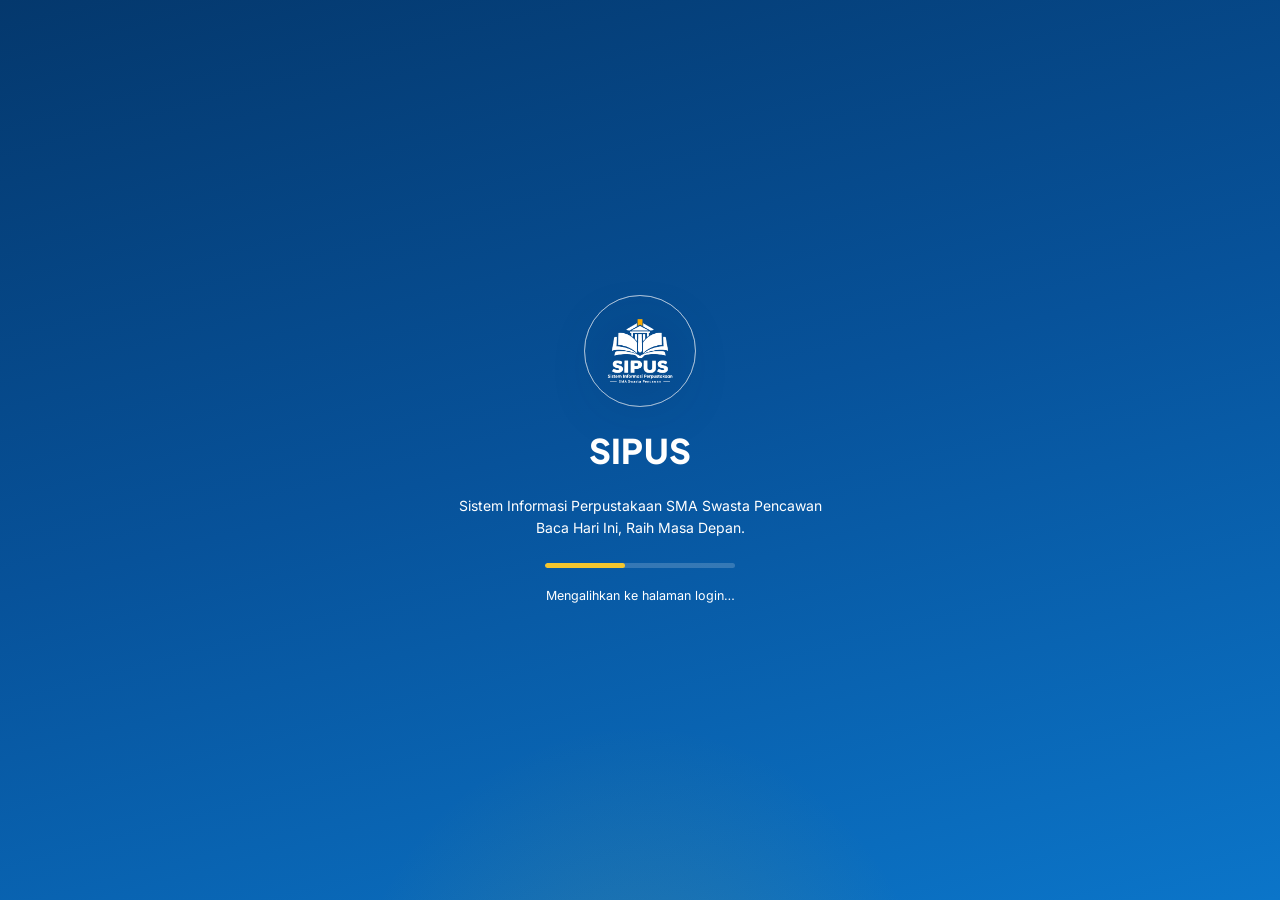
<file: sipus/index.html>
<!DOCTYPE html>
<html lang="id" class="auth-page">
<head>
  <meta charset="UTF-8">
  <meta name="viewport" content="width=device-width, initial-scale=1.0">
  <title>SIPUS — Sistem Informasi Perpustakaan SMA Swasta Pencawan</title>
  <meta name="description" content="SIPUS: platform katalog, stok buku, peminjaman, pengembalian, monitoring siswa, dan administrasi perpustakaan sekolah.">
  <link rel="icon" href="assets/sipus-logo.png">
  <link rel="preconnect" href="https://fonts.googleapis.com">
  <link rel="preconnect" href="https://fonts.gstatic.com" crossorigin>
  <link href="https://fonts.googleapis.com/css2?family=Inter:wght@400;500;600;700;800&family=Plus+Jakarta+Sans:wght@700;800&display=swap" rel="stylesheet">
  <link rel="stylesheet" href="css/style.css">
  <link rel="stylesheet" href="css/auth.css">
</head>
<body class="auth-page">
  <div class="auth-splash">
    <div class="auth-splash__mark">
      <img src="assets/sipus-logo-wy.png" alt="Logo SIPUS">
    </div>
    <div class="auth-splash__name">SIPUS</div>
    <div class="auth-splash__sub">Sistem Informasi Perpustakaan SMA Swasta Pencawan<br>Baca Hari Ini, Raih Masa Depan.</div>
    <div class="auth-splash__bar"><i></i></div>
    <div class="auth-splash__sub" style="font-size:12.5px;opacity:.7;">Mengalihkan ke halaman login…</div>
    <noscript><p style="color:#fff;">Browser kamu belum mengaktifkan JavaScript.</p></noscript>
  </div>
  <script>setTimeout(function () { location.replace("login.html"); }, 1500);</script>
</body>
</html>
</file>
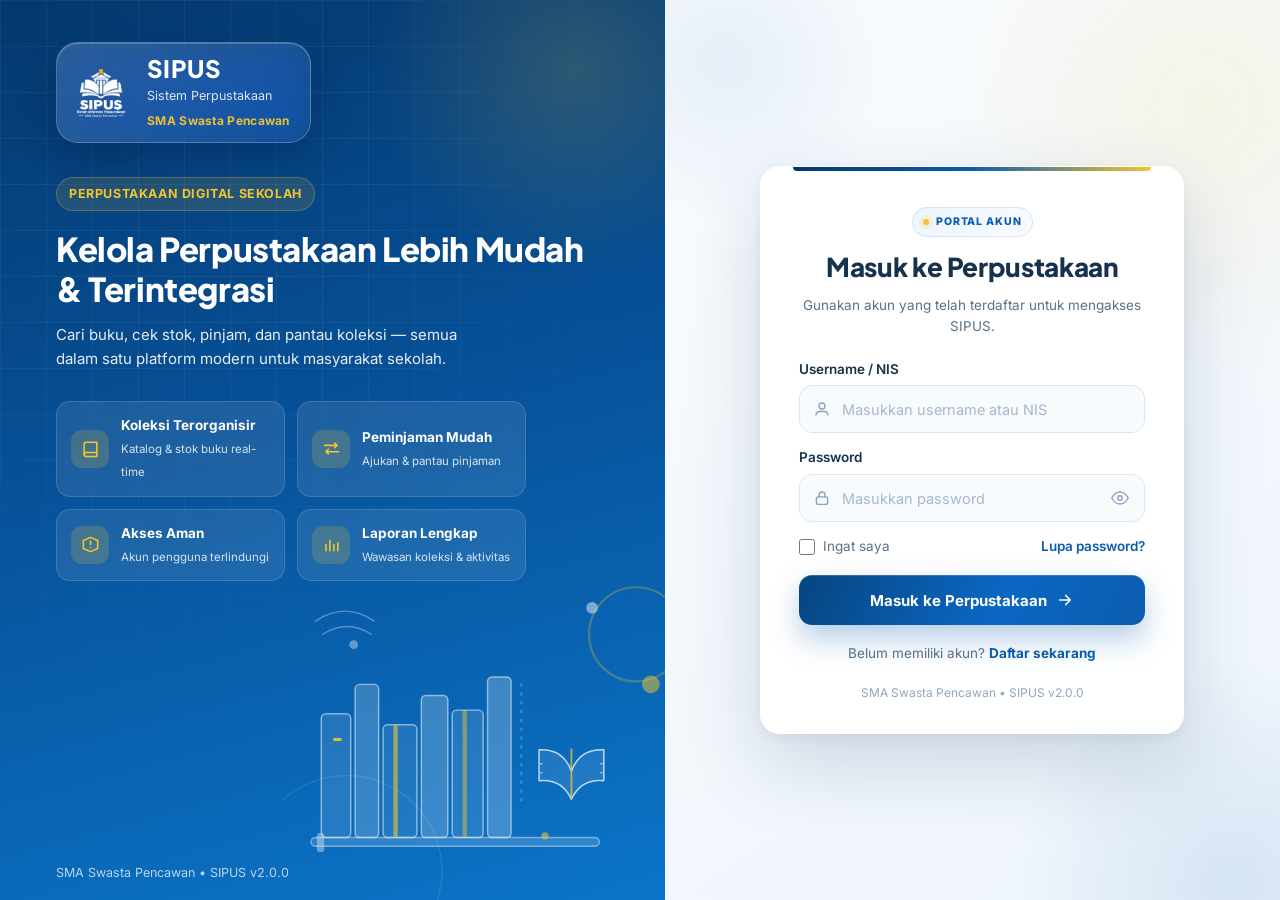
<file: sipus/app-admin.html>
<!DOCTYPE html>
<html lang="id">
<head>
  <meta charset="UTF-8">
  <meta name="viewport" content="width=device-width, initial-scale=1.0">
  <title>SIPUS — Admin</title>
  <link rel="icon" href="assets/sipus-logo.png">
  <link rel="preconnect" href="https://fonts.googleapis.com">
  <link href="https://fonts.googleapis.com/css2?family=Inter:wght@400;500;600;700;800&display=swap" rel="stylesheet">
  <link rel="stylesheet" href="css/style.css">
  <link rel="stylesheet" href="css/admin.css">
  <link rel="stylesheet" href="css/dashboard.css">
  <link rel="stylesheet" href="css/ui-refresh.css">
</head>
<body>
  <div class="app" id="app"></div>

  <script src="js/data.js"></script>
  <script src="js/app.js"></script>
  <script src="js/admin.js"></script>
</body>
</html>
</file>
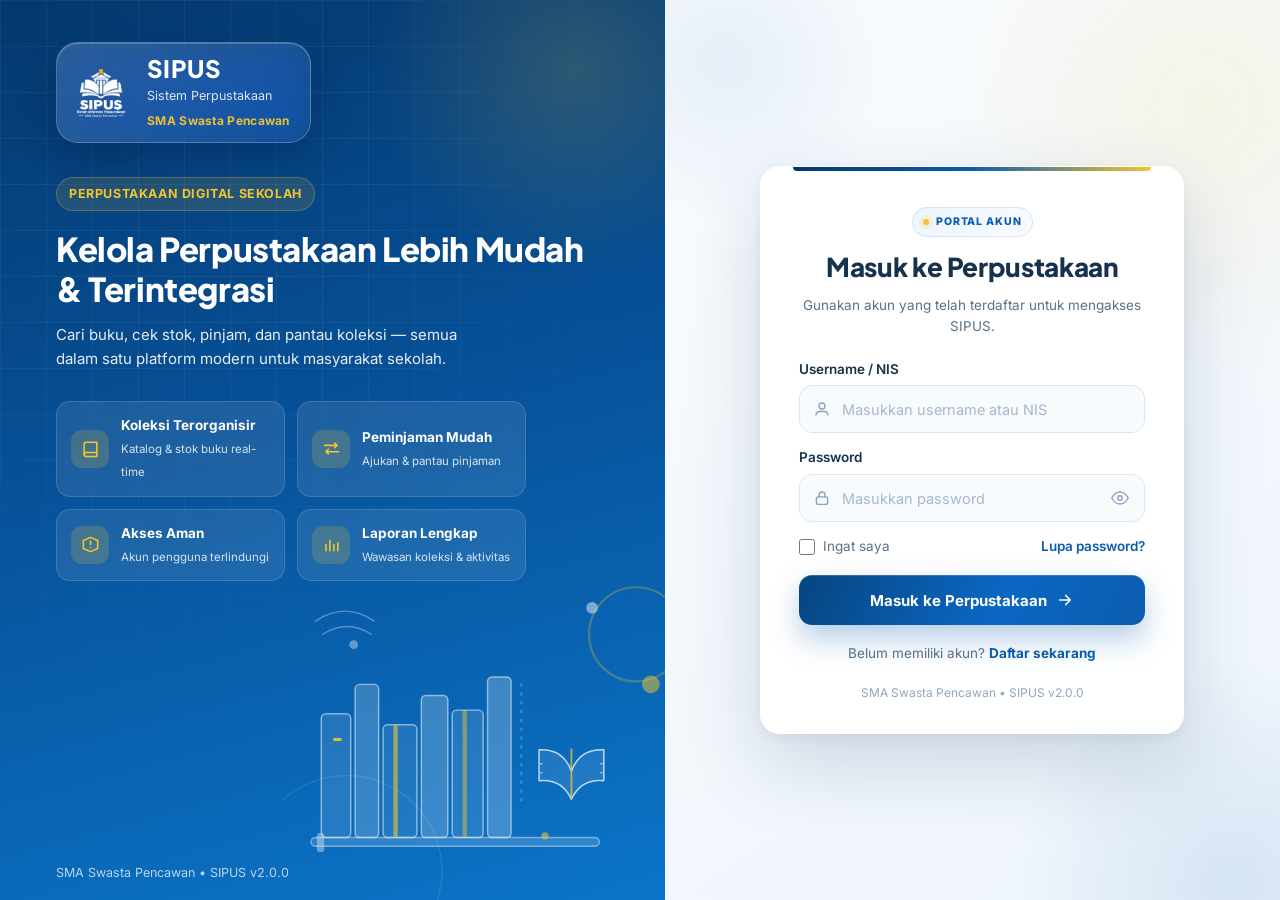
<file: sipus/app-guru.html>
<!DOCTYPE html>
<html lang="id">
<head>
  <meta charset="UTF-8">
  <meta name="viewport" content="width=device-width, initial-scale=1.0">
  <link rel="icon" href="assets/sipus-logo.png">
  <title>SIPUS — Guru</title>
  <link rel="preconnect" href="https://fonts.googleapis.com">
  <link href="https://fonts.googleapis.com/css2?family=Inter:wght@400;500;600;700;800&display=swap" rel="stylesheet">
  <link rel="stylesheet" href="css/style.css">
  <link rel="stylesheet" href="css/dashboard.css">
  <link rel="stylesheet" href="css/ui-refresh.css">
</head>
<body>
  <div class="app" id="app"></div>
  <nav class="bottom-nav" id="bottomNav"></nav>

  <script src="js/data.js"></script>
  <script src="js/app.js"></script>
  <script src="js/guru.js"></script>
</body>
</html>
</file>
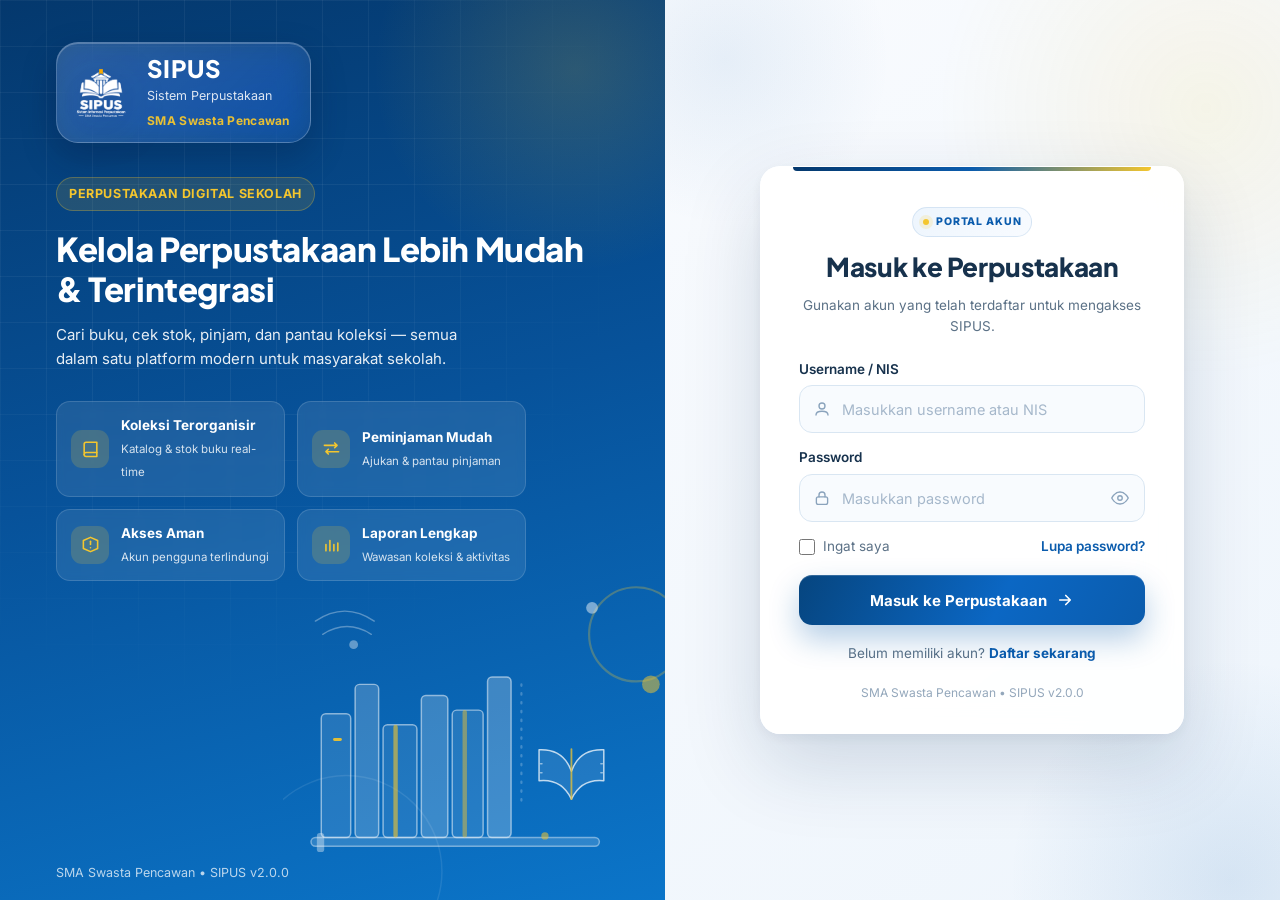
<file: sipus/app-student.html>
<!DOCTYPE html>
<html lang="id">
<head>
  <meta charset="UTF-8">
  <meta name="viewport" content="width=device-width, initial-scale=1.0">
  <title>SIPUS — Siswa</title>
  <link rel="icon" href="assets/sipus-logo.png">
  <link rel="preconnect" href="https://fonts.googleapis.com">
  <link href="https://fonts.googleapis.com/css2?family=Inter:wght@400;500;600;700;800&display=swap" rel="stylesheet">
  <link rel="stylesheet" href="css/style.css">
  <link rel="stylesheet" href="css/dashboard.css">
  <link rel="stylesheet" href="css/ui-refresh.css">
</head>
<body>
  <div class="app" id="app"></div>

  <nav class="bottom-nav" id="bottomNav"></nav>

  <script src="js/data.js"></script>
  <script src="js/app.js"></script>
  <script src="js/student.js"></script>
</body>
</html>
</file>
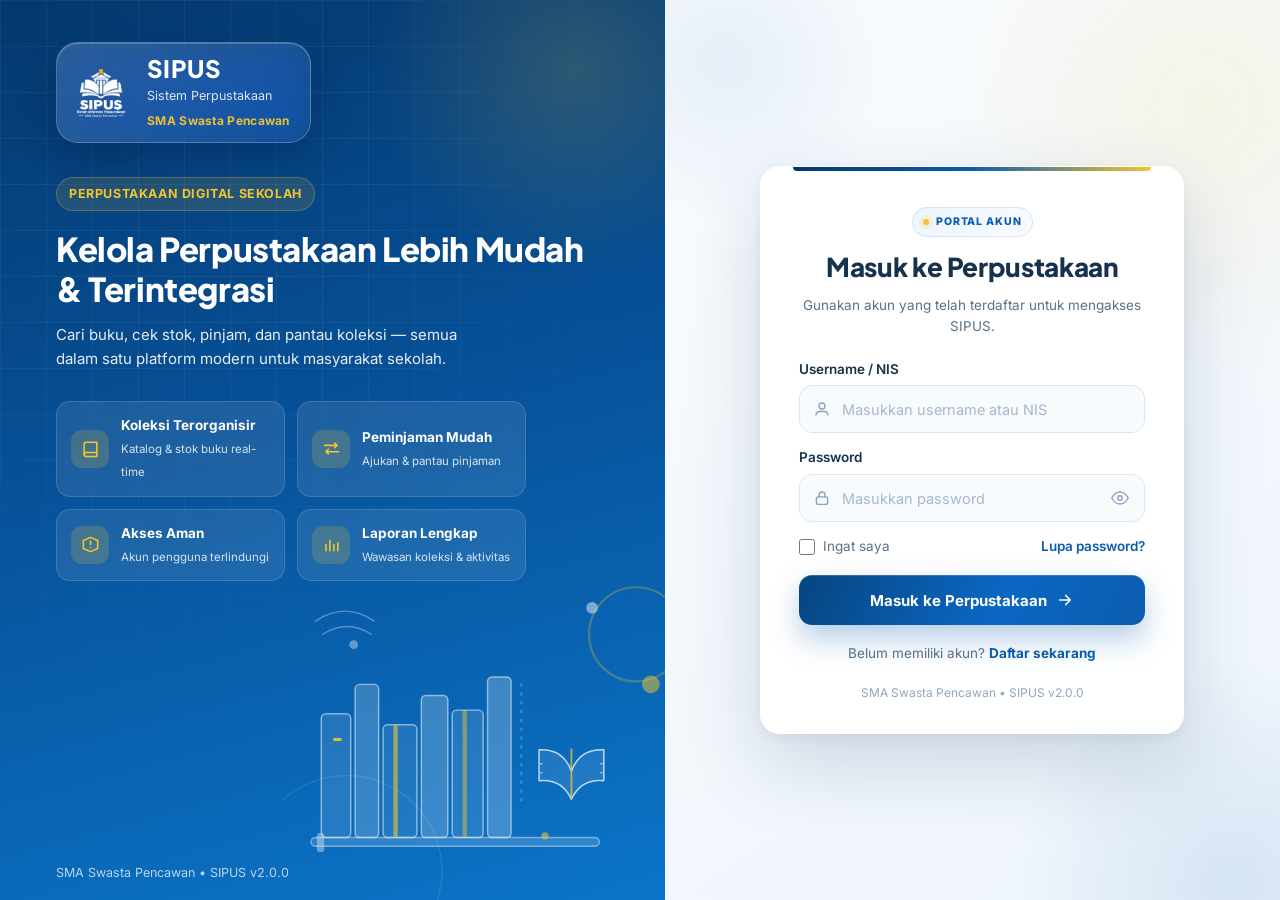
<file: sipus/app-teacher.html>
<!DOCTYPE html>
<html lang="id">
<head>
  <meta charset="UTF-8">
  <meta name="viewport" content="width=device-width, initial-scale=1.0">
  <title>SIPUS — Portal Guru</title>
  <link rel="icon" href="assets/sipus-logo.png">
  <link rel="preconnect" href="https://fonts.googleapis.com">
  <link href="https://fonts.googleapis.com/css2?family=Inter:wght@400;500;600;700;800&display=swap" rel="stylesheet">
  <link rel="stylesheet" href="css/style.css">
</head>
<body>
  <div class="app" id="app"></div>
  <script src="js/data.js"></script>
  <script src="js/app.js"></script>
  <script src="js/teacher.js"></script>
</body>
</html>
</file>
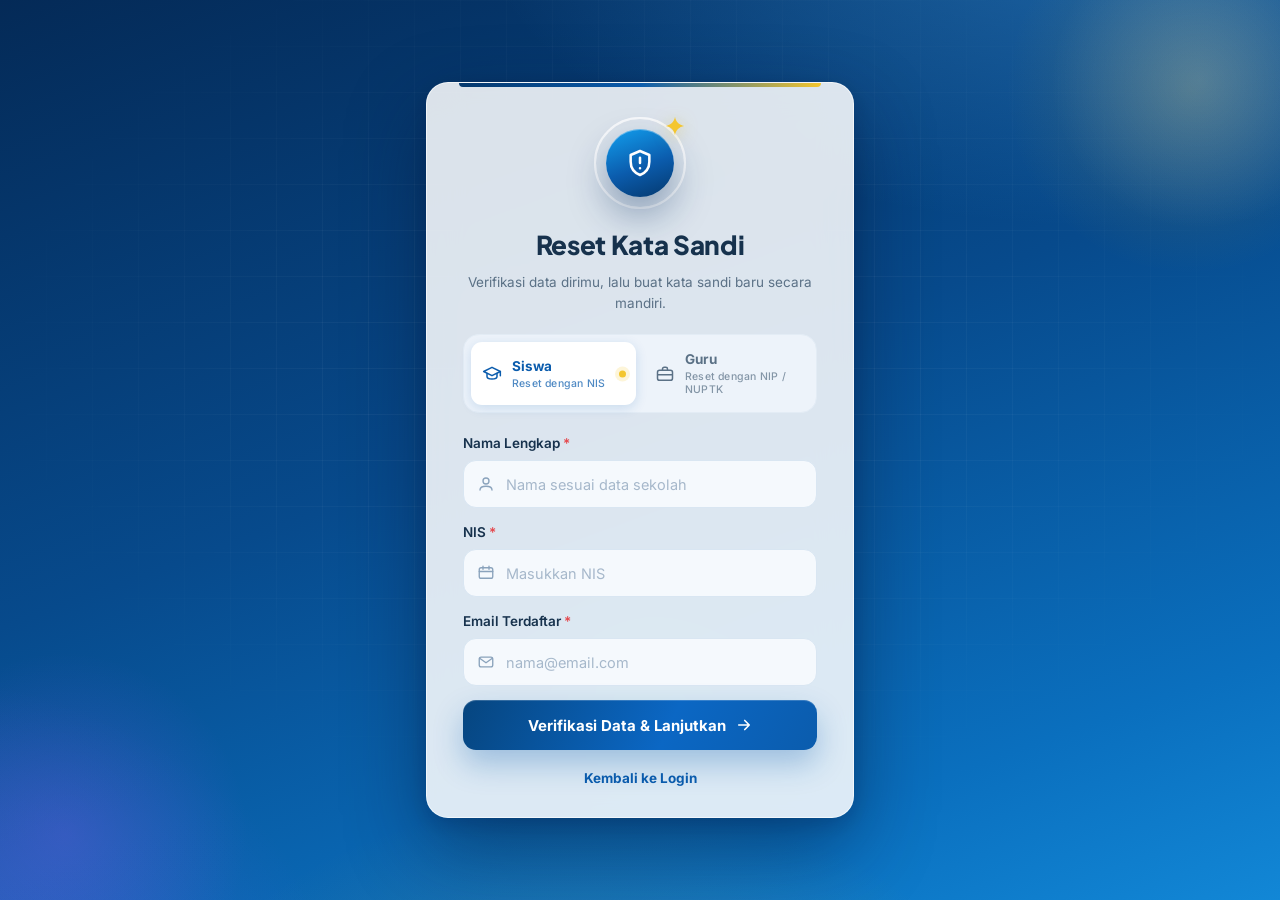
<file: sipus/forgot.html>
<!DOCTYPE html>
<html lang="id" class="auth-page">
<head>
  <meta charset="UTF-8">
  <meta name="viewport" content="width=device-width, initial-scale=1.0">
  <title>SIPUS — Reset Kata Sandi</title>
  <link rel="icon" href="assets/sipus-logo.png">
  <link rel="preconnect" href="https://fonts.googleapis.com">
  <link rel="preconnect" href="https://fonts.gstatic.com" crossorigin>
  <link href="https://fonts.googleapis.com/css2?family=Inter:wght@400;500;600;700;800&family=Plus+Jakarta+Sans:wght@700;800&display=swap" rel="stylesheet">
  <link rel="stylesheet" href="css/style.css">
  <link rel="stylesheet" href="css/auth.css">
  <link rel="stylesheet" href="css/ui-refresh.css">
</head>
<body class="auth-page auth-recovery">
  <div class="auth-centered">
    <span class="af-orb af-orb--1" aria-hidden="true"></span>
    <span class="af-orb af-orb--2" aria-hidden="true"></span>
    <span class="af-orb af-orb--3" aria-hidden="true"></span>

    <section class="auth-card">
      <div class="auth-card-head">
        <div class="af-medallion" aria-hidden="true">
          <i class="af-medallion__ring"></i>
          <i class="af-medallion__ring af-medallion__ring--2"></i>
          <span class="af-medallion__ic">
            <svg viewBox="0 0 24 24" fill="none" stroke="currentColor" stroke-width="1.9" stroke-linecap="round" stroke-linejoin="round"><path d="M12 3l7 3v5c0 4.6-2.9 8.3-7 10-4.1-1.7-7-5.4-7-10V6l7-3Z"/><path d="M12 8v4M12 16h.01"/></svg>
          </span>
          <span class="af-medallion__spark">
            <svg viewBox="0 0 24 24" fill="currentColor"><path d="M12 2c1 6 4.5 9 10 10-5.5 1-9 4.5-10 10-1-5.5-4.5-9-10-10 5.5-1 9-4 10-10Z"/></svg>
          </span>
        </div>
        <h2>Reset Kata Sandi</h2>
        <p>Verifikasi data dirimu, lalu buat kata sandi baru secara mandiri.</p>
      </div>

      <div class="a-switch" id="roleSwitch" role="tablist">
        <button type="button" class="active" data-role="siswa" role="tab" aria-selected="true">
          <svg viewBox="0 0 24 24" fill="none" stroke="currentColor" stroke-width="1.8" stroke-linecap="round" stroke-linejoin="round"><path d="M2 9 12 4l10 5-10 5L2 9Z"/><path d="M6 11.5V15c0 1.8 2.7 3 6 3s6-1.2 6-3v-3.5"/><path d="M22 9v5"/></svg>
          <span class="a-switch-label"><b>Siswa</b><small>Reset dengan NIS</small></span>
        </button>
        <button type="button" data-role="guru" role="tab" aria-selected="false">
          <svg viewBox="0 0 24 24" fill="none" stroke="currentColor" stroke-width="1.8" stroke-linecap="round" stroke-linejoin="round"><rect x="3" y="7.5" width="18" height="12" rx="2.5"/><path d="M9 7.5V6a2 2 0 0 1 2-2h2a2 2 0 0 1 2 2v1.5M3.5 13h17"/></svg>
          <span class="a-switch-label"><b>Guru</b><small>Reset dengan NIP / NUPTK</small></span>
        </button>
      </div>

      <div class="a-phases">
        <!-- ===== FASE 1: VERIFIKASI ===== -->
        <div class="a-phase active" id="phaseVerify">
          <div id="alertBox"></div>
          <form id="verifyForm" novalidate>
            <div class="a-field" id="fNama">
              <label for="rNama">Nama Lengkap <span class="req">*</span></label>
              <div class="a-input">
                <svg viewBox="0 0 24 24" fill="none" stroke="currentColor" stroke-width="1.8" stroke-linecap="round" stroke-linejoin="round"><circle cx="12" cy="8" r="4"/><path d="M4 20c0-3.5 3.6-5 8-5s8 1.5 8 5"/></svg>
                <input type="text" id="rNama" placeholder="Nama sesuai data sekolah" autocomplete="name">
              </div>
              <span class="a-feedback" id="fbNama"></span>
            </div>

            <div class="a-field" id="fIdentitas">
              <label for="rIdentitas" id="lblIdentitas">NIS <span class="req">*</span></label>
              <div class="a-input">
                <svg viewBox="0 0 24 24" fill="none" stroke="currentColor" stroke-width="1.8" stroke-linecap="round" stroke-linejoin="round"><rect x="3" y="5" width="18" height="14" rx="2.5"/><path d="M16 3v4M8 3v4M3 10h18"/></svg>
                <input type="text" id="rIdentitas" placeholder="Masukkan NIS" autocomplete="off" inputmode="text">
              </div>
              <span class="a-feedback" id="fbIdentitas"></span>
            </div>

            <div class="a-field" id="fEmail">
              <label for="rEmail">Email Terdaftar <span class="req">*</span></label>
              <div class="a-input">
                <svg viewBox="0 0 24 24" fill="none" stroke="currentColor" stroke-width="1.8" stroke-linecap="round" stroke-linejoin="round"><rect x="3" y="5.5" width="18" height="13" rx="2.5"/><path d="m3.5 7 8.5 6 8.5-6"/></svg>
                <input type="email" id="rEmail" placeholder="nama@email.com" autocomplete="email">
              </div>
              <span class="a-feedback" id="fbEmail"></span>
            </div>

            <button type="submit" class="a-btn" id="btnVerify">
              Verifikasi Data &amp; Lanjutkan
              <svg viewBox="0 0 24 24" fill="none" stroke="currentColor" stroke-width="2.2" stroke-linecap="round" stroke-linejoin="round"><path d="M5 12h14M13 6l6 6-6 6"/></svg>
            </button>
          </form>

          <p class="auth-cta"><a href="login.html">Kembali ke Login</a></p>
        </div>

        <!-- ===== FASE 2: PASSWORD BARU ===== -->
        <div class="a-phase" id="phaseNewPass">
          <div id="alertBox2"></div>
          <p id="resetContext" class="auth-note" style="margin-top:0;margin-bottom:16px;"></p>
          <form id="resetForm" novalidate>
            <div class="a-field" id="fPw">
              <label for="pw">Kata Sandi Baru <span class="req">*</span></label>
              <div class="a-input">
                <svg viewBox="0 0 24 24" fill="none" stroke="currentColor" stroke-width="1.8" stroke-linecap="round" stroke-linejoin="round"><rect x="4.5" y="10.5" width="15" height="10" rx="2.5"/><path d="M8 10.5V8a4 4 0 0 1 8 0v2.5"/></svg>
                <input type="password" id="pw" placeholder="Minimal 6 karakter" autocomplete="new-password">
                <button type="button" class="a-pass-toggle" id="togglePw" title="Tampilkan password">
                  <svg viewBox="0 0 24 24" fill="none" stroke="currentColor" stroke-width="1.8" stroke-linecap="round" stroke-linejoin="round"><path d="M1 12s4-8 11-8 11 8 11 8-4 8-11 8-11-8-11-8z"/><circle cx="12" cy="12" r="3"/></svg>
                </button>
              </div>
              <div class="pw-meter" id="pwMeter">
                <span class="pw-meter__bars"><i></i><i></i><i></i></span>
                <span class="pw-meter__label" id="pwLabel">Minimal 6 karakter</span>
              </div>
              <span class="a-feedback" id="fbPw"></span>
            </div>

            <div class="a-field" id="fCf">
              <label for="cf">Ulangi Kata Sandi <span class="req">*</span></label>
              <div class="a-input">
                <svg viewBox="0 0 24 24" fill="none" stroke="currentColor" stroke-width="1.8" stroke-linecap="round" stroke-linejoin="round"><rect x="4.5" y="10.5" width="15" height="10" rx="2.5"/><path d="M8 10.5V8a4 4 0 0 1 8 0v2.5"/></svg>
                <input type="password" id="cf" placeholder="Ulangi kata sandi" autocomplete="new-password">
                <button type="button" class="a-pass-toggle" id="toggleCf" title="Tampilkan password">
                  <svg viewBox="0 0 24 24" fill="none" stroke="currentColor" stroke-width="1.8" stroke-linecap="round" stroke-linejoin="round"><path d="M1 12s4-8 11-8 11 8 11 8-4 8-11 8-11-8-11-8z"/><circle cx="12" cy="12" r="3"/></svg>
                </button>
              </div>
              <span class="a-feedback" id="fbCf"></span>
            </div>

            <button type="submit" class="a-btn" id="btnSave">
              Simpan Kata Sandi Baru
              <svg viewBox="0 0 24 24" fill="none" stroke="currentColor" stroke-width="2.2" stroke-linecap="round" stroke-linejoin="round"><path d="M20 6 9 17l-5-5"/></svg>
            </button>
          </form>
          <button type="button" class="a-back-link" id="btnBackVerify" style="margin-top:14px;">
            <svg viewBox="0 0 24 24" fill="none" stroke="currentColor" stroke-width="2.2" stroke-linecap="round" stroke-linejoin="round"><path d="M19 12H5M11 18l-6-6 6-6"/></svg>
            Kembali ke Verifikasi
          </button>
        </div>

        <!-- ===== FASE 3: SUKSES ===== -->
        <div class="a-phase" id="phaseDone">
          <div id="successBox"></div>
        </div>
      </div>
    </section>
  </div>

  <script src="js/data.js"></script>
  <script src="js/app.js"></script>
  <script>
    (function () {
      const S = window.SIPUS, A = window.APP;
      const $ = id => document.getElementById(id);

      let state = { role: "siswa", user: null };

      const ICONS = {
        alert: '<svg viewBox="0 0 24 24" fill="none" stroke="currentColor" stroke-width="2" stroke-linecap="round" stroke-linejoin="round"><circle cx="12" cy="12" r="9"/><path d="M12 8v5M12 16h.01"/></svg>',
        ok: '<svg viewBox="0 0 24 24" fill="none" stroke="currentColor" stroke-width="3" stroke-linecap="round" stroke-linejoin="round"><path d="m5 12.5 5 5 9-11"/></svg>',
        arrow: '<svg viewBox="0 0 24 24" fill="none" stroke="currentColor" stroke-width="2.2" stroke-linecap="round" stroke-linejoin="round"><path d="M5 12h14M13 6l6 6-6 6"/></svg>'
      };

      function alertBox(boxId, msg) {
        $(boxId).innerHTML = msg
          ? `<div class="a-alert a-alert--error">${ICONS.alert}<span>${A.esc(msg)}</span></div>`
          : "";
      }
      function setErr(fid, fbId, msg) {
        $(fbId).textContent = msg;
        $(fbId).className = "a-feedback is-error";
        $(fid).classList.add("is-invalid");
      }
      function clearFb() {
        document.querySelectorAll(".a-feedback").forEach(f => { f.textContent = ""; f.className = "a-feedback"; });
        document.querySelectorAll(".a-field").forEach(f => f.classList.remove("is-invalid", "is-valid"));
      }
      function normId(s) { return String(s || "").trim(); }
      function normEmail(s) { return String(s || "").trim().toLowerCase().replace(/\s+/g, " "); }
      function normName(s) {
        return String(s || "").toLowerCase()
          .replace(/^(bapak|ibu|bu|pak|guru)\s+/i, "")
          .replace(/[^a-z0-9\s]/g, " ")
          .replace(/\s+/g, " ").trim();
      }

      function setRole(role) {
        state.role = role;
        state.user = null;
        document.querySelectorAll("#roleSwitch button").forEach(b => {
          const on = b.dataset.role === role;
          b.classList.toggle("active", on);
          b.setAttribute("aria-selected", String(on));
          b.setAttribute("tabindex", on ? "0" : "-1");
        });
        const isSiswa = role === "siswa";
        $("lblIdentitas").innerHTML = (isSiswa ? "NIS" : "NIP / NUPTK / No. Induk") + ' <span class="req">*</span>';
        $("rIdentitas").placeholder = isSiswa ? "Masukkan NIS" : "Masukkan NIP / NUPTK / No. Induk";
        $("rIdentitas").inputmode = isSiswa ? "numeric" : "text";
        goVerify();
      }

      function goVerify() {
        state.user = null;
        $("phaseVerify").classList.add("active");
        $("phaseNewPass").classList.remove("active");
        $("phaseDone").classList.remove("active");
      }

      function toggle(btn, input) {
        $(btn).onclick = () => {
          const p = $(input);
          const isPwd = p.type === "password";
          p.type = isPwd ? "text" : "password";
          $(btn).innerHTML = isPwd
            ? '<svg viewBox="0 0 24 24" fill="none" stroke="currentColor" stroke-width="1.8" stroke-linecap="round" stroke-linejoin="round"><path d="M17.94 17.94A10.1 10.1 0 0 1 12 20c-7 0-11-8-11-8a18.5 18.5 0 0 1 5.06-5.94M9.9 4.24A9.1 9.1 0 0 1 12 4c7 0 11 8 11 8a18.5 18.5 0 0 1-2.16 3.19M14.12 14.12a3 3 0 1 1-4.24-4.24"/><path d="M1 1l22 22"/></svg>'
            : '<svg viewBox="0 0 24 24" fill="none" stroke="currentColor" stroke-width="1.8" stroke-linecap="round" stroke-linejoin="round"><path d="M1 12s4-8 11-8 11 8 11 8-4 8-11 8-11-8-11-8z"/><circle cx="12" cy="12" r="3"/></svg>';
        };
      }
      toggle("togglePw", "pw");
      toggle("toggleCf", "cf");

      function strength(pw) { let s = 0; if (pw.length >= 6) s++; if (pw.length >= 10) s++; if (/[a-z]/.test(pw) && /[A-Z]/.test(pw)) s++; if (/\d/.test(pw) || /\W/.test(pw)) s++; return s; }

      $("pw").oninput = function () {
        const v = this.value;
        const meter = $("pwMeter");
        const label = $("pwLabel");
        $("fbPw").textContent = ""; $("fbPw").className = "a-feedback";
        $("fPw").classList.remove("is-invalid", "is-valid");
        if (!v) { meter.className = "pw-meter"; label.textContent = "Minimal 6 karakter"; return; }
        const sc = strength(v);
        meter.classList.add("show");
        meter.classList.toggle("weak", sc <= 1);
        meter.classList.toggle("fair", sc === 2);
        meter.classList.toggle("strong", sc >= 3);
        const on = sc >= 3 ? 3 : sc === 2 ? 2 : 1;
        meter.querySelectorAll("i").forEach((i, idx) => i.classList.toggle("on", idx < on));
        label.textContent = sc >= 3 ? "Kuat" : sc === 2 ? "Cukup" : "Lemah";
      };
      $("cf").oninput = function () {
        const v = this.value;
        const fb = $("fbCf");
        if (!v) { fb.textContent = ""; fb.className = "a-feedback"; $("fCf").classList.remove("is-invalid", "is-valid"); return; }
        if (v === $("pw").value) { fb.textContent = "Kata sandi sesuai."; fb.className = "a-feedback is-ok"; $("fCf").classList.remove("is-invalid"); $("fCf").classList.add("is-valid"); }
        else { fb.textContent = "Kata sandi belum sama."; fb.className = "a-feedback is-error"; $("fCf").classList.add("is-invalid"); $("fCf").classList.remove("is-valid"); }
      };

      $("roleSwitch").querySelectorAll("button").forEach(b => b.onclick = () => setRole(b.dataset.role));

      document.querySelectorAll('[data-role]').forEach(b => b.addEventListener("keydown", e => {
        if (e.key === " " || e.key === "Enter") { e.preventDefault(); setRole(b.dataset.role); }
      }));

      // ---------- FASE 1: verifikasi identitas ----------
      $("verifyForm").onsubmit = function (e) {
        e.preventDefault();
        clearFb();
        alertBox("alertBox", "");
        let ok = true;
        const nama = $("rNama").value;
        const identitas = $("rIdentitas").value.trim();
        const email = $("rEmail").value.trim();
        if (nama.length < 3) { setErr("fNama", "fbNama", "Nama lengkap wajib diisi (minimal 3 karakter)."); ok = false; }
        if (!identitas) { setErr("fIdentitas", "fbIdentitas", state.role === "siswa" ? "NIS wajib diisi." : "NIP / NUPTK / No. Induk wajib diisi."); ok = false; }
        if (!/^[^\s@]+@[^\s@]+\.[^\s@]+$/.test(email)) { setErr("fEmail", "fbEmail", "Format email tidak valid."); ok = false; }
        if (!ok) return;

        const db = S.getDB();
        let profile = null, user = null;

        if (state.role === "siswa") {
          profile = (db.students || []).find(st => normId(st.nis) === normId(identitas) && normName(st.nama) === normName(nama) && normEmail(st.email) === normEmail(email));
          if (profile) user = db.users.find(u => u.id === profile.user_id);
        } else {
          profile = (db.teacher_profiles || []).find(t => normId(t.nip) === normId(identitas) && normName(t.nama) === normName(nama) && normEmail(t.email) === normEmail(email));
          if (profile) user = db.users.find(u => u.id === profile.user_id);
        }

        if (!profile || !user) {
          alertBox("alertBox", "Data tidak cocok dengan akun terdaftar. Periksa kembali nama lengkap, " +
            (state.role === "siswa" ? "NIS" : "NIP / NUPTK / No. Induk") + ", dan email yang kamu isi.");
          return;
        }

        state.user = user;
        $("resetContext").innerHTML = "Akun <b>" + A.esc(user.username) + "</b> terverifikasi. Buat kata sandi baru untuk akun tersebut.";
        $("phaseVerify").classList.remove("active");
        $("phaseNewPass").classList.add("active");
      };

      $("btnBackVerify").onclick = () => { alertBox("alertBox2", ""); goVerify(); };

      // ---------- FASE 2: simpan password baru ----------
      $("resetForm").onsubmit = function (e) {
        e.preventDefault();
        alertBox("alertBox2", "");
        let ok = true;
        const pw = $("pw").value;
        const cf = $("cf").value;
        if (pw.length < 6) { setErr("fPw", "fbPw", "Kata sandi minimal 6 karakter."); ok = false; }
        if (cf !== pw || !cf) { setErr("fCf", "fbCf", "Ulangi kata sandi belum sama."); ok = false; }
        if (!ok) return;

        const btn = $("btnSave");
        btn.classList.add("is-loading");
        setTimeout(() => {
          btn.classList.remove("is-loading");
          const db = S.getDB();
          state.user.password = pw;
          db.audit_logs = db.audit_logs || [];
          db.audit_logs.unshift({
            id: S.uid("au-"), user_id: state.user.id,
            action: "Reset Password", module: "Auth",
            detail: "Kata sandi diatur ulang secara mandiri melalui halaman Lupa Password.",
            created_at: new Date().toISOString()
          });
          S.saveDB(db);
          $("phaseNewPass").classList.remove("active");
          $("phaseDone").classList.add("active");
          $("successBox").innerHTML = `
            <div class="a-success">
              <div class="a-check-badge ok ring" style="position:relative;">${ICONS.ok}</div>
              <h3>Kata Sandi Diperbarui</h3>
              <p>Kata sandi akun <b>${A.esc(state.user.username)}</b> berhasil diganti. Silakan masuk dengan kata sandi baru.</p>
              <a href="login.html" class="a-btn" style="text-decoration:none;">Masuk ke Perpustakaan ${ICONS.arrow}</a>
            </div>`;
        }, 550);
      };

      setRole("siswa");
    })();
  </script>
</body>
</html>
</file>
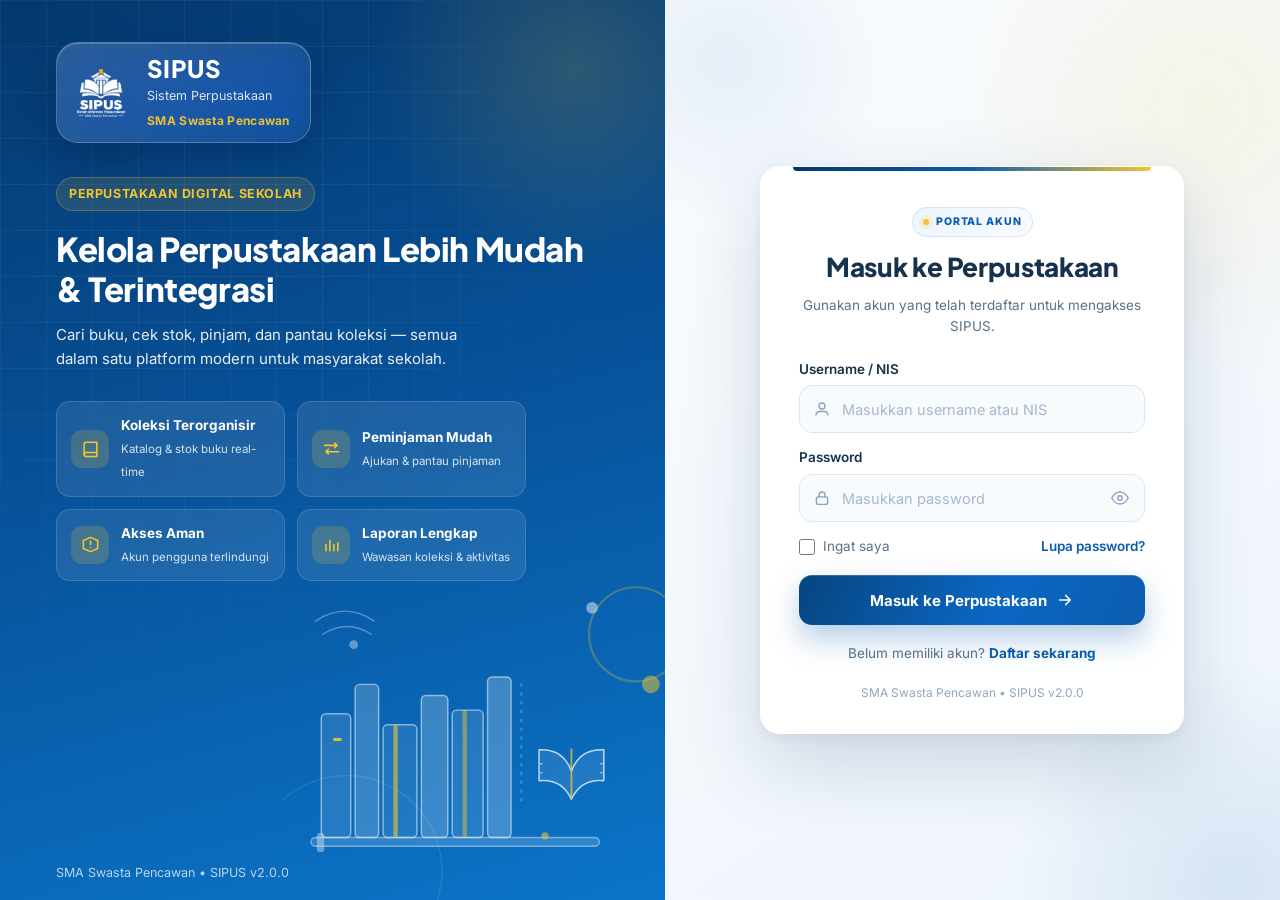
<file: sipus/login.html>
<!DOCTYPE html>
<html lang="id" class="auth-page">
<head>
  <meta charset="UTF-8">
  <meta name="viewport" content="width=device-width, initial-scale=1.0">
  <title>SIPUS — Masuk</title>
  <link rel="icon" href="assets/sipus-logo.png">
  <link rel="preconnect" href="https://fonts.googleapis.com">
  <link rel="preconnect" href="https://fonts.gstatic.com" crossorigin>
  <link href="https://fonts.googleapis.com/css2?family=Inter:wght@400;500;600;700;800&family=Plus+Jakarta+Sans:wght@700;800&display=swap" rel="stylesheet">
  <link rel="stylesheet" href="css/style.css">
  <link rel="stylesheet" href="css/auth.css">
  <link rel="stylesheet" href="css/ui-refresh.css">
</head>
<body class="auth-page auth-login">
  <div class="auth-shell">

    <!-- ======== PANEL BRANDING (kiri) ======== -->
    <aside class="auth-brand">
      <div class="auth-brand-inner">
        <div class="auth-brand-top">
          <div class="auth-brand-glass">
            <img class="auth-brand-mark" id="brandLogo" src="assets/sipus-logo-wy.png" alt="Logo SIPUS">
            <div class="auth-brand-names">
              <div class="auth-brand-name">SIPUS</div>
              <div class="auth-brand-sub">Sistem Perpustakaan</div>
              <div class="auth-brand-school" id="brandSchool">SMA Swasta Pencawan</div>
            </div>
          </div>
        </div>

        <div class="auth-brand-copy">
          <span class="auth-kicker">Perpustakaan Digital Sekolah</span>
          <h1>Kelola Perpustakaan Lebih Mudah &amp; Terintegrasi</h1>
          <p>Cari buku, cek stok, pinjam, dan pantau koleksi — semua dalam satu platform modern untuk masyarakat sekolah.</p>

          <ul class="auth-features">
            <li>
              <span class="af-ic"><svg viewBox="0 0 24 24" fill="none" stroke="currentColor" stroke-width="2" stroke-linecap="round" stroke-linejoin="round"><path d="M4 19.5A2.5 2.5 0 0 1 6.5 17H20V4H6.5A2.5 2.5 0 0 0 4 6.5v13z"/><path d="M4 19.5A2.5 2.5 0 0 0 6.5 22H20v-5"/></svg></span>
              <span><b>Koleksi Terorganisir</b><small>Katalog &amp; stok buku real-time</small></span>
            </li>
            <li>
              <span class="af-ic"><svg viewBox="0 0 24 24" fill="none" stroke="currentColor" stroke-width="2" stroke-linecap="round" stroke-linejoin="round"><path d="M3 8h16M19 8l-3-3M19 8l-3 3M21 16H5M5 16l3-3M5 16l3 3"/></svg></span>
              <span><b>Peminjaman Mudah</b><small>Ajukan &amp; pantau pinjaman</small></span>
            </li>
            <li>
              <span class="af-ic"><svg viewBox="0 0 24 24" fill="none" stroke="currentColor" stroke-width="2" stroke-linecap="round" stroke-linejoin="round"><path d="M21 12V7l-9-4-9 4v10l9 4 9-4v-5z"/><path d="M12 8v4"/><path d="M12 16h.01"/></svg></span>
              <span><b>Akses Aman</b><small>Akun pengguna terlindungi</small></span>
            </li>
            <li>
              <span class="af-ic"><svg viewBox="0 0 24 24" fill="none" stroke="currentColor" stroke-width="2" stroke-linecap="round" stroke-linejoin="round"><path d="M5 20V12M10 20V7M15 20v-8M20 20V10"/></svg></span>
              <span><b>Laporan Lengkap</b><small>Wawasan koleksi &amp; aktivitas</small></span>
            </li>
          </ul>
        </div>
      </div>

      <!-- Ilustrasi perpustakaan (abstrak, tanpa manusia) -->
      <div class="auth-art" aria-hidden="true">
        <svg viewBox="0 0 560 470" fill="none">
          <circle cx="86" cy="404" r="130" stroke="#fff" stroke-opacity=".1" stroke-width="2"/>
          <circle cx="480" cy="82" r="64" stroke="#F4C62E" stroke-opacity=".3" stroke-width="3"/>
          <circle cx="500" cy="150" r="12" fill="#F4C62E" fill-opacity=".55"/>
          <circle cx="420" cy="46" r="8" fill="#fff" fill-opacity=".5"/>
          <path d="M44 64c26-18 54-18 80 0M54 82c22-14 44-14 66 0" stroke="#fff" stroke-opacity=".35" stroke-width="2" stroke-linecap="round"/>

          <!-- rak -->
          <rect x="38" y="358" width="392" height="12" rx="6" fill="#fff" fill-opacity=".16" stroke="#fff" stroke-opacity=".45" stroke-width="2"/>
          <rect x="46" y="352" width="10" height="26" rx="4" fill="#fff" fill-opacity=".4"/>

          <!-- deret buku -->
          <g stroke="#fff" stroke-opacity=".55" stroke-width="2">
            <rect x="52" y="190" width="40" height="168" rx="6" fill="#fff" fill-opacity=".12"/>
            <rect x="98" y="150" width="32" height="208" rx="6" fill="#fff" fill-opacity=".2"/>
            <rect x="136" y="205" width="46" height="153" rx="6" fill="#fff" fill-opacity=".1"/>
            <rect x="188" y="165" width="36" height="193" rx="6" fill="#fff" fill-opacity=".22"/>
            <rect x="230" y="185" width="42" height="173" rx="6" fill="#fff" fill-opacity=".12"/>
            <rect x="278" y="140" width="32" height="218" rx="6" fill="#fff" fill-opacity=".24"/>
          </g>
          <!-- punggung emas -->
          <rect x="150" y="205" width="6" height="153" rx="3" fill="#F4C62E" fill-opacity=".65"/>
          <rect x="244" y="185" width="6" height="173" rx="3" fill="#F4C62E" fill-opacity=".5"/>
          <line x1="70" y1="225" x2="78" y2="225" stroke="#F4C62E" stroke-width="4" stroke-linecap="round"/>
          <path d="M324 150v158" stroke="#fff" stroke-opacity=".25" stroke-width="3" stroke-dasharray="2 10" stroke-linecap="round"/>

          <!-- buku terbuka -->
          <g stroke="#fff" stroke-opacity=".8" stroke-width="2" stroke-linecap="round" stroke-linejoin="round">
            <path d="M392 268c-8-22-24-30-44-29v42c19-2 34 4 44 25 10-21 25-27 44-25v-42c-20-1-36 7-44 29z" fill="#fff" fill-opacity=".1"/>
            <line x1="392" y1="238" x2="392" y2="306" stroke="#F4C62E" stroke-width="2.5"/>
            <path d="M352 258h-2M352 270h-2M432 258h2M432 270h2" stroke="#fff" stroke-opacity=".55"/>
          </g>

          <!-- titik mengambang -->
          <circle cx="356" cy="356" r="5" fill="#F4C62E" fill-opacity=".6"/>
          <circle cx="96" cy="96" r="6" fill="#fff" fill-opacity=".4"/>
        </svg>
      </div>

      <div class="auth-brand-foot" id="brandFoot">SMA Swasta Pencawan • SIPUS v2.0.0</div>
    </aside>

    <!-- ======== PANEL FORM (kanan) ======== -->
    <main class="auth-main">
      <section class="auth-card">
        <div class="auth-mobile-brand">
          <span class="auth-mobile-brand-kicker">Portal Akun</span>
          <span class="auth-mobile-brand-name">SIPUS</span>
        </div>

        <div class="auth-card-head">
          <span class="auth-card-kicker">Portal Akun</span>
          <h2 id="loginTitle">Masuk ke Perpustakaan</h2>
          <p id="loginSub">Gunakan akun yang telah terdaftar untuk mengakses SIPUS.</p>
        </div>

        <div id="alertBox"></div>

        <form id="loginForm" novalidate>
          <div class="a-field" id="userField">
            <label for="username">Username / NIS</label>
            <div class="a-input">
              <svg viewBox="0 0 24 24" fill="none" stroke="currentColor" stroke-width="1.8" stroke-linecap="round" stroke-linejoin="round"><circle cx="12" cy="8" r="4"/><path d="M4 20c0-3.5 3.6-5 8-5s8 1.5 8 5"/></svg>
              <input type="text" id="username" placeholder="Masukkan username atau NIS" autocomplete="username" inputmode="text">
            </div>
          </div>

          <div class="a-field" id="passField">
            <label for="password">Password</label>
            <div class="a-input">
              <svg viewBox="0 0 24 24" fill="none" stroke="currentColor" stroke-width="1.8" stroke-linecap="round" stroke-linejoin="round"><rect x="4.5" y="10.5" width="15" height="10" rx="2.5"/><path d="M8 10.5V8a4 4 0 0 1 8 0v2.5"/></svg>
              <input type="password" id="password" placeholder="Masukkan password" autocomplete="current-password">
              <button type="button" class="a-pass-toggle" id="togglePass" title="Tampilkan password">
                <svg viewBox="0 0 24 24" fill="none" stroke="currentColor" stroke-width="1.8" stroke-linecap="round" stroke-linejoin="round"><path d="M1 12s4-8 11-8 11 8 11 8-4 8-11 8-11-8-11-8z"/><circle cx="12" cy="12" r="3"/></svg>
              </button>
            </div>
          </div>

          <div class="a-row">
            <label class="a-check">
              <input type="checkbox" id="remember"> Ingat saya
            </label>
            <a class="a-link" href="forgot.html">Lupa password?</a>
          </div>

          <button type="submit" class="a-btn" id="btnLogin">
            Masuk ke Perpustakaan
            <svg viewBox="0 0 24 24" fill="none" stroke="currentColor" stroke-width="2.2" stroke-linecap="round" stroke-linejoin="round"><path d="M5 12h14M13 6l6 6-6 6"/></svg>
          </button>
        </form>

        <div id="registerCta" class="auth-cta">
          Belum memiliki akun? <a href="register.html">Daftar sekarang</a>
        </div>

        <p class="auth-foot" id="formFoot">SMA Swasta Pencawan • SIPUS v2.0.0</p>
      </section>
    </main>
  </div>

  <div class="auth-login-transition" id="loginTransition" role="status" aria-live="polite" aria-hidden="true">
    <div class="auth-login-transition__content">
      <div class="auth-login-transition__mark">
        <img src="assets/sipus-logo-wy.png" alt="">
      </div>
      <span class="auth-login-transition__eyebrow">SIPUS</span>
      <h2 id="loginTransitionTitle">Memverifikasi akun</h2>
      <p id="loginTransitionText">Mohon tunggu sebentar.</p>
      <div class="auth-login-transition__bar" aria-hidden="true"><i></i></div>
    </div>
  </div>

  <script src="js/data.js"></script>
  <script src="js/app.js"></script>
  <script src="js/login.js"></script>
</body>
</html>
</file>
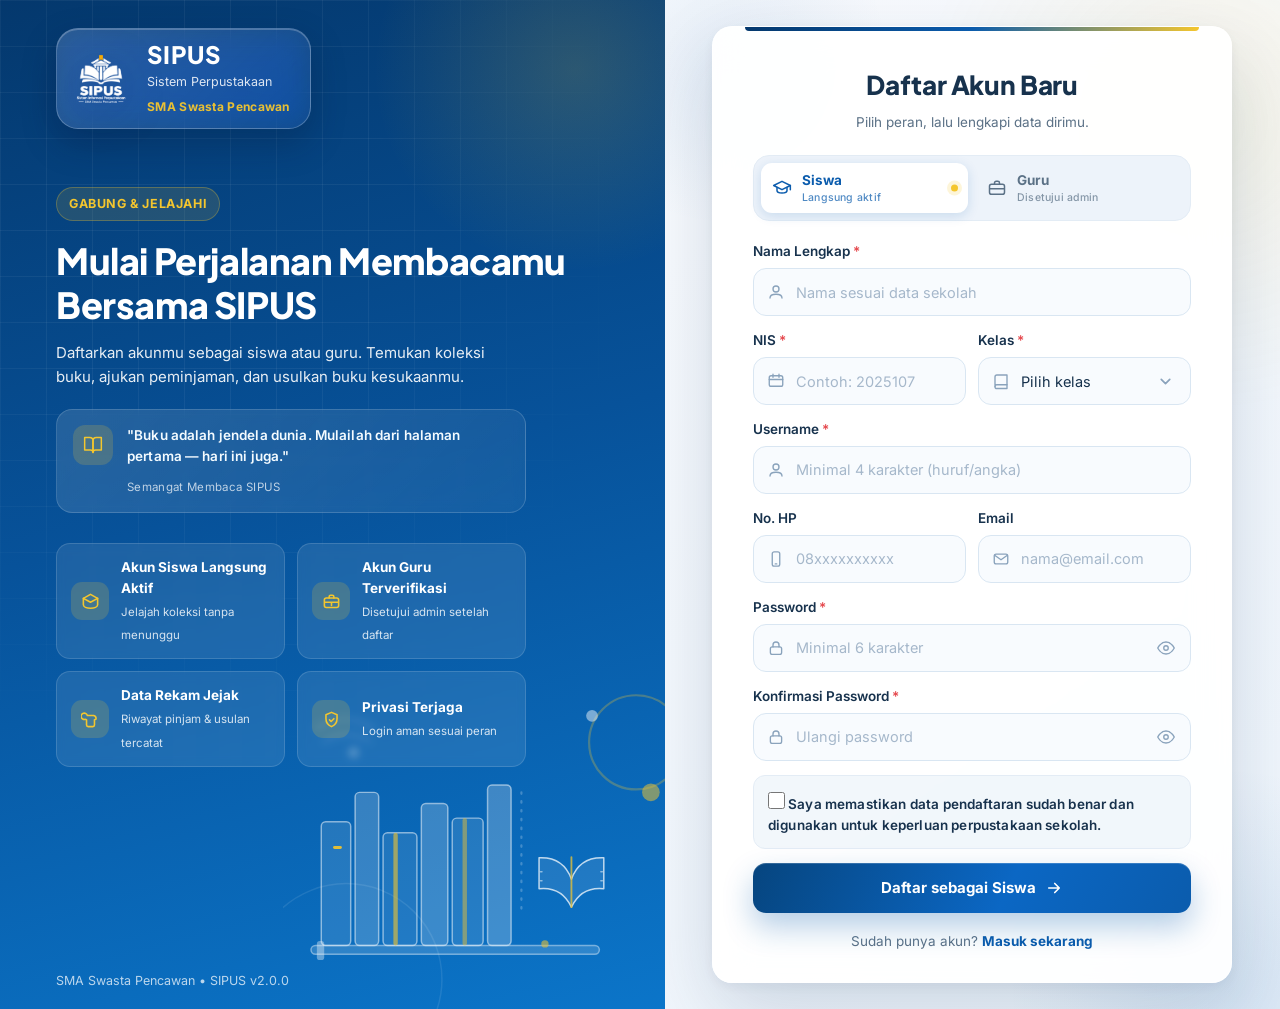
<file: sipus/register.html>
<!DOCTYPE html>
<html lang="id" class="auth-page">
<head>
  <meta charset="UTF-8">
  <meta name="viewport" content="width=device-width, initial-scale=1.0">
  <title>SIPUS — Daftar Akun</title>
  <link rel="icon" href="assets/sipus-logo.png">
  <link rel="preconnect" href="https://fonts.googleapis.com">
  <link rel="preconnect" href="https://fonts.gstatic.com" crossorigin>
  <link href="https://fonts.googleapis.com/css2?family=Inter:wght@400;500;600;700;800&family=Plus+Jakarta+Sans:wght@700;800&display=swap" rel="stylesheet">
  <link rel="stylesheet" href="css/style.css">
  <link rel="stylesheet" href="css/auth.css">
  <link rel="stylesheet" href="css/ui-refresh.css">
</head>
<body class="auth-page auth-register">
  <div class="auth-shell">

    <!-- ======== PANEL BRANDING (kiri) ======== -->
    <aside class="auth-brand">
      <div class="auth-brand-inner">
        <div class="auth-brand-top">
          <div class="auth-brand-glass">
            <img class="auth-brand-mark" src="assets/sipus-logo-wy.png" alt="Logo SIPUS">
            <div class="auth-brand-names">
              <div class="auth-brand-name">SIPUS</div>
              <div class="auth-brand-sub">Sistem Perpustakaan</div>
              <div class="auth-brand-school">SMA Swasta Pencawan</div>
            </div>
          </div>
        </div>

        <div class="auth-brand-copy">
          <span class="auth-kicker">Gabung &amp; Jelajahi</span>
          <h1>Mulai Perjalanan Membacamu Bersama SIPUS</h1>
          <p>Daftarkan akunmu sebagai siswa atau guru. Temukan koleksi buku, ajukan peminjaman, dan usulkan buku kesukaanmu.</p>

          <div class="auth-quote">
            <span class="auth-quote__ic"><svg viewBox="0 0 24 24" fill="none" stroke="currentColor" stroke-width="1.8" stroke-linecap="round" stroke-linejoin="round"><path d="M2 3h6a4 4 0 0 1 4 4v14a3 3 0 0 0-3-3H2z"/><path d="M22 3h-6a4 4 0 0 0-4 4v14a3 3 0 0 1 3-3h7z"/></svg></span>
            <span class="auth-quote__body">
              <p>"Buku adalah jendela dunia. Mulailah dari halaman pertama — hari ini juga."</p>
              <small>Semangat Membaca SIPUS</small>
            </span>
          </div>

          <ul class="auth-features">
            <li>
              <span class="af-ic"><svg viewBox="0 0 24 24" fill="none" stroke="currentColor" stroke-width="2" stroke-linecap="round" stroke-linejoin="round"><path d="M12 3l9 5-9 5-9-5 9-5Z"/><path d="M3 8v8c0 2.6 4 4.5 9 4.5s9-1.9 9-4.5V8"/></svg></span>
              <span><b>Akun Siswa Langsung Aktif</b><small>Jelajah koleksi tanpa menunggu</small></span>
            </li>
            <li>
              <span class="af-ic"><svg viewBox="0 0 24 24" fill="none" stroke="currentColor" stroke-width="2" stroke-linecap="round" stroke-linejoin="round"><rect x="3" y="7.5" width="18" height="12" rx="2.5"/><path d="M9 7.5V6a2 2 0 0 1 2-2h2a2 2 0 0 1 2 2v1.5M3.5 13h17M12 13v4"/></svg></span>
              <span><b>Akun Guru Terverifikasi</b><small>Disetujui admin setelah daftar</small></span>
            </li>
            <li>
              <span class="af-ic"><svg viewBox="0 0 24 24" fill="none" stroke="currentColor" stroke-width="2" stroke-linecap="round" stroke-linejoin="round"><path d="M8 7h8M8 7a4 4 0 1 0-2.8 4.8L7 12.3V19a2 2 0 0 0 2 2h6a2 2 0 0 0 2-2v-6.7l1.8-.5A4 4 0 0 0 16 7"/></svg></span>
              <span><b>Data Rekam Jejak</b><small>Riwayat pinjam &amp; usulan tercatat</small></span>
            </li>
            <li>
              <span class="af-ic"><svg viewBox="0 0 24 24" fill="none" stroke="currentColor" stroke-width="2" stroke-linecap="round" stroke-linejoin="round"><path d="M12 3l7 3v5c0 4.5-3 8.2-7 10-4-1.8-7-5.5-7-10V6l7-3Z"/><path d="M9.5 12.5l2 2 3.5-3.5"/></svg></span>
              <span><b>Privasi Terjaga</b><small>Login aman sesuai peran</small></span>
            </li>
          </ul>
        </div>
      </div>

      <!-- Ilustrasi perpustakaan (abstrak, tanpa manusia) -->
      <div class="auth-art" aria-hidden="true">
        <svg viewBox="0 0 560 470" fill="none">
          <circle cx="86" cy="404" r="130" stroke="#fff" stroke-opacity=".1" stroke-width="2"/>
          <circle cx="480" cy="82" r="64" stroke="#F4C62E" stroke-opacity=".3" stroke-width="3"/>
          <circle cx="500" cy="150" r="12" fill="#F4C62E" fill-opacity=".55"/>
          <circle cx="420" cy="46" r="8" fill="#fff" fill-opacity=".5"/>
          <path d="M44 64c26-18 54-18 80 0M54 82c22-14 44-14 66 0" stroke="#fff" stroke-opacity=".35" stroke-width="2" stroke-linecap="round"/>

          <rect x="38" y="358" width="392" height="12" rx="6" fill="#fff" fill-opacity=".16" stroke="#fff" stroke-opacity=".45" stroke-width="2"/>
          <rect x="46" y="352" width="10" height="26" rx="4" fill="#fff" fill-opacity=".4"/>

          <g stroke="#fff" stroke-opacity=".55" stroke-width="2">
            <rect x="52" y="190" width="40" height="168" rx="6" fill="#fff" fill-opacity=".12"/>
            <rect x="98" y="150" width="32" height="208" rx="6" fill="#fff" fill-opacity=".2"/>
            <rect x="136" y="205" width="46" height="153" rx="6" fill="#fff" fill-opacity=".1"/>
            <rect x="188" y="165" width="36" height="193" rx="6" fill="#fff" fill-opacity=".22"/>
            <rect x="230" y="185" width="42" height="173" rx="6" fill="#fff" fill-opacity=".12"/>
            <rect x="278" y="140" width="32" height="218" rx="6" fill="#fff" fill-opacity=".24"/>
          </g>
          <rect x="150" y="205" width="6" height="153" rx="3" fill="#F4C62E" fill-opacity=".65"/>
          <rect x="244" y="185" width="6" height="173" rx="3" fill="#F4C62E" fill-opacity=".5"/>
          <line x1="70" y1="225" x2="78" y2="225" stroke="#F4C62E" stroke-width="4" stroke-linecap="round"/>
          <path d="M324 150v158" stroke="#fff" stroke-opacity=".25" stroke-width="3" stroke-dasharray="2 10" stroke-linecap="round"/>

          <g stroke="#fff" stroke-opacity=".8" stroke-width="2" stroke-linecap="round" stroke-linejoin="round">
            <path d="M392 268c-8-22-24-30-44-29v42c19-2 34 4 44 25 10-21 25-27 44-25v-42c-20-1-36 7-44 29z" fill="#fff" fill-opacity=".1"/>
            <line x1="392" y1="238" x2="392" y2="306" stroke="#F4C62E" stroke-width="2.5"/>
            <path d="M352 258h-2M352 270h-2M432 258h2M432 270h2" stroke="#fff" stroke-opacity=".55"/>
          </g>

          <circle cx="356" cy="356" r="5" fill="#F4C62E" fill-opacity=".6"/>
          <circle cx="96" cy="96" r="6" fill="#fff" fill-opacity=".4"/>
        </svg>
      </div>

      <div class="auth-brand-foot">SMA Swasta Pencawan • SIPUS v2.0.0</div>
    </aside>

    <!-- ======== PANEL FORM (kanan) ======== -->
    <main class="auth-main">
      <section class="auth-card" style="max-width: 520px;">
        <div class="auth-mobile-brand">
          <span class="auth-mobile-brand-kicker">Portal Akun</span>
          <span class="auth-mobile-brand-name">SIPUS</span>
        </div>

        <div class="a-phases">
          <!-- ===== FASE 1: FORM ===== -->
          <div class="a-phase active" id="phaseForm">

            <div class="auth-card-head">
              <h2>Daftar Akun Baru</h2>
              <p>Pilih peran, lalu lengkapi data dirimu.</p>
            </div>

            <div class="a-switch" id="modeSwitch" role="tablist">
              <button type="button" class="active" data-mode="siswa" role="tab" aria-selected="true">
                <svg viewBox="0 0 24 24" fill="none" stroke="currentColor" stroke-width="1.8" stroke-linecap="round" stroke-linejoin="round"><path d="M2 9 12 4l10 5-10 5L2 9Z"/><path d="M6 11.5V15c0 1.8 2.7 3 6 3s6-1.2 6-3v-3.5"/><path d="M22 9v5"/></svg>
                <span class="a-switch-label">
                  <b>Siswa</b>
                  <small>Langsung aktif</small>
                </span>
              </button>
              <button type="button" data-mode="guru" role="tab" aria-selected="false">
                <svg viewBox="0 0 24 24" fill="none" stroke="currentColor" stroke-width="1.8" stroke-linecap="round" stroke-linejoin="round"><rect x="3" y="7.5" width="18" height="12" rx="2.5"/><path d="M9 7.5V6a2 2 0 0 1 2-2h2a2 2 0 0 1 2 2v1.5M3.5 13h17"/></svg>
                <span class="a-switch-label">
                  <b>Guru</b>
                  <small>Disetujui admin</small>
                </span>
              </button>
            </div>

            <div id="alertBox"></div>

            <!-- ============ FORM SISWA ============ -->
            <form id="registerFormSiswa" class="a-reg-form" novalidate>
              <div class="a-field" id="fNamaS">
                <label for="nameS">Nama Lengkap <span class="req">*</span></label>
                <div class="a-input">
                  <svg viewBox="0 0 24 24" fill="none" stroke="currentColor" stroke-width="1.8" stroke-linecap="round" stroke-linejoin="round"><circle cx="12" cy="8" r="4"/><path d="M4 20c0-3.5 3.6-5 8-5s8 1.5 8 5"/></svg>
                  <input type="text" id="nameS" placeholder="Nama sesuai data sekolah" autocomplete="name">
                </div>
                <span class="a-feedback" id="fbNameS"></span>
              </div>

              <div class="a-grid2">
                <div class="a-field" id="fNisS">
                  <label for="nisS">NIS <span class="req">*</span></label>
                  <div class="a-input">
                    <svg viewBox="0 0 24 24" fill="none" stroke="currentColor" stroke-width="1.8" stroke-linecap="round" stroke-linejoin="round"><rect x="3" y="5" width="18" height="14" rx="2.5"/><path d="M16 3v4M8 3v4M3 10h18"/></svg>
                    <input type="text" id="nisS" inputmode="numeric" maxlength="15" placeholder="Contoh: 2025107" autocomplete="off">
                  </div>
                  <span class="a-feedback" id="fbNisS"></span>
                </div>

                <div class="a-field" id="fKelasS">
                  <label for="kelasS">Kelas <span class="req">*</span></label>
                  <div class="a-input">
                    <svg viewBox="0 0 24 24" fill="none" stroke="currentColor" stroke-width="1.8" stroke-linecap="round" stroke-linejoin="round"><path d="M4 19.5A2.5 2.5 0 0 1 6.5 17H20V4H6.5A2.5 2.5 0 0 0 4 6.5v13z"/><path d="M4 19.5A2.5 2.5 0 0 0 6.5 22H20v-5"/></svg>
                    <select id="kelasS">
                      <option value="">Pilih kelas</option>
                    </select>
                  </div>
                  <span class="a-feedback" id="fbKelasS"></span>
                </div>
              </div>

              <div class="a-field" id="fUserS">
                <label for="userS">Username <span class="req">*</span></label>
                <div class="a-input">
                  <svg viewBox="0 0 24 24" fill="none" stroke="currentColor" stroke-width="1.8" stroke-linecap="round" stroke-linejoin="round"><circle cx="12" cy="8" r="4"/><path d="M4 20c0-3.5 3.6-5 8-5s8 1.5 8 5"/></svg>
                  <input type="text" id="userS" placeholder="Minimal 4 karakter (huruf/angka)" autocomplete="off">
                </div>
                <span class="a-feedback" id="fbUserS"></span>
              </div>

              <div class="a-grid2">
                <div class="a-field" id="fHpS">
                  <label for="hpS">No. HP</label>
                  <div class="a-input">
                    <svg viewBox="0 0 24 24" fill="none" stroke="currentColor" stroke-width="1.8" stroke-linecap="round" stroke-linejoin="round"><rect x="7" y="2.5" width="10" height="19" rx="2.5"/><path d="M11 18.5h2"/></svg>
                    <input type="tel" id="hpS" inputmode="tel" maxlength="14" placeholder="08xxxxxxxxxx" autocomplete="tel">
                  </div>
                  <span class="a-feedback" id="fbHpS"></span>
                </div>

                <div class="a-field" id="fEmailS">
                  <label for="emailS">Email</label>
                  <div class="a-input">
                    <svg viewBox="0 0 24 24" fill="none" stroke="currentColor" stroke-width="1.8" stroke-linecap="round" stroke-linejoin="round"><rect x="3" y="5.5" width="18" height="13" rx="2.5"/><path d="m3.5 7 8.5 6 8.5-6"/></svg>
                    <input type="email" id="emailS" placeholder="nama@email.com" autocomplete="email">
                  </div>
                  <span class="a-feedback" id="fbEmailS"></span>
                </div>
              </div>

              <div class="a-field" id="fPwS">
                <label for="pwS">Password <span class="req">*</span></label>
                <div class="a-input">
                  <svg viewBox="0 0 24 24" fill="none" stroke="currentColor" stroke-width="1.8" stroke-linecap="round" stroke-linejoin="round"><rect x="4.5" y="10.5" width="15" height="10" rx="2.5"/><path d="M8 10.5V8a4 4 0 0 1 8 0v2.5"/></svg>
                  <input type="password" id="pwS" placeholder="Minimal 6 karakter" autocomplete="new-password">
                  <button type="button" class="a-pass-toggle" id="togglePwS" title="Tampilkan password">
                    <svg viewBox="0 0 24 24" fill="none" stroke="currentColor" stroke-width="1.8" stroke-linecap="round" stroke-linejoin="round"><path d="M1 12s4-8 11-8 11 8 11 8-4 8-11 8-11-8-11-8z"/><circle cx="12" cy="12" r="3"/></svg>
                  </button>
                </div>
                <div class="pw-meter" id="pwMeterS">
                  <span class="pw-meter__bars"><i></i><i></i><i></i></span>
                  <span class="pw-meter__label" id="pwLabelS">Minimal 6 karakter</span>
                </div>
                <span class="a-feedback" id="fbPwS"></span>
              </div>

              <div class="a-field" id="fCfS">
                <label for="cfS">Konfirmasi Password <span class="req">*</span></label>
                <div class="a-input">
                  <svg viewBox="0 0 24 24" fill="none" stroke="currentColor" stroke-width="1.8" stroke-linecap="round" stroke-linejoin="round"><rect x="4.5" y="10.5" width="15" height="10" rx="2.5"/><path d="M8 10.5V8a4 4 0 0 1 8 0v2.5"/></svg>
                  <input type="password" id="cfS" placeholder="Ulangi password" autocomplete="new-password">
                  <button type="button" class="a-pass-toggle" id="toggleCfS" title="Tampilkan password">
                    <svg viewBox="0 0 24 24" fill="none" stroke="currentColor" stroke-width="1.8" stroke-linecap="round" stroke-linejoin="round"><path d="M1 12s4-8 11-8 11 8 11 8-4 8-11 8-11-8-11-8z"/><circle cx="12" cy="12" r="3"/></svg>
                  </button>
                </div>
                <span class="a-feedback" id="fbCfS"></span>
              </div>

              <div class="a-field">
                <label class="a-check a-check--terms">
                  <input type="checkbox" id="agreeS">
                  <span>Saya memastikan data pendaftaran sudah benar dan digunakan untuk keperluan perpustakaan sekolah.</span>
                </label>
                <span class="a-feedback" id="fbAgreeS"></span>
              </div>

              <button type="submit" class="a-btn" id="btnRegisterSiswa">
                Daftar sebagai Siswa
                <svg viewBox="0 0 24 24" fill="none" stroke="currentColor" stroke-width="2.2" stroke-linecap="round" stroke-linejoin="round"><path d="M5 12h14M13 6l6 6-6 6"/></svg>
              </button>
            </form>

            <!-- ============ FORM GURU ============ -->
            <form id="registerFormGuru" class="a-reg-form" novalidate hidden>
              <div class="a-field" id="fNamaG">
                <label for="nameG">Nama Lengkap <span class="req">*</span></label>
                <div class="a-input">
                  <svg viewBox="0 0 24 24" fill="none" stroke="currentColor" stroke-width="1.8" stroke-linecap="round" stroke-linejoin="round"><circle cx="12" cy="8" r="4"/><path d="M4 20c0-3.5 3.6-5 8-5s8 1.5 8 5"/></svg>
                  <input type="text" id="nameG" placeholder="Nama sesuai data sekolah" autocomplete="name">
                </div>
                <span class="a-feedback" id="fbNameG"></span>
              </div>

              <div class="a-grid2">
                <div class="a-field" id="fNipG">
                  <label for="nipG">NIP <span class="req">*</span></label>
                  <div class="a-input">
                    <svg viewBox="0 0 24 24" fill="none" stroke="currentColor" stroke-width="1.8" stroke-linecap="round" stroke-linejoin="round"><rect x="3" y="4" width="18" height="16" rx="2.5"/><circle cx="9" cy="9.5" r="2"/><path d="M4.5 19c.8-2.4 2.5-3.5 4.5-3.5s3.7 1.1 4.5 3.5M15.5 9h4M15.5 12.5h4M15.5 16h4"/></svg>
                    <input type="text" id="nipG" inputmode="numeric" maxlength="20" placeholder="Nomor Induk Pegawai" autocomplete="off">
                  </div>
                  <span class="a-feedback" id="fbNipG"></span>
                </div>

                <div class="a-field" id="fMapelG">
                  <label for="mapelG">Mata Pelajaran <span class="req">*</span></label>
                  <div class="a-input">
                    <svg viewBox="0 0 24 24" fill="none" stroke="currentColor" stroke-width="1.8" stroke-linecap="round" stroke-linejoin="round"><path d="M12 3l9 5-9 5-9-5 9-5Z"/><path d="M3 8v8c0 2.6 4 4.5 9 4.5s9-1.9 9-4.5V8"/></svg>
                    <select id="mapelG">
                      <option value="">Pilih mata pelajaran</option>
                    </select>
                  </div>
                  <span class="a-feedback" id="fbMapelG"></span>
                </div>
              </div>

              <div class="a-field" id="fUserG">
                <label for="userG">Username <span class="req">*</span></label>
                <div class="a-input">
                  <svg viewBox="0 0 24 24" fill="none" stroke="currentColor" stroke-width="1.8" stroke-linecap="round" stroke-linejoin="round"><circle cx="12" cy="8" r="4"/><path d="M4 20c0-3.5 3.6-5 8-5s8 1.5 8 5"/></svg>
                  <input type="text" id="userG" placeholder="Minimal 4 karakter (huruf/angka)" autocomplete="off">
                </div>
                <span class="a-feedback" id="fbUserG"></span>
              </div>

              <div class="a-grid2">
                <div class="a-field" id="fHpG">
                  <label for="hpG">No. HP</label>
                  <div class="a-input">
                    <svg viewBox="0 0 24 24" fill="none" stroke="currentColor" stroke-width="1.8" stroke-linecap="round" stroke-linejoin="round"><rect x="7" y="2.5" width="10" height="19" rx="2.5"/><path d="M11 18.5h2"/></svg>
                    <input type="tel" id="hpG" inputmode="tel" maxlength="14" placeholder="08xxxxxxxxxx" autocomplete="tel">
                  </div>
                  <span class="a-feedback" id="fbHpG"></span>
                </div>

                <div class="a-field" id="fEmailG">
                  <label for="emailG">Email</label>
                  <div class="a-input">
                    <svg viewBox="0 0 24 24" fill="none" stroke="currentColor" stroke-width="1.8" stroke-linecap="round" stroke-linejoin="round"><rect x="3" y="5.5" width="18" height="13" rx="2.5"/><path d="m3.5 7 8.5 6 8.5-6"/></svg>
                    <input type="email" id="emailG" placeholder="nama@email.com" autocomplete="email">
                  </div>
                  <span class="a-feedback" id="fbEmailG"></span>
                </div>
              </div>

              <div class="a-field" id="fPwG">
                <label for="pwG">Password <span class="req">*</span></label>
                <div class="a-input">
                  <svg viewBox="0 0 24 24" fill="none" stroke="currentColor" stroke-width="1.8" stroke-linecap="round" stroke-linejoin="round"><rect x="4.5" y="10.5" width="15" height="10" rx="2.5"/><path d="M8 10.5V8a4 4 0 0 1 8 0v2.5"/></svg>
                  <input type="password" id="pwG" placeholder="Minimal 6 karakter" autocomplete="new-password">
                  <button type="button" class="a-pass-toggle" id="togglePwG" title="Tampilkan password">
                    <svg viewBox="0 0 24 24" fill="none" stroke="currentColor" stroke-width="1.8" stroke-linecap="round" stroke-linejoin="round"><path d="M1 12s4-8 11-8 11 8 11 8-4 8-11 8-11-8-11-8z"/><circle cx="12" cy="12" r="3"/></svg>
                  </button>
                </div>
                <div class="pw-meter" id="pwMeterG">
                  <span class="pw-meter__bars"><i></i><i></i><i></i></span>
                  <span class="pw-meter__label" id="pwLabelG">Minimal 6 karakter</span>
                </div>
                <span class="a-feedback" id="fbPwG"></span>
              </div>

              <div class="a-field" id="fCfG">
                <label for="cfG">Konfirmasi Password <span class="req">*</span></label>
                <div class="a-input">
                  <svg viewBox="0 0 24 24" fill="none" stroke="currentColor" stroke-width="1.8" stroke-linecap="round" stroke-linejoin="round"><rect x="4.5" y="10.5" width="15" height="10" rx="2.5"/><path d="M8 10.5V8a4 4 0 0 1 8 0v2.5"/></svg>
                  <input type="password" id="cfG" placeholder="Ulangi password" autocomplete="new-password">
                  <button type="button" class="a-pass-toggle" id="toggleCfG" title="Tampilkan password">
                    <svg viewBox="0 0 24 24" fill="none" stroke="currentColor" stroke-width="1.8" stroke-linecap="round" stroke-linejoin="round"><path d="M1 12s4-8 11-8 11 8 11 8-4 8-11 8-11-8-11-8z"/><circle cx="12" cy="12" r="3"/></svg>
                  </button>
                </div>
                <span class="a-feedback" id="fbCfG"></span>
              </div>

              <div class="a-field">
                <label class="a-check a-check--terms">
                  <input type="checkbox" id="agreeG">
                  <span>Saya memastikan data pendaftaran sudah benar dan digunakan untuk keperluan perpustakaan sekolah.</span>
                </label>
                <span class="a-feedback" id="fbAgreeG"></span>
              </div>

              <button type="submit" class="a-btn" id="btnRegisterGuru">
                Daftar sebagai Guru
                <svg viewBox="0 0 24 24" fill="none" stroke="currentColor" stroke-width="2.2" stroke-linecap="round" stroke-linejoin="round"><path d="M5 12h14M13 6l6 6-6 6"/></svg>
              </button>
            </form>

            <p class="auth-cta">Sudah punya akun? <a href="login.html">Masuk sekarang</a></p>
          </div>

          <!-- ===== FASE 2: SUKSES ===== -->
          <div class="a-phase" id="phaseDone">
            <div id="successBox"></div>
          </div>
        </div>
      </section>
    </main>
  </div>

  <script src="js/data.js"></script>
  <script src="js/app.js"></script>
  <script src="js/register.js"></script>
</body>
</html>
</file>
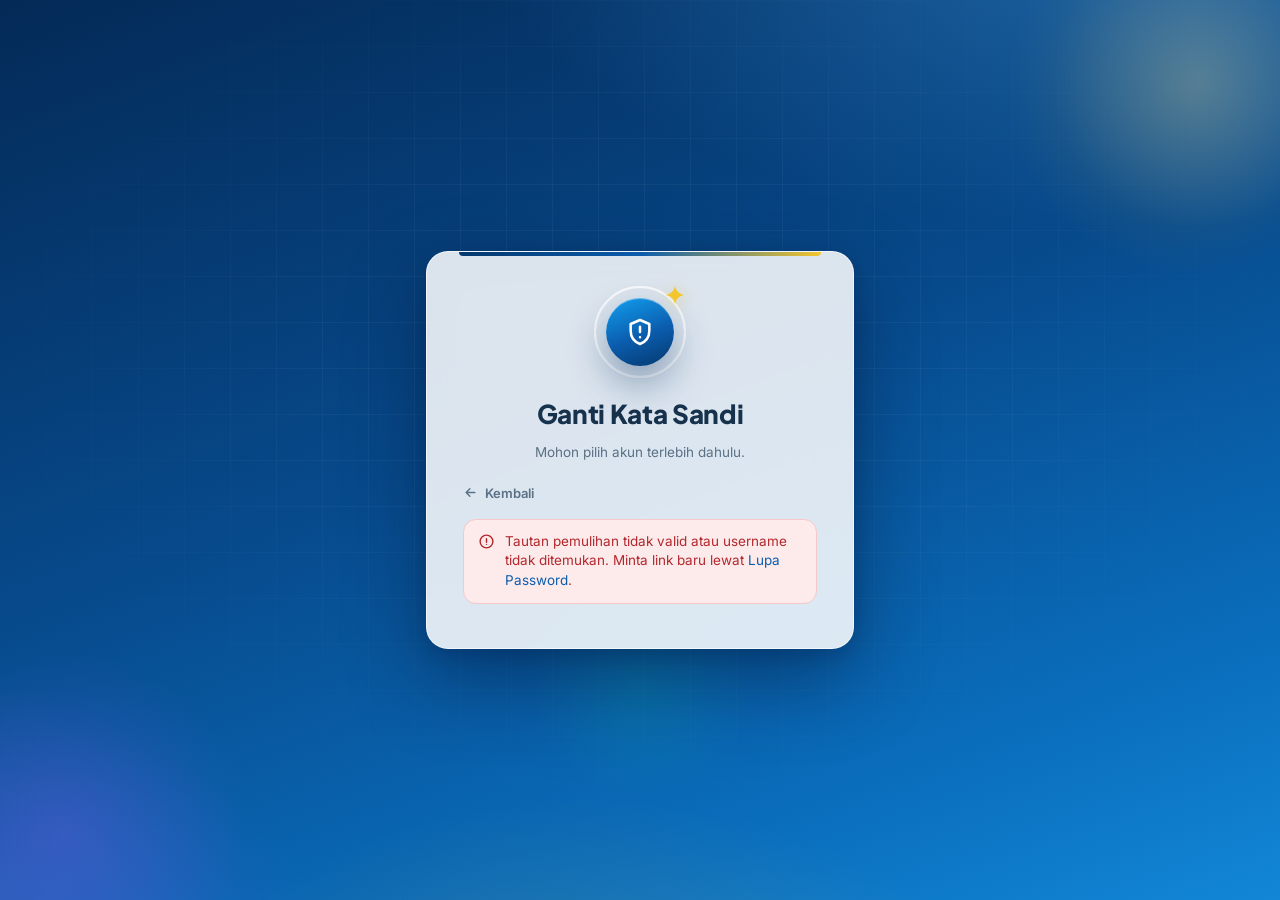
<file: sipus/reset.html>
<!DOCTYPE html>
<html lang="id" class="auth-page">
<head>
  <meta charset="UTF-8">
  <meta name="viewport" content="width=device-width, initial-scale=1.0">
  <title>SIPUS — Ganti Kata Sandi</title>
  <link rel="icon" href="assets/sipus-logo.png">
  <link rel="preconnect" href="https://fonts.googleapis.com">
  <link rel="preconnect" href="https://fonts.gstatic.com" crossorigin>
  <link href="https://fonts.googleapis.com/css2?family=Inter:wght@400;500;600;700;800&family=Plus+Jakarta+Sans:wght@700;800&display=swap" rel="stylesheet">
  <link rel="stylesheet" href="css/style.css">
  <link rel="stylesheet" href="css/auth.css">
  <link rel="stylesheet" href="css/ui-refresh.css">
</head>
<body class="auth-page auth-recovery">
  <div class="auth-centered">
    <span class="af-orb af-orb--1" aria-hidden="true"></span>
    <span class="af-orb af-orb--2" aria-hidden="true"></span>
    <span class="af-orb af-orb--3" aria-hidden="true"></span>

    <section class="auth-card">
      <div class="auth-card-head">
        <div class="af-medallion" aria-hidden="true">
          <i class="af-medallion__ring"></i>
          <i class="af-medallion__ring af-medallion__ring--2"></i>
          <span class="af-medallion__ic">
            <svg viewBox="0 0 24 24" fill="none" stroke="currentColor" stroke-width="1.9" stroke-linecap="round" stroke-linejoin="round"><path d="M12 3l7 3v5c0 4.6-2.9 8.3-7 10-4.1-1.7-7-5.4-7-10V6l7-3Z"/><path d="M12 8v4M12 16h.01"/></svg>
          </span>
          <span class="af-medallion__spark">
            <svg viewBox="0 0 24 24" fill="currentColor"><path d="M12 2c1 6 4.5 9 10 10-5.5 1-9 4.5-10 10-1-5.5-4.5-9-10-10 5.5-1 9-4 10-10Z"/></svg>
          </span>
        </div>
        <h2>Ganti Kata Sandi</h2>
        <p id="resetContext">Buat kata sandi baru untuk akunmu.</p>
      </div>

      <a class="auth-back a-back-link" href="forgot.html">
        <svg viewBox="0 0 24 24" fill="none" stroke="currentColor" stroke-width="2.2" stroke-linecap="round" stroke-linejoin="round"><path d="M19 12H5M11 18l-6-6 6-6"/></svg>
        Kembali
      </a>

      <div class="a-phases">
        <!-- FASE 1: FORM -->
        <div class="a-phase active" id="phaseForm">
          <div id="alertBox"></div>
          <form id="resetForm" novalidate>
            <div class="a-field" id="fPw">
              <label for="pw">Kata Sandi Baru <span class="req">*</span></label>
              <div class="a-input">
                <svg viewBox="0 0 24 24" fill="none" stroke="currentColor" stroke-width="1.8" stroke-linecap="round" stroke-linejoin="round"><rect x="4.5" y="10.5" width="15" height="10" rx="2.5"/><path d="M8 10.5V8a4 4 0 0 1 8 0v2.5"/></svg>
                <input type="password" id="pw" placeholder="Minimal 6 karakter" autocomplete="new-password">
                <button type="button" class="a-pass-toggle" id="togglePw" title="Tampilkan password">
                  <svg viewBox="0 0 24 24" fill="none" stroke="currentColor" stroke-width="1.8" stroke-linecap="round" stroke-linejoin="round"><path d="M1 12s4-8 11-8 11 8 11 8-4 8-11 8-11-8-11-8z"/><circle cx="12" cy="12" r="3"/></svg>
                </button>
              </div>
              <div class="pw-meter" id="pwMeter">
                <span class="pw-meter__bars"><i></i><i></i><i></i></span>
                <span class="pw-meter__label" id="pwLabel">Minimal 6 karakter</span>
              </div>
              <span class="a-feedback" id="fbPw"></span>
            </div>

            <div class="a-field" id="fCf">
              <label for="cf">Ulangi Kata Sandi <span class="req">*</span></label>
              <div class="a-input">
                <svg viewBox="0 0 24 24" fill="none" stroke="currentColor" stroke-width="1.8" stroke-linecap="round" stroke-linejoin="round"><rect x="4.5" y="10.5" width="15" height="10" rx="2.5"/><path d="M8 10.5V8a4 4 0 0 1 8 0v2.5"/></svg>
                <input type="password" id="cf" placeholder="Ulangi kata sandi" autocomplete="new-password">
                <button type="button" class="a-pass-toggle" id="toggleCf" title="Tampilkan password">
                  <svg viewBox="0 0 24 24" fill="none" stroke="currentColor" stroke-width="1.8" stroke-linecap="round" stroke-linejoin="round"><path d="M1 12s4-8 11-8 11 8 11 8-4 8-11 8-11-8-11-8z"/><circle cx="12" cy="12" r="3"/></svg>
                </button>
              </div>
              <span class="a-feedback" id="fbCf"></span>
            </div>

            <button type="submit" class="a-btn" id="btnSave">
              Simpan Kata Sandi Baru
              <svg viewBox="0 0 24 24" fill="none" stroke="currentColor" stroke-width="2.2" stroke-linecap="round" stroke-linejoin="round"><path d="M20 6 9 17l-5-5"/></svg>
            </button>
          </form>
        </div>

        <!-- FASE 2: SUKSES -->
        <div class="a-phase" id="phaseDone">
          <div class="a-success">
            <div class="a-check-badge ok ring" style="position:relative;">
              <svg viewBox="0 0 24 24" fill="none" stroke="currentColor" stroke-width="2.4" stroke-linecap="round" stroke-linejoin="round"><path d="m4.5 12.5 5 5 10-11"/></svg>
            </div>
            <h3>Kata Sandi Diperbarui</h3>
            <p>Kata sandi akunmu berhasil diganti. Silakan masuk dengan kata sandi baru.</p>
            <a href="login.html" class="a-btn" style="text-decoration:none;">Masuk ke Perpustakaan</a>
          </div>
        </div>
      </div>
    </section>
  </div>

  <script src="js/data.js"></script>
  <script src="js/app.js"></script>
  <script>
    (function () {
      const S = window.SIPUS, A = window.APP;
      const $ = id => document.getElementById(id);
      const params = new URLSearchParams(location.search);
      const username = (params.get("u") || "").trim();
      const user = username ? S.getDB().users.find(x => x.username.toLowerCase() === username.toLowerCase()) : null;

      function alertBox(msg) {
        $("alertBox").innerHTML = msg
          ? `<div class="a-alert a-alert--error"><svg viewBox="0 0 24 24" fill="none" stroke="currentColor" stroke-width="2" stroke-linecap="round" stroke-linejoin="round"><circle cx="12" cy="12" r="9"/><path d="M12 8v5M12 16h.01"/></svg><span>${A.esc(msg)}</span></div>`
          : "";
      }

      if (!user) {
        $("resetContext").innerHTML = "Mohon pilih akun terlebih dahulu.";
        $("phaseForm").innerHTML = `
          <div class="a-alert a-alert--error">
            <svg viewBox="0 0 24 24" fill="none" stroke="currentColor" stroke-width="2" stroke-linecap="round" stroke-linejoin="round"><circle cx="12" cy="12" r="9"/><path d="M12 8v5M12 16h.01"/></svg>
            <span>Tautan pemulihan tidak valid atau username tidak ditemukan. Minta link baru lewat <a href="forgot.html">Lupa Password</a>.</span>
          </div>`;
      } else {
        $("resetContext").innerHTML = "Buat kata sandi baru untuk akun <b>" + A.esc(user.username) + "</b>.";
      }
      if (!user) return;

      function toggle(btn, input) {
        $(btn).onclick = () => {
          const p = $(input);
          const isPwd = p.type === "password";
          p.type = isPwd ? "text" : "password";
          $(btn).innerHTML = isPwd
            ? '<svg viewBox="0 0 24 24" fill="none" stroke="currentColor" stroke-width="1.8" stroke-linecap="round" stroke-linejoin="round"><path d="M17.94 17.94A10.1 10.1 0 0 1 12 20c-7 0-11-8-11-8a18.5 18.5 0 0 1 5.06-5.94M9.9 4.24A9.1 9.1 0 0 1 12 4c7 0 11 8 11 8a18.5 18.5 0 0 1-2.16 3.19M14.12 14.12a3 3 0 1 1-4.24-4.24"/><path d="M1 1l22 22"/></svg>'
            : '<svg viewBox="0 0 24 24" fill="none" stroke="currentColor" stroke-width="1.8" stroke-linecap="round" stroke-linejoin="round"><path d="M1 12s4-8 11-8 11 8 11 8-4 8-11 8-11-8-11-8z"/><circle cx="12" cy="12" r="3"/></svg>';
        };
      }
      toggle("togglePw", "pw");
      toggle("toggleCf", "cf");

      function strength(pw) { let s = 0; if (pw.length >= 6) s++; if (pw.length >= 10) s++; if (/[a-z]/.test(pw) && /[A-Z]/.test(pw)) s++; if (/\d/.test(pw) || /\W/.test(pw)) s++; return s; }

      $("pw").oninput = function () {
        const v = this.value;
        const meter = $("pwMeter");
        const label = $("pwLabel");
        if (!v) { meter.className = "pw-meter"; label.textContent = "Minimal 6 karakter"; return; }
        const sc = strength(v);
        meter.classList.add("show");
        meter.classList.toggle("weak", sc <= 1);
        meter.classList.toggle("fair", sc === 2);
        meter.classList.toggle("strong", sc >= 3);
        const bars = meter.querySelectorAll("i");
        const on = sc >= 3 ? 3 : sc === 2 ? 2 : sc === 1 ? 1 : 0;
        bars.forEach((b, i) => b.classList.toggle("on", i < on));
        label.textContent = sc >= 3 ? "Kuat" : sc === 2 ? "Cukup" : "Lemah";
        $("fbPw").textContent = ""; $("fbPw").classList.remove("is-error");
      };
      $("cf").oninput = function () {
        const v = this.value;
        if (!v) return;
        if (v === $("pw").value) { $("fbCf").textContent = "Sesuai."; $("fbCf").className = "a-feedback is-ok"; }
        else { $("fbCf").textContent = "Kata sandi belum sama."; $("fbCf").className = "a-feedback is-error"; }
      };

      $("resetForm").onsubmit = function (e) {
        e.preventDefault();
        alertBox("");
        let ok = true;
        const pw = $("pw").value;
        const cf = $("cf").value;

        if (pw.length < 6) { $("fbPw").textContent = "Kata sandi minimal 6 karakter."; $("fbPw").classList.add("is-error"); ok = false; }
        if (cf !== pw || !cf) { $("fbCf").textContent = "Kata sandi belum sama."; $("fbCf").classList.add("is-error"); ok = false; }
        if (!ok) return;

        const btn = $("btnSave");
        btn.classList.add("is-loading");
        setTimeout(() => {
          btn.classList.remove("is-loading");
          const db = S.getDB();
          user.password = pw;
          db.audit_logs.unshift({ id: S.uid("au-"), user_id: user.id, action: "Reset Password", module: "Auth", detail: "Kata sandi diatur ulang lewat halaman pemulihan.", created_at: new Date().toISOString() });
          S.saveDB(db);
          $("phaseForm").classList.remove("active");
          $("phaseDone").classList.add("active");
        }, 550);
      };
    })();
  </script>
</body>
</html>
</file>
<file: sipus/css/style.css>
/* ============================================================
   SIPUS — Sistem Informasi Perpustakaan Sekolah
   Design System: biru-putih + aksen kuning, vanilla CSS
   ============================================================ */

:root {
  --primary: #0B5CAD;
  --primary-dark: #06457F;
  --primary-deep: #04386D;
  --primary-soft: #E8F1FB;
  --accent: #F4C62E;
  --accent-soft: #FEF7DC;
  --accent-dark: #B07D00;
  --bg: #F2F7FC;
  --surface: #FFFFFF;
  --text: #17324D;
  --text-muted: #5B7186;
  --border: #E3ECF5;
  --success: #16A36A;
  --success-soft: #E3F7EF;
  --warning: #F59E0B;
  --warning-soft: #FEF3E0;
  --danger: #E5484D;
  --danger-soft: #FDEBEC;
  --radius-card: 14px;
  --radius-small: 10px;
  --radius-input: 10px;
  --shadow: 0 4px 20px rgba(11, 92, 173, 0.08);
  --shadow-hover: 0 10px 30px rgba(11, 92, 173, 0.14);
  --font: 'Inter', -apple-system, BlinkMacSystemFont, 'Segoe UI', sans-serif;
  --sidebar-w: 250px;
  --sidebar-gradient: linear-gradient(180deg, #075cae 0%, #064783 52%, #04386d 100%);
  --hero-gradient: linear-gradient(115deg, #04386d 0%, #07529a 55%, #0b75c9 100%);
}

* { margin: 0; padding: 0; box-sizing: border-box; }

html { scroll-behavior: smooth; }

body {
  font-family: var(--font);
  background: var(--bg);
  color: var(--text);
  font-size: 15px;
  line-height: 1.55;
  -webkit-font-smoothing: antialiased;
}

a { color: var(--primary); text-decoration: none; }
a:hover { text-decoration: underline; }

button { font-family: inherit; cursor: pointer; }
input, select, textarea { font-family: inherit; }

img { max-width: 100%; display: block; }

/* ---------- Utility ---------- */
.container { max-width: 1200px; margin: 0 auto; padding: 0 20px; }

.muted { color: var(--text-muted); }
.text-sm { font-size: 13px; }
.text-xs { font-size: 12px; }
.bold { font-weight: 700; }
.center { text-align: center; }
.mt-8 { margin-top: 8px; } .mt-12 { margin-top: 12px; } .mt-16 { margin-top: 16px; }
.mt-24 { margin-top: 24px; } .mb-8 { margin-bottom: 8px; } .mb-12 { margin-bottom: 12px; }
.mb-16 { margin-bottom: 16px; } .mb-24 { margin-bottom: 24px; }
.mx-auto { margin-left: auto; margin-right: auto; }
.flex { display: flex; } .items-center { align-items: center; }
.justify-between { justify-content: space-between; }
.gap-8 { gap: 8px; } .gap-12 { gap: 12px; } .gap-16 { gap: 16px; }
.flex-wrap { flex-wrap: wrap; }
.grid { display: grid; }

.hidden { display: none !important; }

/* ---------- Buttons ---------- */
.btn {
  display: inline-flex;
  align-items: center;
  justify-content: center;
  gap: 8px;
  font-weight: 600;
  font-size: 14px;
  border: none;
  border-radius: var(--radius-input);
  padding: 11px 20px;
  transition: all .2s ease;
  white-space: nowrap;
  background: var(--primary);
  color: #fff;
}
.btn:hover { background: var(--primary-dark); text-decoration: none; transform: translateY(-1px); }
.btn:active { transform: translateY(0); }
.btn-lg { padding: 14px 28px; font-size: 15px; }
.btn-block { width: 100%; }

.btn-outline {
  background: transparent;
  color: var(--primary);
  border: 1.5px solid var(--primary);
}
.btn-outline:hover { background: var(--primary-soft); text-decoration: none; }

.btn-ghost { background: var(--primary-soft); color: var(--primary); }
.btn-ghost:hover { background: #dbe9f8; text-decoration: none; }

.btn-danger { background: var(--danger); }
.btn-danger:hover { background: #c93a3f; }
.btn-danger-outline { background: transparent; color: var(--danger); border: 1.5px solid var(--danger); }
.btn-danger-outline:hover { background: rgba(220,53,69,.08); text-decoration: none; }
.btn-success { background: var(--success); }
.btn-success:hover { background: #117e50; }

.btn-sm { padding: 7px 14px; font-size: 13px; border-radius: 10px; }
.btn-icon { padding: 8px; width: 38px; height: 38px; border-radius: 10px; }

.btn:disabled { opacity: .55; cursor: not-allowed; transform: none; }

/* ---------- Badges ---------- */
.badge {
  display: inline-flex;
  align-items: center;
  gap: 6px;
  font-size: 12px;
  font-weight: 600;
  padding: 4px 12px;
  border-radius: 999px;
  white-space: nowrap;
}
.badge::before {
  content: '';
  width: 7px; height: 7px;
  border-radius: 50%;
  background: currentColor;
}
.badge-success { background: var(--success-soft); color: var(--success); }
.badge-warning { background: var(--warning-soft); color: var(--warning); }
.badge-danger { background: var(--danger-soft); color: var(--danger); }
.badge-primary { background: var(--primary-soft); color: var(--primary); }
.badge-neutral { background: #EFF3F8; color: var(--text-muted); }
.badge-accent { background: var(--accent-soft); color: var(--accent-dark); }

/* ---------- Cards ---------- */
.card {
  background: var(--surface);
  border-radius: var(--radius-card);
  box-shadow: var(--shadow);
  padding: 22px;
  border: 1px solid var(--border);
}
.card-hover { transition: all .2s ease; }
.card-hover:hover { box-shadow: var(--shadow-hover); transform: translateY(-3px); }

/* ---------- Inputs ---------- */
.field-row { display: flex; gap: 12px; }
.field-row .field { flex: 1; min-width: 0; }
@media (max-width: 480px) { .field-row { flex-direction: column; gap: 0; } }
.field { margin-bottom: 16px; }
.field label {
  display: block;
  font-size: 13px;
  font-weight: 600;
  color: var(--text);
  margin-bottom: 6px;
}
.input,
.select,
.textarea {
  width: 100%;
  padding: 12px 14px;
  font-size: 14px;
  color: var(--text);
  background: #fff;
  border: 1.5px solid var(--border);
  border-radius: var(--radius-input);
  outline: none;
  transition: border .2s, box-shadow .2s;
}
.input:focus, .select:focus, .textarea:focus {
  border-color: var(--primary);
  box-shadow: 0 0 0 3px rgba(11, 92, 173, .12);
}
.input::placeholder { color: #9AB0C4; }
.textarea { resize: vertical; min-height: 90px; }

.input-group {
  position: relative;
  display: flex;
  align-items: center;
}
.input-group .input { padding-right: 44px; }
.input-group .icon-btn {
  position: absolute;
  right: 6px;
  background: none;
  border: none;
  color: var(--text-muted);
  font-size: 16px;
  padding: 8px;
}

/* ---------- Search ---------- */
.search-bar { position: relative; }
.search-bar > svg {
  position: absolute;
  left: 16px; top: 50%;
  transform: translateY(-50%);
  color: var(--text-muted);
  width: 18px; height: 18px;
  pointer-events: none;
}
.search-bar input {
  width: 100%;
  padding: 14px 18px 14px 44px;
  font-size: 15px;
  border: 1.5px solid var(--border);
  border-radius: var(--radius-input);
  background: #fff;
  outline: none;
  transition: border .2s, box-shadow .2s;
}
.search-bar input:focus { border-color: var(--primary); box-shadow: 0 0 0 3px rgba(11, 92, 173, .12); }

.icon { width: 20px; height: 20px; }

/* ---------- Login Page ---------- */
.login-wrap {
  min-height: 100vh;
  display: flex;
  background: var(--surface);
}
.login-brand {
  flex: 1.1;
  background: linear-gradient(145deg, #063d78 0%, #086fc3 58%, #0b5cad 100%);
  color: #fff;
  display: flex;
  flex-direction: column;
  justify-content: space-between;
  padding: 44px 48px;
  position: relative;
  overflow: hidden;
}
.login-brand::after {
  content: '';
  position: absolute;
  width: 420px; height: 420px;
  border-radius: 50%;
  background: rgba(255,255,255,.06);
  right: -120px; bottom: -120px;
}
.login-brand::before {
  content: '';
  position: absolute;
  width: 260px; height: 260px;
  border-radius: 50%;
  background: rgba(244,198,46,.12);
  left: -60px; top: 30%;
}
.brand-top {
  display: flex;
  align-items: center;
  gap: 12px;
  position: relative; z-index: 1;
}
.brand-logo {
  width: 54px; height: 54px;
  background: var(--accent);
  border-radius: 14px;
  display: flex;
  align-items: center;
  justify-content: center;
  font-weight: 800;
  font-size: 20px;
  color: var(--primary-dark);
}
.brand-logo-image {
  object-fit: contain;
  padding: 0;
  background: transparent;
  border-radius: 0;
}
.sidebar-brand-image {
  width: 178px;
  height: 88px;
}
.login-card-logo {
  width: 82px;
  height: 82px;
  display: block;
  margin: 0 auto 20px;
}
.brand-name { font-weight: 800; font-size: 22px; letter-spacing: .3px; }
.brand-sub { font-size: 12px; opacity: .8; }
.brand-mid { position: relative; z-index: 1; margin: 40px 0; }
.brand-mid h1 { font-size: 30px; line-height: 1.3; font-weight: 800; margin-bottom: 14px; }
.brand-mid p { font-size: 15px; opacity: .85; max-width: 380px; }
.brand-illus {
  margin: 32px 0 40px;
  background: rgba(255,255,255,.08);
  border: 1px solid rgba(255,255,255,.14);
  border-radius: 12px;
  padding: 26px;
  max-width: 420px;
}
.brand-illus .books {
  display: flex;
  gap: 14px;
  margin-bottom: 16px;
}
.book-mini {
  width: 64px; height: 92px;
  border-radius: 10px 10px 10px 10px;
  box-shadow: 0 6px 14px rgba(0,0,0,.25);
}
.brand-illus figcaption { font-size: 13px; opacity: .9; }
.login-student-art {
  display: block;
  width: 100%;
  max-width: 420px;
  aspect-ratio: 640 / 430;
  object-fit: cover;
  border-radius: 10px;
  box-shadow: 0 14px 28px rgba(0,0,0,.22);
}
.login-card-art img[src*="image3"] {
  object-position: center center;
}
.brand-bottom { font-size: 12px; opacity: .7; position: relative; z-index: 1; }

.login-form-side {
  flex: 1;
  display: flex;
  align-items: center;
  justify-content: center;
  padding: 32px;
}
.login-card {
  width: 100%;
  max-width: 620px;
  position: relative;
  min-height: 660px;
  padding: 38px 285px 30px 42px;
  background: #fff;
  border: 1px solid var(--border);
  border-radius: 18px;
  box-shadow: 0 18px 45px rgba(11, 92, 173, .12);
  overflow: hidden;
}
.login-card h2 { font-size: 24px; font-weight: 800; margin-bottom: 6px; }
.login-card .sub { color: var(--text-muted); margin-bottom: 28px; font-size: 14px; }
.login-logo-mobile { display: none; margin-bottom: 24px; }
.login-card.register-card { padding: 38px 42px 30px; min-height: 0; }
.login-card-art { position: absolute; right: 0; top: 0; bottom: 0; width: 245px; overflow: hidden; background: linear-gradient(160deg, #dff2ff, #a8d8f8); clip-path: polygon(27% 0, 100% 0, 100% 100%, 0 100%, 17% 78%, 28% 58%, 22% 36%); }
.login-card-art::after { content: ''; position: absolute; inset: 0; background: linear-gradient(180deg, rgba(11, 92, 173, .05), rgba(6, 61, 120, .35)); }
.login-card-art img { width: 100%; height: 100%; object-fit: cover; object-position: 67% center; opacity: .95; }
.login-card-art span { position: absolute; left: 42px; bottom: 42px; z-index: 1; color: #fff; font-size: 17px; line-height: 1.25; text-shadow: 0 2px 5px rgba(0, 43, 88, .35); }

@media (max-width: 900px) {
  .login-brand {
    display: flex;
    min-height: 0;
    flex: none;
    padding: 18px 20px 22px;
    border-radius: 0 0 24px 24px;
  }
  .login-brand::before { width: 150px; height: 150px; top: -65px; }
  .login-brand::after { width: 180px; height: 180px; right: -75px; bottom: -100px; }
  .brand-mid { margin: 18px 0 0; }
  .brand-mid h1 { font-size: 22px; margin-bottom: 6px; }
  .brand-mid p { font-size: 13px; }
  .brand-illus { margin: 14px 0 0; padding: 0; border: 0; background: transparent; max-width: 100%; }
  .login-student-art { max-width: 330px; height: 150px; object-position: center 35%; }
  .brand-illus figcaption, .brand-bottom { display: none; }
  .login-form-side {
    justify-content: flex-start;
    padding: 24px 20px 36px;
    background: var(--bg);
  }
  .login-logo-mobile { display: flex; align-items: center; gap: 10px; }
  .login-wrap { flex-direction: column; }
  .login-card {
    max-width: 520px;
    margin: 0 auto;
    padding: 24px;
    min-height: 0;
    background: #fff;
    border: 1px solid var(--border);
    border-radius: 16px;
    box-shadow: var(--shadow);
  }
  .login-card.register-card { padding: 24px; }
}
.login-type-switch {
  display: grid;
  grid-template-columns: 1fr 1fr;
  gap: 6px;
  background: #EEF3F9;
  border-radius: 12px;
  padding: 5px;
  margin-bottom: 22px;
}
.login-type-switch button {
  border: none;
  background: transparent;
  padding: 9px;
  border-radius: 9px;
  font-weight: 600;
  font-size: 13px;
  color: var(--text-muted);
  transition: all .2s;
}
.login-type-switch button.active {
  background: #fff;
  color: var(--primary);
  box-shadow: 0 2px 8px rgba(11,92,173,.12);
}
.alert {
  border-radius: 12px;
  padding: 12px 16px;
  font-size: 13px;
  font-weight: 600;
  margin-bottom: 16px;
}
.alert-error { background: var(--danger-soft); color: var(--danger); }
.alert-success { background: var(--success-soft); color: var(--success); }
.alert-info { background: var(--primary-soft); color: var(--primary); }

/* ============================================================
   APP LAYOUT (Siswa + Admin)
   ============================================================ */
.app {
  display: flex;
  min-height: 100vh;
}

/* ---------- Sidebar ---------- */
.sidebar {
  width: var(--sidebar-w);
  background: var(--sidebar-gradient);
  color: #fff;
  display: flex;
  flex-direction: column;
  position: fixed;
  top: 0; bottom: 0; left: 0;
  z-index: 60;
  transition: transform .3s ease;
  overflow-y: auto;
  box-shadow: 8px 0 24px rgba(8, 76, 137, .12);
}
.sidebar .logo-area {
  display: flex;
  flex-direction: column;
  align-items: stretch;
  gap: 0;
  padding: 20px 20px 16px;
  border-bottom: 1px solid rgba(255,255,255,.1);
}
.sidebar .sidebar-brand { width: 100%; min-width: 0; }
.sidebar .brand-line {
  display: flex;
  align-items: center;
  justify-content: flex-start;
  gap: 10px;
  min-width: 0;
}
.sidebar .brand-logo { width: auto; height: 44px; font-size: 17px; }
.sidebar .sidebar-brand-image { width: auto; height: 44px; flex-shrink: 0; }
.sidebar .default-logo { filter: brightness(0) invert(1); transition: filter .25s ease; }
.sidebar .brand-copy { flex: 1; min-width: 0; }
.sidebar .brand-copy b {
  display: block;
  font-size: 14px;
  font-weight: 800;
  letter-spacing: .5px;
  text-transform: uppercase;
  white-space: nowrap;
  overflow: hidden;
  text-overflow: ellipsis;
}
.sidebar .brand-copy span {
  display: block;
  font-size: 10.5px;
  opacity: .78;
  margin-top: 2px;
  white-space: nowrap;
  overflow: hidden;
  text-overflow: ellipsis;
}
.sidebar .brand-copy small {
  display: block;
  font-size: 10.5px;
  font-weight: 700;
  letter-spacing: .3px;
  color: var(--accent);
  margin-top: 3px;
  white-space: nowrap;
  overflow: hidden;
  text-overflow: ellipsis;
}

.nav { padding: 16px 12px; flex: 1; }
.nav-group { margin-bottom: 18px; }
.nav-group-label {
  font-size: 11px;
  text-transform: uppercase;
  letter-spacing: 1px;
  color: rgba(255,255,255,.4);
  padding: 0 10px;
  margin-bottom: 6px;
  font-weight: 700;
}
.nav-item {
  display: flex;
  align-items: center;
  gap: 12px;
  min-height: 44px;
  padding: 11px 12px;
  border-radius: 10px;
  color: rgba(255,255,255,.72);
  font-size: 14px;
  font-weight: 500;
  cursor: pointer;
  transition: all .18s;
  margin-bottom: 2px;
  border: none;
  background: none;
  width: 100%;
  text-align: left;
}
.nav-item:hover { background: rgba(255,255,255,.08); color: #fff; text-decoration: none; }
.nav-item.active {
  background: var(--primary);
  color: #fff;
  font-weight: 600;
}
.nav-item .nav-icon { width: 20px; height: 20px; flex-shrink: 0; opacity: .9; }
.nav-item .nav-badge {
  margin-left: auto;
  background: var(--accent);
  color: var(--primary-dark);
  font-size: 11px;
  font-weight: 700;
  padding: 1px 7px;
  border-radius: 999px;
}

.sidebar-foot {
  padding: 12px;
  border-top: 1px solid rgba(255,255,255,.1);
}

/* ---------- Sidebar user (statis, tanpa popup) ---------- */
.sidebar-user {
  display: flex;
  align-items: center;
  gap: 10px;
  padding: 8px;
  color: #fff;
}
.sidebar-user-avatar {
  width: 34px;
  height: 34px;
  font-size: 13px;
  flex-shrink: 0;
}
.sidebar-user-info { flex: 1; min-width: 0; text-align: left; }
.sidebar-user-info b { display: block; font-size: 13px; color: #fff; overflow: hidden; text-overflow: ellipsis; white-space: nowrap; }
.sidebar-user-info span { display: block; font-size: 11px; opacity: .6; text-transform: capitalize; }

/* ---------- Main ---------- */
.main {
  flex: 1;
  margin-left: var(--sidebar-w);
  display: flex;
  flex-direction: column;
  min-width: 0;
  transition: margin-left .3s ease;
}

/* ---------- Sidebar collapse (desktop only; mobile has its own open/close above 992px breakpoint) ---------- */
@media (min-width: 993px) {
  #app.sidebar-collapsed .sidebar { transform: translateX(-100%); }
  #app.sidebar-collapsed .main { margin-left: 0; }
}

/* Topbar */
.topbar {
  background: var(--surface);
  border-bottom: 1px solid var(--border);
  padding: 14px 24px;
  display: flex;
  align-items: center;
  justify-content: space-between;
  gap: 18px;
  position: sticky;
  top: 0;
  z-index: 50;
}
.topbar-left { display: flex; align-items: center; gap: 14px; }
.topbar-search { position: relative; width: 320px; max-width: 40vw; }
.topbar-search input {
  width: 100%;
  padding: 10px 14px 10px 38px;
  border: 1.5px solid var(--border);
  border-radius: 999px;
  font-size: 13.5px;
  background: var(--bg);
  outline: none;
  transition: all .2s;
}
.topbar-search input:focus { background: #fff; border-color: var(--primary); }
.topbar-search svg { position: absolute; left: 12px; top: 50%; transform: translateY(-50%); color: var(--text-muted); }
.topbar-right { display: flex; align-items: center; gap: 10px; }
.profile-menu-wrap { position: relative; }
.profile-menu { position: absolute; top: calc(100% + 10px); right: 0; width: 190px; padding: 7px; background: #fff; border: 1px solid var(--border); border-radius: 12px; box-shadow: 0 14px 30px rgba(16, 55, 92, .16); z-index: 90; }
.profile-menu[hidden] { display: none; }
.profile-menu button { display: flex; align-items: center; gap: 9px; width: 100%; border: 0; background: transparent; color: var(--text); padding: 10px 11px; border-radius: 8px; text-align: left; font-size: 13px; font-weight: 600; }
.profile-menu button:hover { background: var(--primary-soft); color: var(--primary); }
.profile-menu svg { width: 17px; height: 17px; color: var(--primary); }
.icon-circle {
  position: relative;
  width: 40px; height: 40px;
  border-radius: 12px;
  border: 1px solid var(--border);
  background: var(--surface);
  display: flex;
  align-items: center;
  justify-content: center;
  color: var(--text);
  cursor: pointer;
  transition: all .2s;
}
.icon-circle:hover { background: var(--primary-soft); border-color: var(--primary); }
.icon-circle .dot {
  position: absolute;
  top: 8px; right: 10px;
  width: 9px; height: 9px;
  background: var(--danger);
  border-radius: 50%;
  border: 2px solid #fff;
}
#notifDot[hidden], #notifBadge[hidden] { display: none; }
.icon-circle .notif-badge {
  position: absolute;
  top: -7px; right: -7px;
  min-width: 19px;
  height: 19px;
  padding: 0 5px;
  display: inline-flex;
  align-items: center;
  justify-content: center;
  background: var(--danger);
  color: #fff;
  font-size: 11px;
  font-weight: 800;
  line-height: 1;
  border-radius: 999px;
  border: 2px solid #fff;
  box-shadow: 0 4px 10px rgba(229, 72, 77, .35);
}
.bn-badge {
  position: absolute;
  top: 2px;
  right: calc(50% - 26px);
  min-width: 17px;
  height: 17px;
  padding: 0 4px;
  display: inline-flex;
  align-items: center;
  justify-content: center;
  background: var(--danger);
  color: #fff;
  font-size: 10px;
  font-weight: 800;
  line-height: 1;
  border-radius: 999px;
  border: 2px solid #fff;
}
.bn-item { position: relative; }
.avatar {
  width: 40px; height: 40px;
  border-radius: 50%;
  background: var(--primary);
  color: #fff;
  font-weight: 700;
  font-size: 15px;
  display: flex;
  align-items: center;
  justify-content: center;
  border: none;
  cursor: pointer;
}
.burger { display: inline-flex; }

.content { padding: 24px; flex: 1; }

@media (max-width: 992px) {
  .sidebar { transform: translateX(-100%); box-shadow: 2px 0 20px rgba(0,0,0,.15); }
  .sidebar.open { transform: translateX(0); }
  .main { margin-left: 0; }
  .burger { display: inline-flex; }
  .topbar-search { display: none; }
  .sidebar-overlay {
    position: fixed; inset: 0;
    background: rgba(6,69,127,.45);
    z-index: 55;
    opacity: 0; visibility: hidden;
    transition: all .25s;
  }
  .sidebar-overlay.show { opacity: 1; visibility: visible; }
}

/* ---------- Page header ---------- */
.page-head { margin-bottom: 22px; }
.page-head h1 { font-size: 22px; font-weight: 800; margin-bottom: 4px; }
.page-head p { color: var(--text-muted); font-size: 14px; }
.page-head .actions { display: flex; gap: 10px; flex-wrap: wrap; }

/* ---------- Hero ---------- */
.hero {
  background: var(--hero-gradient);
  border-radius: 18px;
  padding: 28px 30px;
  color: #fff;
  display: flex;
  align-items: center;
  justify-content: space-between;
  gap: 20px;
  margin-bottom: 22px;
  position: relative;
  overflow: hidden;
  min-height: 178px;
  padding-right: 250px;
  box-shadow: 0 16px 30px -18px rgba(5, 70, 128, .65);
}
.hero::after {
  content: '';
  position: absolute;
  right: -70px; top: -90px;
  width: 280px; height: 280px;
  border-radius: 50%;
  background: rgba(244,198,46,.14);
}
.hero::before {
  content: '';
  position: absolute;
  right: 90px; bottom: -100px;
  width: 200px; height: 200px;
  border-radius: 50%;
  background: rgba(255,255,255,.06);
}
.hero h2 { font-size: 22px; font-weight: 800; margin-bottom: 6px; position: relative; z-index: 2; }
.hero p { font-size: 14px; opacity: .85; max-width: 460px; position: relative; z-index: 2; }
.hero-cta { position: relative; z-index: 2; display: flex; flex-wrap: wrap; gap: 10px; }
.hero .btn-accent { background: var(--accent); color: var(--primary-dark); }
.hero .btn-accent:hover { background: #ffd94d; }
.hero .btn-glass { background: rgba(255,255,255,.14); color: #fff; border: 1px solid rgba(255,255,255,.3); }
.hero .btn-glass:hover { background: rgba(255,255,255,.26); }
.hero > div:first-child { position: relative; z-index: 2; }
.hero-kicker {
  display: inline-flex;
  align-items: center;
  gap: 6px;
  background: rgba(255,255,255,.16);
  border: 1px solid rgba(255,255,255,.28);
  color: #fff;
  font-size: 11.5px;
  font-weight: 700;
  letter-spacing: .4px;
  padding: 5px 12px;
  border-radius: 999px;
  margin-bottom: 10px;
}

/* ---------- Stat cards ---------- */
.stat-grid {
  display: grid;
  grid-template-columns: repeat(auto-fit, minmax(190px, 1fr));
  gap: 16px;
  margin-bottom: 22px;
}
.stat-card {
  background: var(--surface);
  border: 1px solid var(--border);
  border-radius: var(--radius-card);
  padding: 18px 20px;
  display: flex;
  align-items: center;
  gap: 14px;
  box-shadow: 0 5px 18px rgba(11, 92, 173, 0.1);
}
.stat-icon {
  width: 48px; height: 48px;
  border-radius: 14px;
  display: flex;
  align-items: center;
  justify-content: center;
  flex-shrink: 0;
}
.stat-icon.blue { background: var(--primary-soft); color: var(--primary); }
.stat-icon.green { background: var(--success-soft); color: var(--success); }
.stat-icon.orange { background: var(--warning-soft); color: var(--warning); }
.stat-icon.red { background: var(--danger-soft); color: var(--danger); }
.stat-icon.yellow { background: var(--accent-soft); color: #B07D00; }
.stat-info .num { font-size: 22px; font-weight: 800; line-height: 1.2; }
.stat-info .lbl { font-size: 12.5px; color: var(--text-muted); }
.stat-info .trend { font-size: 12px; font-weight: 600; }

/* ---------- Section ---------- */
.section { margin-bottom: 26px; }
.section-head {
  display: flex;
  align-items: center;
  justify-content: space-between;
  margin-bottom: 14px;
}
.section-head h3 { font-size: 17px; font-weight: 700; }
.section-head .link { font-size: 13px; font-weight: 600; }

/* ---------- Book cards ---------- */
.book-grid {
  display: grid;
  grid-template-columns: repeat(auto-fill, minmax(165px, 1fr));
  gap: 16px;
}
.book-card {
  background: var(--surface);
  border: 1px solid var(--border);
  border-radius: var(--radius-card);
  overflow: hidden;
  box-shadow: var(--shadow);
  transition: all .2s ease;
  cursor: pointer;
  display: flex;
  flex-direction: column;
}
.book-card:hover { box-shadow: var(--shadow-hover); transform: translateY(-4px); }
.book-cover {
  position: relative;
  aspect-ratio: 3 / 4;
  background: #dcecf9;
  display: flex;
  align-items: center;
  justify-content: center;
  overflow: hidden;
}
.book-cover img { width: 100%; height: 100%; object-fit: cover; transition: transform .3s ease; }
.book-card:hover .book-cover img { transform: scale(1.035); }
.book-cover .no-cover { color: rgba(255,255,255,.8); text-align: center; padding: 12px; font-size: 12px; font-weight: 600; }
.book-cover .fav-btn {
  position: absolute;
  top: 10px; right: 10px;
  width: 34px; height: 34px;
  border-radius: 50%;
  border: none;
  background: rgba(255,255,255,.92);
  display: flex;
  align-items: center;
  justify-content: center;
  font-size: 15px;
  color: #94A3B8;
  box-shadow: 0 2px 8px rgba(0,0,0,.2);
  transition: all .2s;
}
.book-cover .fav-btn.on { color: var(--danger); background: #fff; }
.book-body { padding: 15px 14px 14px; display: flex; flex-direction: column; flex: 1; }
.book-cat { font-size: 11px; color: var(--primary); font-weight: 700; text-transform: uppercase; letter-spacing: .4px; margin-bottom: 4px; }
.book-title { font-size: 14px; font-weight: 700; margin-bottom: 3px; display: -webkit-box; -webkit-line-clamp: 2; -webkit-box-orient: vertical; overflow: hidden; min-height: 40px; }
.book-author { font-size: 12px; color: var(--text-muted); margin-bottom: 10px; }
.book-foot { margin-top: auto; display: flex; align-items: center; justify-content: space-between; }
.book-actions { display: flex; flex-wrap: wrap; gap: 8px; margin-top: 12px; }
.book-actions .btn { flex: 1 1 0; min-width: 0; justify-content: center; }
.book-actions .btn-ghost { flex: 0 1 auto; }

/* ---------- Hero art (character) ---------- */
.hero-student-art {
  position: absolute;
  right: 18px;
  bottom: 0;
  width: 220px;
  height: 190px;
  object-fit: contain;
  object-position: bottom;
  opacity: .98;
  z-index: 1;
  filter: drop-shadow(0 12px 18px rgba(0,0,0,.2));
  animation: floatChar 4.5s ease-in-out infinite;
}
@media (max-width: 700px) { .hero-student-art { display: none; } }
@keyframes floatChar {
  0%, 100% { transform: translateY(0); }
  50% { transform: translateY(-7px); }
}

/* ---------- Table ---------- */
.table-wrap { overflow-x: auto; background: var(--surface); border: 1px solid var(--border); border-radius: var(--radius-card); box-shadow: var(--shadow); }
.table { width: 100%; border-collapse: collapse; min-width: 640px; }
.table th {
  text-align: left;
  font-size: 12px;
  font-weight: 700;
  text-transform: uppercase;
  letter-spacing: .5px;
  color: var(--text-muted);
  padding: 14px 16px;
  background: #F8FBFE;
  border-bottom: 1px solid var(--border);
  white-space: nowrap;
}
.table td { padding: 13px 16px; font-size: 13.5px; border-bottom: 1px solid #F0F5FA; vertical-align: middle; }
.table tr:last-child td { border-bottom: none; }
.table tbody tr { transition: background .15s; }
.table tbody tr:hover { background: #F7FAFF; }
.table .td-title { font-weight: 600; }
.table .sub { font-size: 12px; color: var(--text-muted); }

.td-actions { display: flex; gap: 6px; }
.action-btn {
  border: none;
  background: var(--primary-soft);
  color: var(--primary);
  width: 32px; height: 32px;
  border-radius: 9px;
  display: flex;
  align-items: center;
  justify-content: center;
  font-size: 14px;
  transition: all .15s;
}
.action-btn:hover { background: var(--primary); color: #fff; }
.action-btn.green { background: var(--success-soft); color: var(--success); }
.action-btn.green:hover { background: var(--success); color: #fff; }
.action-btn.red { background: var(--danger-soft); color: var(--danger); }
.action-btn.red:hover { background: var(--danger); color: #fff; }
.action-btn.orange { background: var(--warning-soft); color: var(--warning); }
.action-btn.orange:hover { background: var(--warning); color: #fff; }

/* ---------- Loan row horizontal card ---------- */
.loan-item {
  display: flex;
  align-items: center;
  gap: 14px;
  background: var(--surface);
  border: 1px solid var(--border);
  border-radius: 14px;
  padding: 14px;
  margin-bottom: 10px;
  box-shadow: var(--shadow);
}
.mini-cover {
  width: 46px; height: 62px;
  border-radius: 8px;
  object-fit: cover;
  background: var(--primary-soft);
  flex-shrink: 0;
}
.loan-item .mini-cover {
  width: 46px; height: 62px;
  border-radius: 8px;
  object-fit: cover;
  background: var(--primary-soft);
  flex-shrink: 0;
}
.loan-item .info { flex: 1; min-width: 0; }
.loan-item .info b { font-size: 14px; display: block; overflow: hidden; text-overflow: ellipsis; white-space: nowrap; }
.loan-item .info span { font-size: 12.5px; color: var(--text-muted); }

/* ---------- Filters / chips ---------- */
.filters { display: flex; gap: 10px; flex-wrap: wrap; margin-bottom: 18px; }
.filter-chip {
  border: 1.5px solid var(--border);
  background: var(--surface);
  color: var(--text);
  font-size: 13px;
  font-weight: 600;
  padding: 8px 16px;
  border-radius: 999px;
  transition: all .18s;
}
.filter-chip:hover { border-color: var(--primary); color: var(--primary); }
.filter-chip.active { background: var(--primary); color: #fff; border-color: var(--primary); }
.filter-select {
  border: 1.5px solid var(--border);
  background: var(--surface);
  font-size: 13px;
  font-weight: 600;
  padding: 8px 14px;
  border-radius: 12px;
  color: var(--text);
  outline: none;
}

/* ---------- Detail buku ---------- */
.detail-layout { display: grid; grid-template-columns: 300px 1fr; gap: 28px; }
@media (max-width: 800px) { .detail-layout { grid-template-columns: 1fr; } }
.detail-cover {
  border-radius: var(--radius-card);
  overflow: hidden;
  box-shadow: var(--shadow-hover);
  aspect-ratio: 3/4;
  background: linear-gradient(150deg, var(--primary), var(--primary-dark));
  position: relative;
}
.detail-cover img { width: 100%; height: 100%; object-fit: cover; }
.detail-cover .no-cover { position: absolute; inset: 0; display: flex; align-items: center; justify-content: center; color: rgba(255,255,255,.75); font-weight: 600; padding: 20px; text-align: center; }
.detail-meta { margin-top: 18px; }
.meta-row { display: flex; padding: 9px 0; border-bottom: 1px solid #F0F5FA; font-size: 13.5px; }
.meta-row b { width: 120px; flex-shrink: 0; color: var(--text-muted); font-weight: 600; }
.detail-title { font-size: 26px; font-weight: 800; line-height: 1.25; margin-bottom: 4px; }
.detail-sub { color: var(--text-muted); font-size: 14px; margin-bottom: 14px; }
.detail-sinopsis h4 { font-size: 15px; font-weight: 700; margin-bottom: 8px; }
.detail-sinopsis p { font-size: 14px; color: #3D556C; line-height: 1.7; }

.stock-box {
  display: inline-flex;
  align-items: center;
  gap: 14px;
  background: var(--bg);
  border: 1px solid var(--border);
  border-radius: 14px;
  padding: 14px 20px;
  margin: 14px 0 20px;
}
.stock-num b { font-size: 26px; font-weight: 800; display: block; line-height: 1; }
.stock-num span { font-size: 12px; color: var(--text-muted); }

/* ---------- Notification list ---------- */
.notif-item {
  display: flex;
  gap: 14px;
  background: var(--surface);
  border: 1px solid var(--border);
  border-radius: 14px;
  padding: 16px;
  margin-bottom: 10px;
  cursor: pointer;
  transition: all .15s;
  box-shadow: var(--shadow);
}
.notif-item:hover { border-color: var(--primary); }
.notif-item.unread { background: var(--primary-soft); border-color: #C9E0F6; }
.notif-icon {
  width: 42px; height: 42px;
  border-radius: 12px;
  flex-shrink: 0;
  display: flex;
  align-items: center;
  justify-content: center;
  font-size: 18px;
}
.notif-body { flex: 1; }
.notif-body b { font-size: 14px; display: block; }
.notif-body p { font-size: 13px; color: var(--text-muted); margin-top: 2px; }
.notif-body .time { font-size: 11.5px; color: #8FA5B8; margin-top: 4px; }

/* ---------- Banner pengumuman ---------- */
.announce-banner {
  background: var(--accent-soft);
  border: 1px solid #F0DF9C;
  border-radius: 14px;
  padding: 14px 18px;
  margin-bottom: 18px;
  display: flex;
  gap: 12px;
  align-items: flex-start;
}
.announce-banner .icon { flex-shrink: 0; margin-top: 2px; }
.announce-banner b { font-size: 14px; display: block; color: #8A6200; }
.announce-banner p { font-size: 13px; color: #6B5208; }

/* ---------- Bottom nav (mobile siswa) ---------- */
.bottom-nav {
  display: none;
  position: fixed;
  bottom: 0; left: 0; right: 0;
  background: var(--surface);
  border-top: 1px solid var(--border);
  padding: 8px 6px calc(8px + env(safe-area-inset-bottom));
  z-index: 70;
  box-shadow: 0 -4px 16px rgba(11,92,173,.08);
}
.bottom-nav .bn-item {
  flex: 1;
  display: flex;
  flex-direction: column;
  align-items: center;
  gap: 3px;
  font-size: 10.5px;
  font-weight: 600;
  color: var(--text-muted);
  border: none;
  background: none;
  padding: 6px 2px;
  border-radius: 10px;
}
.bottom-nav .bn-item.active { color: var(--primary); }
.bottom-nav .bn-item svg { width: 22px; height: 22px; }
@media (max-width: 768px) {
  .content { padding: 16px; padding-bottom: 90px; }
  .bottom-nav { display: flex; }
}

/* ---------- Modal ---------- */
.modal-overlay {
  position: fixed;
  inset: 0;
  background: rgba(6,69,127,.5);
  z-index: 100;
  display: flex;
  align-items: center;
  justify-content: center;
  padding: 18px;
  opacity: 0;
  visibility: hidden;
  transition: all .25s;
}
.modal-overlay.show { opacity: 1; visibility: visible; }
.modal {
  background: var(--surface);
  border-radius: var(--radius-card);
  max-width: 480px;
  width: 100%;
  max-height: 90vh;
  overflow-y: auto;
  padding: 26px;
  box-shadow: 0 20px 60px rgba(0,0,0,.25);
  transform: translateY(16px);
  transition: transform .25s;
}
.modal-overlay.show .modal { transform: translateY(0); }
.modal-head { display: flex; align-items: center; justify-content: space-between; margin-bottom: 18px; }
.modal-head h3 { font-size: 18px; font-weight: 800; }
.modal-close { border: none; background: var(--bg); width: 34px; height: 34px; border-radius: 10px; font-size: 18px; color: var(--text-muted); }
.modal-close:hover { background: var(--danger-soft); color: var(--danger); }

/* ---------- Toast ---------- */
.toast-wrap {
  position: fixed;
  top: 20px; right: 20px;
  z-index: 200;
  display: flex;
  flex-direction: column;
  gap: 10px;
}
.toast {
  background: var(--surface);
  border-radius: 14px;
  box-shadow: 0 10px 30px rgba(0,0,0,.18);
  padding: 14px 18px;
  min-width: 280px;
  max-width: 360px;
  display: flex;
  align-items: center;
  gap: 12px;
  border-left: 4px solid var(--primary);
  animation: slideIn .3s ease;
}
.toast.success { border-left-color: var(--success); }
.toast.error { border-left-color: var(--danger); }
.toast.warning { border-left-color: var(--warning); }
.toast .t-icon { font-size: 20px; }
.toast b { display: block; font-size: 14px; }
.toast span { font-size: 12.5px; color: var(--text-muted); }
@keyframes slideIn { from { opacity: 0; transform: translateX(40px); } to { opacity: 1; transform: translateX(0); } }

/* ---------- Profile ---------- */
.profile-head {
  display: flex;
  align-items: center;
  gap: 20px;
  flex-wrap: wrap;
}
.profile-avatar {
  width: 92px; height: 92px;
  border-radius: 50%;
  background: linear-gradient(135deg, var(--primary), var(--primary-dark));
  color: #fff;
  font-size: 34px;
  font-weight: 800;
  display: flex;
  align-items: center;
  justify-content: center;
  flex-shrink: 0;
  overflow: hidden;
}
.profile-edit-avatar { position: relative; flex-shrink: 0; }
.profile-avatar-camera {
  position: absolute;
  right: 0; bottom: 0;
  width: 30px; height: 30px;
  border-radius: 50%;
  background: var(--accent);
  color: var(--primary-dark);
  display: flex;
  align-items: center;
  justify-content: center;
  cursor: pointer;
  border: 3px solid #fff;
  box-shadow: 0 3px 10px rgba(11, 92, 173, .25);
  transition: transform .15s ease, box-shadow .15s ease;
}
.profile-avatar-camera:hover { transform: scale(1.1); box-shadow: 0 5px 14px rgba(11, 92, 173, .35); }
.profile-avatar-camera svg { width: 15px; height: 15px; }

/* ---------- Empty state ---------- */
.empty {
  text-align: center;
  padding: 48px 20px;
  color: var(--text-muted);
}
.empty .empty-icon { font-size: 52px; margin-bottom: 12px; }
.empty b { display: block; font-size: 16px; color: var(--text); margin-bottom: 4px; }
.empty p { font-size: 13.5px; }

/* ---------- FAQ / bantuan ---------- */
.faq-item { background: var(--surface); border: 1px solid var(--border); border-radius: 14px; margin-bottom: 10px; overflow: hidden; }
.faq-q {
  display: flex;
  justify-content: space-between;
  align-items: center;
  padding: 15px 18px;
  font-weight: 600;
  font-size: 14px;
  cursor: pointer;
  background: none;
  border: none;
  width: 100%;
  text-align: left;
  color: var(--text);
}
.faq-q .chev { transition: transform .2s; color: var(--text-muted); }
.faq-item.open .faq-q .chev { transform: rotate(180deg); }
.faq-a { padding: 0 18px 16px; font-size: 13.5px; color: var(--text-muted); display: none; }
.faq-item.open .faq-a { display: block; }

/* ---------- Tabs ---------- */
.tabs { display: flex; gap: 6px; border-bottom: 2px solid var(--border); margin-bottom: 20px; overflow-x: auto; }
.tab {
  border: none;
  background: none;
  padding: 12px 18px;
  font-weight: 600;
  font-size: 14px;
  color: var(--text-muted);
  border-bottom: 3px solid transparent;
  cursor: pointer;
  white-space: nowrap;
}
.tab.active { color: var(--primary); border-bottom-color: var(--primary); }

/* ---------- Pagination ---------- */
.pagination { display: flex; gap: 6px; justify-content: center; margin-top: 20px; flex-wrap: wrap; }
.pagination button {
  width: 36px; height: 36px;
  border-radius: 10px;
  border: 1.5px solid var(--border);
  background: var(--surface);
  font-weight: 600;
  font-size: 13px;
  color: var(--text);
}
.pagination button.active { background: var(--primary); color: #fff; border-color: var(--primary); }
.pagination button:disabled { opacity: .4; cursor: not-allowed; }

/* ---------- Misc ---------- */
.year-picker { display: flex; gap: 8px; align-items: center; }
.legend { display: flex; gap: 14px; flex-wrap: wrap; margin-top: 10px; font-size: 12.5px; color: var(--text-muted); }
.legend span { display: inline-flex; align-items: center; gap: 6px; }
.legend i { width: 10px; height: 10px; border-radius: 3px; display: inline-block; }

.chart-bar-wrap { margin-top: 14px; }
.chart-bar-row { display: flex; align-items: center; gap: 10px; margin-bottom: 10px; }
.chart-bar-row .cb-label { width: 150px; font-size: 12.5px; font-weight: 600; overflow: hidden; text-overflow: ellipsis; white-space: nowrap; flex-shrink: 0; }
.chart-bar-row .cb-track { flex: 1; height: 26px; background: var(--bg); border-radius: 8px; overflow: hidden; }
.chart-bar-row .cb-fill { height: 100%; background: linear-gradient(90deg, var(--primary), #3d8fd8); border-radius: 8px; display: flex; align-items: center; justify-content: flex-end; padding-right: 8px; color: #fff; font-size: 11.5px; font-weight: 700; }
.cb-track.empty .cb-fill { background: var(--text-muted); }
.cb-track.low .cb-fill { background: linear-gradient(90deg, var(--warning), #f7b84b); color: #fff; }

.small-card { background: var(--surface); border: 1px solid var(--border); border-radius: 14px; padding: 16px; box-shadow: var(--shadow); }

.loan-steps { display: flex; align-items: center; gap: 8px; flex-wrap: wrap; }
.step-chip { font-size: 12px; font-weight: 700; padding: 5px 12px; border-radius: 999px; background: #EFF3F8; color: var(--text-muted); }
.step-chip.done { background: var(--success-soft); color: var(--success); }
.step-chip.now { background: var(--primary-soft); color: var(--primary); border: 1.5px solid var(--primary); }
.step-arrow { color: #C3D2E0; }

/* ---------- Print ---------- */
@media print {
  .sidebar, .topbar, .bottom-nav, .no-print { display: none !important; }
  .main { margin: 0; }
  .content { padding: 0; }
}

/* ---------- Scrollbar ---------- */
::-webkit-scrollbar { width: 8px; height: 8px; }
::-webkit-scrollbar-track { background: transparent; }
::-webkit-scrollbar-thumb { background: #C6D6E6; border-radius: 4px; }
::-webkit-scrollbar-thumb:hover { background: #A9C0D8; }
/* ---------- SIPUS v2 role & visual refinements ---------- */
.login-type-switch-3 { grid-template-columns:repeat(3,1fr); }
.role-pill {
  display:inline-flex;align-items:center;gap:6px;padding:6px 10px;border-radius:999px;
  background:var(--primary-soft);color:var(--primary);font-size:12px;font-weight:700;
}
.cover-preview {
  width:92px;height:126px;border-radius:10px;object-fit:cover;border:1px solid var(--border);
  background:var(--primary-soft);box-shadow:var(--shadow);
}
.cover-upload-box {
  border:1.5px dashed #b7cce0;border-radius:12px;padding:12px;background:#f8fbfe;
}
@media(max-width:700px){
  .login-type-switch-3 button{font-size:11px;padding:8px 4px}
}

/* ---------- Mobile topbar logo (SIPUS identity di header mobile) ---------- */
.topbar-logo {
  display: none;
  height: 38px;
  width: auto;
  flex-shrink: 0;
}
@media (max-width: 768px) { .topbar-logo { display: block; } }

/* ---------- Quick menu (Guru) ---------- */
.quick-menu {
  display: grid;
  grid-template-columns: 1fr 1fr;
  gap: 10px;
}
.quick-menu-item {
  display: flex;
  align-items: center;
  gap: 10px;
  padding: 14px;
  background: var(--bg);
  border: 1px solid var(--border);
  border-radius: 12px;
  color: var(--text);
  font-weight: 600;
  font-size: 13.5px;
  text-align: left;
  transition: all .18s ease;
}
.quick-menu-item:hover { background: var(--primary-soft); border-color: var(--primary); transform: translateY(-2px); }
.quick-menu-item .icon { color: var(--primary); }

/* ---------- Checkbox pill (pilih kelas / target) ---------- */
.checkbox-row { display: flex; flex-wrap: wrap; gap: 8px; }
.checkbox-pill {
  display: inline-flex;
  align-items: center;
  gap: 6px;
  padding: 8px 14px;
  border: 1.5px solid var(--border);
  border-radius: 999px;
  font-size: 13px;
  font-weight: 600;
  color: var(--text);
  cursor: pointer;
  background: var(--surface);
  transition: all .18s ease;
  user-select: none;
}
.checkbox-pill:hover { border-color: var(--primary); color: var(--primary); }
.checkbox-pill:has(input:checked) { background: var(--primary); border-color: var(--primary); color: #fff; }
.checkbox-pill input { accent-color: var(--primary); }

/* ---------- Empty state with karakter SIPUS ---------- */
.empty-art .empty-art-img { max-width: 220px; margin: 0 auto 12px; }
.empty-art img {
  width: 100%;
  height: auto;
  filter: drop-shadow(0 12px 18px rgba(6, 61, 120, .16));
  animation: floatChar 4.5s ease-in-out infinite;
}
.empty.empty-art { padding: 40px 20px 34px; }
.empty-action { margin-top: 16px; }
.empty-action .btn { margin: 0 auto; }

/* ---------- Animasi masuk halaman (fade-in + slide-up) ---------- */
@keyframes sipusFadeUp {
  from { opacity: 0; transform: translateY(10px); }
  to { opacity: 1; transform: translateY(0); }
}
@keyframes sipusFadeIn {
  from { opacity: 0; }
  to { opacity: 1; }
}
@keyframes sipusSlideRight {
  from { opacity: 0; transform: translateX(-18px); }
  to { opacity: 1; transform: translateX(0); }
}
.content > * { animation: sipusFadeUp .42s ease both; }
.login-brand .brand-mid, .login-brand .brand-top, .login-brand .brand-bottom { animation: sipusFadeUp .5s ease both; }
.login-form-side .login-card { animation: sipusFadeUp .5s ease both; }
.login-brand { background: linear-gradient(135deg, #04386d 0%, #086fc3 55%, #0b5cad 100%); background-size: 200% 200%; animation: sipusGradient 18s ease-in-out infinite; }
@keyframes sipusGradient {
  0% { background-position: 0% 50%; }
  50% { background-position: 100% 50%; }
  100% { background-position: 0% 50%; }
}
@media (prefers-reduced-motion: reduce) {
  *, *::before, *::after {
    animation-duration: .01ms !important;
    animation-iteration-count: 1 !important;
    transition-duration: .01ms !important;
  }
}

/* ---------- Teacher hero (legacy alias agar tetap senada) ---------- */
.teacher-hero {
  background: var(--hero-gradient);
  border-radius: 18px;
  padding: 30px;
  color: #fff;
  display: flex;
  align-items: center;
  justify-content: space-between;
  gap: 24px;
  overflow: hidden;
  position: relative;
  box-shadow: 0 16px 30px -18px rgba(5, 70, 128, .65);
}
.teacher-hero::after {
  content: "";
  position: absolute;
  width: 240px; height: 240px;
  border-radius: 50%;
  background: rgba(244,198,46,.13);
  right: -70px; top: -90px;
}
.teacher-hero-art {
  width: 220px; height: 150px;
  object-fit: contain;
  position: relative;
  z-index: 1;
  filter: drop-shadow(0 12px 18px rgba(0,0,0,.18));
  animation: floatChar 4.5s ease-in-out infinite;
}
@media (max-width: 700px) {
  .teacher-hero { flex-direction: column; align-items: flex-start; }
  .teacher-hero-art { width: 170px; height: 115px; align-self: flex-end; }
}

/* ---------- Detail usulan (Guru) ---------- */
.detail-usulan {
  display: flex;
  align-items: center;
  gap: 16px;
}
.detail-usulan img {
  flex-shrink: 0;
  width: 78px;
  height: 104px;
  object-fit: cover;
  border-radius: 10px;
  background: var(--primary-soft);
  box-shadow: 0 6px 14px rgba(5,70,128,.16);
}

/* ---------- Garis aksen kartu kontribusi guru ---------- */
.request-card { border-left: 4px solid var(--primary); }
.request-card.pending { border-left-color: var(--warning); }
.request-card.approved { border-left-color: var(--success); }
.request-card.rejected { border-left-color: var(--danger); }

/* ---------- Responsif katalog & filter (all-device) ---------- */
.filters { align-items: center; }
.filters .filter-select { max-width: 100%; }

@media (max-width: 600px) {
  .book-grid { grid-template-columns: repeat(2, minmax(0, 1fr)); gap: 12px; }
  .book-body { padding: 12px 11px 11px; }
  .book-actions { flex-direction: column; }
  .book-actions .btn { width: 100%; }
  .filters { gap: 8px; }
}

@media (max-width: 380px) {
  .book-grid { grid-template-columns: 1fr; }
}

/* ============================================================
   HARDENING MOBILE (semua portal)
   1. Cegah overflow horizontal pada container layout
   2. Tabel padat -> kartu bertumpuk (pakai data-label)
   3. Modal -> bottom sheet + jangkauan 44px
   ============================================================ */

/* --- 1. Anti-overflow: anak grid/flex default min-width:auto --- */
.main,
.content,
.dash-section,
.dash-grid-2 > *,
.guru-dash > *,
.page-head > * { min-width: 0; }

/* --- 2. Tabel: rapatkan + g-scroll yang ergonomic --- */
.table-wrap {
  -webkit-overflow-scrolling: touch;
  overscroll-behavior-x: contain;
  max-width: 100%;
}
.table td,
.table th { overflow-wrap: anywhere; word-break: break-word; }
.table td:last-child,
.table th:last-child { white-space: nowrap; }

@media (max-width: 700px) {
  .table { min-width: 0; }
  .table th,
  .table td { padding: 10px 11px; font-size: 12.5px; }
  .table th { font-size: 11px; letter-spacing: .03em; }
  .table-wrap {
    border-radius: 14px;
    background:
      linear-gradient(to right, var(--surface) 30%, rgba(255, 255, 255, 0)) left center / 40px 100% no-repeat,
      linear-gradient(to left, var(--surface) 30%, rgba(255, 255, 255, 0)) right center / 40px 100% no-repeat,
      var(--surface);
    background-attachment: local, local, scroll;
  }
  .btn-sm { min-height: 44px; padding: 10px 14px; }
  .action-btn { min-width: 44px; min-height: 44px; }
}

/* Tabel -> kartu (aktifkan per tabel lewat .table-cards) */
@media (max-width: 640px) {
  .table-cards,
  .table-cards tbody,
  .table-cards tr,
  .table-cards td { display: block; width: 100%; }
  .table-cards thead { display: none; }
  .table-cards tr {
    border: 1px solid var(--border);
    border-radius: 14px;
    background: var(--surface);
    margin: 0 0 12px;
    padding: 12px 14px;
    box-shadow: 0 6px 18px -12px rgba(5, 70, 128, .35);
  }
  .table-cards tr:last-child { margin-bottom: 0; }
  .table-cards td {
    display: grid;
    grid-template-columns: minmax(84px, 34%) 1fr;
    gap: 10px;
    align-items: start;
    padding: 7px 0;
    border-bottom: 1px dashed #EDF2F8;
    text-align: left;
    white-space: normal;
  }
  /* kalahkan aturan .table td:last-child { white-space: nowrap } */
  .table-cards td,
  .table-cards td:last-child { white-space: normal; }
  .table-cards td::before {
    content: attr(data-label);
    font-size: 10.5px;
    font-weight: 800;
    text-transform: uppercase;
    letter-spacing: .05em;
    color: var(--text-muted);
    line-height: 1.5;
  }
  .table-cards td:last-child { border-bottom: none; }
  .table-cards td[data-label="Aksi"] { grid-template-columns: 1fr; }
  .table-cards td[data-label="Aksi"]::before { margin-bottom: 2px; }
  .table-cards td[data-label="Aksi"] .btn { min-height: 44px; }

  /* Sel BER-isinya cover/avatar: label di atas, nilai penuh lebar */
  .table-cards td:has(> .td-cell) { grid-template-columns: 1fr; }
  .table-cards td:has(> .td-cell)::before { margin-bottom: 4px; }

  /* Baris kosong: jadi blok pesan, bukan pair label-nilai */
  .table-cards .row-empty { padding: 26px 14px; }
  .table-cards .row-empty td {
    display: block;
    text-align: center;
    color: var(--text-muted);
    font-size: 13px;
    border-bottom: none;
    padding: 0;
  }
  .table-cards .row-empty td::before { content: none; }
}

/* Baris kosong versi tabel biasa (desktop) */
.table .row-empty td {
  text-align: center;
  color: var(--text-muted);
  padding: 32px 16px;
  font-size: 13px;
}

/* Angka stok: tengah + warna status (desktop) */
.table .num-center { text-align: center; font-weight: 750; }
.table .num-success { text-align: center; color: var(--success); font-weight: 750; }
.table .num-warning { text-align: center; color: var(--warning); font-weight: 750; }
.table .num-danger { text-align: center; color: var(--danger); font-weight: 750; }
@media (max-width: 640px) {
  .table-cards .num-center,
  .table-cards .num-success,
  .table-cards .num-warning,
  .table-cards .num-danger { text-align: left; }
}

/* Baris aksi dalam kartu: tombol membagi rata */
.table-cards td[data-label="Aksi"] > * { display: inline-flex; }
.table-cards .cell-actions,
.table-cards .td-actions { display: flex; gap: 8px; flex-wrap: wrap; }
.table-cards .cell-actions .btn,
.table-cards .cell-actions .action-btn,
.table-cards .td-actions .btn,
.table-cards .td-actions .action-btn { flex: 1 1 auto; justify-content: center; min-height: 44px; }
/* Ikon-only (aksi baris data) tetap kotak, tidak melebar penuh */
.table-cards .td-actions .action-btn { flex: 0 0 44px; padding: 0; }

/* --- 3. Modal: bottom sheet di ponsel --- */
@media (max-width: 640px) {
  .modal-overlay { align-items: flex-end; padding: 0; }
  .modal {
    max-width: none;
    max-height: 92svh;
    border-radius: 20px 20px 0 0;
    padding: 22px 16px calc(20px + env(safe-area-inset-bottom, 0px));
    transform: translateY(24px);
  }
  .modal-overlay.show .modal { transform: translateY(0); }
  .modal-head { margin-bottom: 14px; gap: 12px; }
  .modal-head h3 { font-size: 16.5px; line-height: 1.3; }
  .modal-close { width: 44px; height: 44px; flex: 0 0 44px; font-size: 22px; }
  .logout-box .btn { min-height: 46px; }
}

/* --- 4. Jangkauan sentuh minimal 44px pada kontrol utama --- */
@media (max-width: 768px) {
  .btn { min-height: 44px; }
  .nav-item,
  .quick-menu-item,
  .icon-circle,
  .avatar,
  .fav-btn,
  .modal-close,
  .action-btn,
  .btn-sm,
  .filter-chip,
  .chart-toggle button,
  .book-actions .btn { min-height: 44px; min-width: 44px; }
  .nav-item { height: 44px; }
  .icon-circle,
  .avatar,
  .fav-btn { width: 44px; height: 44px; }
  .action-btn { min-width: 44px; }
  .chart-toggle { padding: 4px; gap: 4px; }
  .chart-toggle button { padding: 8px 12px; }
  .bn-item { min-height: 48px; }
  .page-head .actions .btn { flex: 1 1 auto; justify-content: center; min-height: 44px; }
  input, select, textarea, .input, .select, .textarea { font-size: 16px; }
}
</file>
<file: sipus/css/auth.css>
/* ============================================================
   SIPUS — Auth Design System
   Halaman: login, register, forgot password, reset password, splash
   Palet: biru laut (#04386D) + biru (#0B5CAD) + putih + emas (#F4C62E)
   Semua visual profesional (buku/perpustakaan/geometris) — TANPA manusia
   ============================================================ */

body.auth-page {
  --a-primary: #0B5CAD;
  --a-primary-dark: #06457F;
  --a-primary-deep: #04386D;
  --a-accent: #F4C62E;
  --a-ink: #17324D;
  --a-muted: #5B7186;
  --a-line: #E3ECF5;
  --a-border: #D2E2F2;
  --a-ok: #16A36A;
  --a-ok-deep: #0E8554;
  --a-warn: #C07D00;
  --a-warn-deep: #A56A00;
  --a-err: #E5484D;
  --a-err-soft: #FDEBEC;
  --a-ok-soft: #E3F7EF;
  --a-warn-soft: #FEF3E0;
  --a-display: 'Plus Jakarta Sans', 'Inter', -apple-system, 'Segoe UI', sans-serif;
  --a-radius: 20px;
  margin: 0;
  font-family: 'Inter', -apple-system, BlinkMacSystemFont, 'Segoe UI', sans-serif;
  background: var(--a-bg, #F3F7FB);
  color: var(--a-ink);
  -webkit-font-smoothing: antialiased;
}

body.auth-page * { box-sizing: border-box; }
body.auth-page img { max-width: 100%; display: block; }
body.auth-page button { font-family: inherit; cursor: pointer; }
body.auth-page input,
body.auth-page select { font-family: inherit; font-size: 14.5px; }

/* ============================================================ 
   LAYOUT SPLIT-SCREEN
   ============================================================ */
.auth-shell {
  display: grid;
  grid-template-columns: minmax(420px, 1.08fr) minmax(440px, 1fr);
  min-height: 100vh;
  transition: transform .45s ease, filter .45s ease;
}

/* ---------- Panel kiri (branding) ---------- */
.auth-brand {
  position: relative;
  overflow: hidden;
  color: #fff;
  background: linear-gradient(165deg, #04386D 0%, #07529A 48%, #0B75C9 100%);
  display: flex;
  align-items: flex-start;
  padding: 28px 56px 48px;
}

/* pola grid halus */
.auth-brand::before {
  content: '';
  position: absolute;
  inset: 0;
  background-image:
    linear-gradient(rgba(255, 255, 255, .055) 1px, transparent 1px),
    linear-gradient(90deg, rgba(255, 255, 255, .055) 1px, transparent 1px);
  background-size: 46px 46px;
  -webkit-mask-image: radial-gradient(ellipse 90% 80% at 30% 20%, #000 30%, transparent 75%);
  mask-image: radial-gradient(ellipse 90% 80% at 30% 20%, #000 30%, transparent 75%);
}

/* cahaya lembut */
.auth-brand::after {
  content: '';
  position: absolute;
  top: -160px;
  right: -140px;
  width: 460px;
  height: 460px;
  border-radius: 50%;
  background: radial-gradient(circle, rgba(244, 198, 46, .16) 0%, rgba(244, 198, 46, 0) 62%);
}

.auth-brand-inner {
  position: relative;
  z-index: 1;
  max-width: 560px;
  width: 100%;
  animation: authFadeUp .6s ease both;
}

.auth-brand-top { display: flex; align-items: center; gap: 14px; }

.auth-brand-mark {
  width: 64px;
  height: 64px;
  padding: 9px;
  object-fit: contain;
  border-radius: 20px;
  background: linear-gradient(160deg, #FFFFFF 0%, #EAF2FB 100%);
  box-shadow: 0 12px 28px rgba(0, 30, 70, .28);
}

.auth-brand-name { font-family: var(--a-display); font-weight: 800; font-size: 24px; letter-spacing: .4px; line-height: 1.1; text-transform: uppercase; }
.auth-brand-sub { font-size: 12.5px; opacity: .85; margin-top: 5px; }
.auth-brand-names { min-width: 0; text-align: left; }
.auth-brand-school {
  display: block;
  margin-top: 6px;
  font-size: 12px;
  font-weight: 700;
  letter-spacing: .3px;
  color: var(--a-accent);
  opacity: .95;
}

.auth-kicker {
  display: inline-flex;
  align-items: center;
  gap: 8px;
  font-size: 12.5px;
  font-weight: 700;
  letter-spacing: .6px;
  text-transform: uppercase;
  color: var(--a-accent);
  background: rgba(244, 198, 46, .12);
  border: 1px solid rgba(244, 198, 46, .28);
  padding: 6px 12px;
  border-radius: 999px;
  margin: 58px 0 18px;
}

.auth-brand-copy h1 {
  font-family: var(--a-display);
  font-size: 36px;
  font-weight: 800;
  line-height: 1.22;
  letter-spacing: -.4px;
  margin: 0 0 14px;
}

.auth-brand-copy > p { font-size: 15px; opacity: .9; line-height: 1.6; max-width: 440px; margin: 0; }

/* 4 fitur utama */
.auth-features {
  list-style: none;
  margin: 30px 0 0;
  padding: 0;
  display: grid;
  grid-template-columns: 1fr 1fr;
  gap: 12px;
  max-width: 470px;
}

.auth-features li {
  display: flex;
  align-items: center;
  gap: 12px;
  padding: 13px 14px;
  border-radius: 14px;
  background: rgba(255, 255, 255, .09);
  border: 1px solid rgba(255, 255, 255, .14);
  backdrop-filter: blur(4px);
}

.af-ic {
  flex: 0 0 auto;
  width: 38px;
  height: 38px;
  display: grid;
  place-items: center;
  border-radius: 11px;
  background: rgba(244, 198, 46, .18);
  color: var(--a-accent);
}
.af-ic svg { width: 19px; height: 19px; }

.auth-features b { display: block; font-size: 13.5px; font-weight: 700; }
.auth-features small { font-size: 11.5px; opacity: .82; }

/* Ilustrasi buku (dekorasi) */
.auth-art {
  position: absolute;
  right: -30px;
  bottom: -26px;
  width: 62%;
  max-width: 520px;
  opacity: .92;
  pointer-events: none;
}
.auth-art svg { width: 100%; height: auto; }

.auth-brand-foot {
  position: absolute;
  left: 0;
  right: 0;
  bottom: 0;
  padding: 18px 56px;
  font-size: 12.5px;
  opacity: .72;
  z-index: 2;
}

/* ---------- Panel kanan (form) ---------- */
.auth-main {
  display: flex;
  align-items: center;
  justify-content: center;
  padding: 26px 32px;
  background:
    radial-gradient(circle at 88% 12%, rgba(244, 198, 46, .10), transparent 28%),
    linear-gradient(145deg, #F9FBFE 0%, #EEF5FC 100%);
  position: relative;
  overflow: hidden;
}

.auth-main::before {
  content: '';
  position: absolute;
  left: -120px;
  top: -120px;
  width: 360px;
  height: 360px;
  border-radius: 50%;
  background: radial-gradient(circle, rgba(11, 92, 173, .08), transparent 65%);
  pointer-events: none;
}

.auth-main::after {
  content: '';
  position: absolute;
  right: -180px;
  bottom: -210px;
  width: 460px;
  height: 460px;
  border-radius: 50%;
  background: radial-gradient(circle, rgba(11, 92, 173, .11), transparent 68%);
  pointer-events: none;
}

.auth-card {
  position: relative;
  z-index: 1;
  width: 100%;
  max-width: 468px;
  background: rgba(255, 255, 255, .94);
  border: 1px solid rgba(255, 255, 255, .88);
  border-radius: var(--a-radius);
  box-shadow: 0 30px 80px rgba(9, 42, 84, .16), 0 4px 14px rgba(9, 42, 84, .06);
  backdrop-filter: blur(18px) saturate(135%);
  -webkit-backdrop-filter: blur(18px) saturate(135%);
  padding: 38px 40px 30px;
  animation: authLoginReveal .62s .04s cubic-bezier(.2, .8, .2, 1) both;
}

/* aksen atas tipis */
.auth-card::before {
  content: '';
  position: absolute;
  top: 0;
  left: 32px;
  right: 32px;
  height: 4px;
  border-radius: 0 0 8px 8px;
  background: linear-gradient(90deg, var(--a-primary-deep), var(--a-primary), var(--a-accent));
}

/* Card login deliberately lebih ramping: formulirnya hanya 2 field + tombol,
   sehingga lebar penuh 468px terlihat melintang di monitor besar. */
body.auth-login .auth-card {
  max-width: 424px;
  padding: 40px 38px 30px;
}

/* Brand ringkas khusus ponsel: tanpa logo, cukup konteks + nama aplikasi */
.auth-mobile-brand {
  display: none;
  flex-direction: column;
  align-items: center;
  justify-content: center;
  gap: 3px;
  margin-bottom: 18px;
  text-align: center;
}
.auth-mobile-brand-kicker {
  font-size: 10.5px;
  font-weight: 800;
  letter-spacing: .9px;
  text-transform: uppercase;
  color: var(--a-primary);
}
.auth-mobile-brand-name {
  font-family: var(--a-display);
  font-weight: 800;
  font-size: 26px;
  line-height: 1.15;
  letter-spacing: -.3px;
  color: var(--a-ink);
}

.auth-card-head { text-align: center; margin-bottom: 22px; }
.auth-card-kicker {
  display: inline-flex;
  align-items: center;
  gap: 7px;
  margin-bottom: 10px;
  padding: 6px 10px;
  border: 1px solid rgba(11, 92, 173, .12);
  border-radius: 999px;
  background: linear-gradient(135deg, #EDF5FD, #F8FBFF);
  color: var(--a-primary);
  font-size: 10.5px;
  font-weight: 800;
  letter-spacing: .9px;
  text-transform: uppercase;
}
.auth-card-kicker::before {
  content: '';
  width: 6px;
  height: 6px;
  border-radius: 50%;
  background: var(--a-accent);
  box-shadow: 0 0 0 4px rgba(244, 198, 46, .16);
}
.auth-card-head h2 { font-family: var(--a-display); font-size: 26px; font-weight: 800; margin: 0 0 7px; letter-spacing: -.35px; }
.auth-card-head p { color: var(--a-muted); font-size: 13.5px; line-height: 1.55; margin: 0; }

/* ============================================================ 
   FORM FIELD
   ============================================================ */
.a-field { margin-bottom: 14px; position: relative; }

.a-field > label {
  display: block;
  font-size: 13.5px;
  font-weight: 600;
  color: var(--a-ink);
  margin-bottom: 6px;
}
.a-field > label .req { color: var(--a-err); }

.a-input { position: relative; }

.a-input > svg {
  position: absolute;
  left: 14px;
  top: 50%;
  transform: translateY(-50%);
  width: 18px;
  height: 18px;
  color: #8AA3BC;
  pointer-events: none;
  transition: color .18s ease;
}

.a-input input,
.a-input select {
  width: 100%;
  height: 48px;
  padding: 0 44px 0 42px;
  border: 1.5px solid #D9E6F2;
  border-radius: 13px;
  background: rgba(248, 251, 254, .92);
  color: var(--a-ink);
  outline: none;
  transition: border-color .18s ease, background .18s ease, box-shadow .18s ease;
}
.a-input input::placeholder { color: #A6B8CB; }
.a-input input:hover, .a-input select:hover { border-color: var(--a-border); }

.a-input input:focus,
.a-input select:focus {
  border-color: var(--a-primary);
  background: #fff;
  box-shadow: 0 0 0 4px rgba(11, 92, 173, .12);
}
.a-input:focus-within > svg { color: var(--a-primary); }

/* select dengan chevron sendiri */
.a-input select {
  appearance: none;
  -webkit-appearance: none;
  background-image: url("data:image/svg+xml,%3Csvg xmlns='http://www.w3.org/2000/svg' viewBox='0 0 24 24' fill='none' stroke='%238AA3BC' stroke-width='2.4' stroke-linecap='round' stroke-linejoin='round'%3E%3Cpath d='M6 9l6 6 6-6'/%3E%3C/svg%3E");
  background-repeat: no-repeat;
  background-position: right 16px center;
  background-size: 17px;
  padding-right: 42px;
}
.a-input select.is-placeholder { color: #A6B8CB; }

/* tombol show/hide password */
.a-pass-toggle {
  position: absolute;
  right: 3px;
  top: 50%;
  transform: translateY(-50%);
  width: 44px;
  height: 44px;
  display: grid;
  place-items: center;
  border: 0;
  border-radius: 10px;
  background: transparent;
  color: #8AA3BC;
  transition: all .18s ease;
}
.a-pass-toggle:hover { background: #EAF2FB; color: var(--a-primary); }
.a-pass-toggle svg { width: 18px; height: 18px; }

/* pesan eror / info per field */
.a-feedback { font-size: 12.5px; margin-top: 5px; display: none; line-height: 1.4; }
.a-feedback.is-error { display: block; color: var(--a-err); }
.a-feedback.is-ok { display: block; color: var(--a-ok-deep); }
.a-field.is-invalid input,
.a-field.is-invalid select { border-color: var(--a-err); background: #fff8F9; box-shadow: 0 0 0 4px rgba(229, 72, 77, .1); }
.a-field.is-valid input { border-color: var(--a-ok); }

/* ============================================================ 
   PASSWORD STRENGTH
   ============================================================ */
.pw-meter {
  display: none;
  gap: 6px;
  margin-top: 8px;
  align-items: center;
}
.pw-meter.show { display: flex; }
.pw-meter__bars { display: flex; gap: 5px; flex: 1; }
.pw-meter__bars i {
  height: 5px;
  flex: 1;
  border-radius: 99px;
  background: #E6EDF5;
  transition: all .25s ease;
}
.pw-meter__bars i.on { background: var(--pw-color, #C7A12A); }
.pw-meter__label { font-size: 12px; font-weight: 600; color: var(--pw-color, #C7A12A); white-space: nowrap; }
.pw-meter.weak    { --pw-color: #E5484D; }
.pw-meter.fair    { --pw-color: #D98B00; }
.pw-meter.strong  { --pw-color: #16A36A; }

/* ============================================================ 
   ROW: ingat saya / lupa password
   ============================================================ */
.a-row { display: flex; align-items: center; justify-content: space-between; gap: 12px; margin: 2px 0 18px; }

.a-check { display: inline-flex; align-items: center; gap: 8px; cursor: pointer; font-size: 13.5px; color: var(--a-muted); user-select: none; }
.a-check input { width: 16px; height: 16px; accent-color: var(--a-primary); cursor: pointer; }
.a-check:hover { color: var(--a-ink); }

.a-link { font-size: 13.5px; font-weight: 600; color: var(--a-primary); cursor: pointer; }
.a-link:hover { text-decoration: underline; }

/* ============================================================ 
   BUTTON
   ============================================================ */
.a-btn {
  position: relative;
  display: inline-flex;
  align-items: center;
  justify-content: center;
  gap: 9px;
  width: 100%;
  height: 50px;
  border: 0;
  border-radius: 13px;
  font-weight: 700;
  font-size: 15px;
  color: #fff;
  background: linear-gradient(115deg, #06457F 0%, #0B67C4 58%, #0B5CAD 100%);
  box-shadow: 0 14px 30px rgba(11, 92, 173, .30), inset 0 1px 0 rgba(255, 255, 255, .18);
  transition: transform .18s ease, box-shadow .18s ease, filter .18s ease;
}
.a-btn:hover { transform: translateY(-2px); box-shadow: 0 18px 36px rgba(11, 92, 173, .36), inset 0 1px 0 rgba(255, 255, 255, .2); }
.a-btn:active { transform: translateY(0); }
.a-btn:focus-visible { outline: 3px solid rgba(11, 92, 173, .22); outline-offset: 3px; }
.a-btn svg { width: 18px; height: 18px; }

.a-btn.is-loading { color: transparent; pointer-events: none; }
.a-btn.is-loading::after {
  content: '';
  position: absolute;
  left: 50%;
  top: 50%;
  width: 22px;
  height: 22px;
  margin: -12px 0 0 -12px;
  border: 3px solid rgba(255, 255, 255, .4);
  border-top-color: #fff;
  border-radius: 50%;
  animation: authSpin .7s linear infinite;
}

.a-btn--gold {
  background: linear-gradient(115deg, #D98B00 0%, var(--a-accent) 100%);
  color: #3d2c00;
  box-shadow: 0 12px 26px rgba(217, 139, 0, .3);
}
.a-btn--gold:hover { box-shadow: 0 16px 32px rgba(217, 139, 0, .36); }

.a-btn--ghost {
  background: #EDF3FA;
  color: var(--a-primary);
  box-shadow: none;
}
.a-btn--ghost:hover { background: #E0EAF6; box-shadow: none; }

.auth-login-transition {
  position: fixed;
  inset: 0;
  z-index: 2000;
  display: grid;
  place-items: center;
  padding: 24px;
  overflow: hidden;
  color: #fff;
  background:
    radial-gradient(circle at 50% 42%, rgba(76, 178, 255, .28), transparent 30%),
    radial-gradient(circle at 15% 90%, rgba(244, 198, 46, .14), transparent 28%),
    linear-gradient(155deg, #032C58 0%, #07529A 48%, #0B75C9 100%);
  opacity: 0;
  visibility: hidden;
  pointer-events: none;
  clip-path: circle(0% at 50% 50%);
  transition: opacity .22s ease, clip-path .7s cubic-bezier(.65, 0, .2, 1), visibility 0s linear .7s;
}
.auth-login-transition::before {
  content: '';
  position: absolute;
  inset: 0;
  background-image:
    linear-gradient(rgba(255, 255, 255, .05) 1px, transparent 1px),
    linear-gradient(90deg, rgba(255, 255, 255, .05) 1px, transparent 1px);
  background-size: 46px 46px;
  -webkit-mask-image: radial-gradient(circle at center, #000 10%, transparent 72%);
  mask-image: radial-gradient(circle at center, #000 10%, transparent 72%);
}
.auth-login-transition::after {
  content: '';
  position: absolute;
  left: 50%;
  top: 50%;
  transform: translate(-50%, -50%);
  width: 520px;
  height: 520px;
  border: 1px solid rgba(255, 255, 255, .08);
  border-radius: 50%;
  box-shadow: 0 0 0 70px rgba(255, 255, 255, .025), 0 0 0 140px rgba(255, 255, 255, .015);
}
.auth-login-transition.is-visible {
  opacity: 1;
  visibility: visible;
  pointer-events: auto;
  clip-path: circle(150% at 50% 50%);
  transition: opacity .22s ease, clip-path .7s cubic-bezier(.65, 0, .2, 1), visibility 0s;
}
.auth-login-transition__content {
  position: relative;
  z-index: 1;
  display: flex;
  flex-direction: column;
  align-items: center;
  width: min(100%, 390px);
  text-align: center;
  opacity: 0;
  transform: translateY(16px);
  transition: opacity .35s .2s ease, transform .45s .2s cubic-bezier(.2, .8, .2, 1);
}
.auth-login-transition.is-visible .auth-login-transition__content { opacity: 1; transform: translateY(0); }
.auth-login-transition__mark {
  position: relative;
  display: grid;
  place-items: center;
  width: 112px;
  height: 112px;
  margin-bottom: 18px;
  animation: authFloat 2.8s ease-in-out infinite;
}
.auth-login-transition__mark::before,
.auth-login-transition__mark::after {
  content: '';
  position: absolute;
  inset: 0;
  border: 1px solid rgba(255, 255, 255, .52);
  border-radius: 50%;
  animation: authRing 1.8s ease-out infinite;
}
.auth-login-transition__mark::after { animation-delay: .9s; }
.auth-login-transition__mark img {
  position: relative;
  z-index: 1;
  width: 86px;
  height: 86px;
  object-fit: contain;
  filter: drop-shadow(0 14px 28px rgba(0, 28, 68, .42));
}
.auth-login-transition__eyebrow {
  margin-bottom: 7px;
  color: var(--a-accent);
  font-size: 11px;
  font-weight: 800;
  letter-spacing: 2.4px;
}
.auth-login-transition h2 {
  margin: 0 0 8px;
  font-family: var(--a-display);
  font-size: 26px;
  font-weight: 800;
  letter-spacing: -.35px;
}
.auth-login-transition p { margin: 0; color: rgba(255, 255, 255, .76); font-size: 13.5px; }
.auth-login-transition__bar {
  width: 210px;
  height: 5px;
  margin-top: 24px;
  overflow: hidden;
  border-radius: 99px;
  background: rgba(255, 255, 255, .16);
}
.auth-login-transition__bar i {
  display: block;
  width: 42%;
  height: 100%;
  border-radius: inherit;
  background: linear-gradient(90deg, #F4C62E, #FFE58A);
  box-shadow: 0 0 14px rgba(244, 198, 46, .5);
  animation: authSlide 1.05s ease-in-out infinite;
}
body.is-authenticating .auth-shell { transform: scale(.985); filter: blur(2px); }

/* alert error box */
.a-alert {
  display: flex;
  gap: 10px;
  align-items: flex-start;
  padding: 12px 14px;
  border-radius: 13px;
  font-size: 13.5px;
  line-height: 1.45;
  margin-bottom: 16px;
  animation: authFadeUp .3s ease both;
}
.a-alert--error { background: var(--a-err-soft); color: #B3272C; border: 1px solid #F5C8C9; }
.a-alert--ok { background: var(--a-ok-soft); color: var(--a-ok-deep); border: 1px solid #BDE8D3; }
.a-alert svg { width: 17px; height: 17px; flex: 0 0 auto; margin-top: 1px; }

/* ============================================================ 
   FOOT / CTA
   ============================================================ */
.auth-cta { text-align: center; margin-top: 18px; font-size: 13.5px; color: var(--a-muted); }
.auth-cta a { color: var(--a-primary); font-weight: 700; }

.auth-note {
  margin-top: 16px;
  padding: 11px 13px;
  font-size: 12.5px;
  line-height: 1.5;
  color: var(--a-muted);
  background: #F5F9FD;
  border: 1px dashed var(--a-border);
  border-radius: 11px;
}

.auth-foot { text-align: center; margin-top: 20px; font-size: 12px; color: #93A7BB; }

/* ============================================================ 
   SWITCH ROLE REGISTER (Siswa / Guru)
   ============================================================ */
.a-switch {
  display: grid;
  grid-template-columns: 1fr 1fr;
  gap: 8px;
  background: #EDF3FA;
  border: 1px solid var(--a-line);
  border-radius: 14px;
  padding: 6px;
  margin-bottom: 20px;
}
.a-switch button {
  display: flex;
  align-items: center;
  justify-content: center;
  gap: 8px;
  border: 0;
  background: transparent;
  border-radius: 10px;
  padding: 11px;
  font-weight: 600;
  font-size: 13.5px;
  color: var(--a-muted);
  transition: all .18s ease;
}
.a-switch button svg { width: 17px; height: 17px; }
.a-switch button.active { background: #fff; color: var(--a-primary); box-shadow: 0 3px 12px rgba(11, 92, 173, .16); }

/* Form 2 kolom untuk field pendek */
.a-grid2 { display: grid; grid-template-columns: 1fr 1fr; gap: 0 12px; }

/* ============================================================ 
   PHASE: form <-> sukses
   ============================================================ */
.a-phases { position: relative; }
.a-phase { display: none; }
.a-phase.active { display: block; animation: authFadeUp .4s ease both; }

/* kartu sukses */
.a-success { text-align: center; padding: 16px 2px 8px; }
.a-success .a-check-badge {
  width: 92px;
  height: 92px;
  margin: 0 auto 20px;
  border-radius: 50%;
  display: grid;
  place-items: center;
  color: #fff;
  animation: authPop .5s cubic-bezier(.18, .8, .32, 1.2) both;
}
.a-success .a-check-badge svg { width: 44px; height: 44px; }
.a-success .a-check-badge.ok { background: linear-gradient(140deg, #1FB77D, #0E8554); box-shadow: 0 14px 30px rgba(22, 163, 106, .32); }
.a-success .a-check-badge.pending { background: linear-gradient(140deg, #F2B93B, #C07D00); box-shadow: 0 14px 30px rgba(192, 125, 0, .3); }
.a-success .a-check-badge.ring::after {
  content: '';
  position: absolute;
  width: 112px;
  height: 112px;
  border-radius: 50%;
  border: 1.5px solid rgba(11, 92, 173, .22);
  animation: authRing 1.6s ease-out infinite;
}
.a-success h3 { font-family: var(--a-display); font-size: 22px; font-weight: 800; margin: 0 0 8px; letter-spacing: -.3px; }
.a-success p { color: var(--a-muted); font-size: 14px; line-height: 1.6; margin: 0 0 18px; }

.a-status-badge {
  display: inline-flex;
  align-items: center;
  gap: 8px;
  padding: 7px 16px;
  border-radius: 999px;
  font-weight: 700;
  font-size: 13px;
  margin-bottom: 16px;
}
.a-status-badge svg { width: 16px; height: 16px; }
.a-status-badge--ok { background: var(--a-ok-soft); color: var(--a-ok-deep); }
.a-status-badge--pending { background: var(--a-warn-soft); color: var(--a-warn-deep); }

.a-success .a-btn { margin-top: 6px; }

/* ============================================================ 
   CENTERED STYLE (forgot / reset)
   ============================================================ */
.auth-centered {
  min-height: 100vh;
  display: flex;
  align-items: center;
  justify-content: center;
  padding: 28px 20px;
  position: relative;
  overflow: hidden;
  background: linear-gradient(165deg, #04386D 0%, #07529A 48%, #0B75C9 100%);
}
.auth-centered::before {
  content: '';
  position: absolute;
  inset: 0;
  background-image:
    linear-gradient(rgba(255, 255, 255, .05) 1px, transparent 1px),
    linear-gradient(90deg, rgba(255, 255, 255, .05) 1px, transparent 1px);
  background-size: 46px 46px;
  -webkit-mask-image: radial-gradient(ellipse 70% 70% at 50% 40%, #000 30%, transparent 75%);
  mask-image: radial-gradient(ellipse 70% 70% at 50% 40%, #000 30%, transparent 75%);
}
.auth-centered::after {
  content: '';
  position: absolute;
  right: -120px;
  top: -120px;
  width: 420px;
  height: 420px;
  border-radius: 50%;
  background: radial-gradient(circle, rgba(244, 198, 46, .16), transparent 62%);
}

.auth-centered .auth-card {
  max-width: 428px;
  padding: 34px 36px 28px;
  animation: authFadeUp .55s ease both;
}
.auth-centered .auth-card-head { margin-bottom: 20px; }
.auth-centered .auth-brand-mark { margin: 0 auto 6px; width: 58px; height: 58px; }
.auth-centered .auth-back { margin-bottom: 16px; }
.a-back-link {
  display: inline-flex;
  align-items: center;
  gap: 7px;
  font-size: 13px;
  font-weight: 600;
  color: var(--a-muted);
}
.a-back-link svg { width: 15px; height: 15px; }
.a-back-link:hover { color: var(--a-primary); text-decoration: none; }

/* ============================================================ 
   SPLASH (index)
   ============================================================ */
.auth-splash {
  min-height: 100vh;
  display: flex;
  flex-direction: column;
  align-items: center;
  justify-content: center;
  text-align: center;
  color: #fff;
  gap: 18px;
  padding: 24px;
  position: relative;
  overflow: hidden;
  background: linear-gradient(165deg, #04386D 0%, #07529A 48%, #0B75C9 100%);
}
.auth-splash::before {
  content: '';
  position: absolute;
  bottom: -180px;
  left: 50%;
  transform: translateX(-50%);
  width: 720px;
  height: 420px;
  border-radius: 50%;
  background: radial-gradient(ellipse at center bottom, rgba(244, 198, 46, .14), transparent 60%);
}
.auth-splash__mark {
  position: relative;
  display: grid;
  place-items: center;
  width: 112px;
  height: 112px;
  animation: authFloat 3s ease-in-out infinite;
}
.auth-splash__mark::before,
.auth-splash__mark::after {
  content: '';
  position: absolute;
  inset: 0;
  border: 1px solid rgba(255, 255, 255, .42);
  border-radius: 50%;
  animation: authRing 2s ease-out infinite;
}
.auth-splash__mark::after { animation-delay: 1s; }
.auth-splash__mark img {
  position: relative;
  z-index: 1;
  width: 86px;
  height: 86px;
  object-fit: contain;
  filter: drop-shadow(0 14px 30px rgba(0, 30, 70, .4));
}
.auth-splash__name { font-family: var(--a-display); font-weight: 800; font-size: 34px; letter-spacing: .4px; animation: authFadeUp .5s .12s ease both; }
.auth-splash__sub { font-size: 14px; opacity: .85; animation: authFadeUp .5s .22s ease both; }
.auth-splash__bar {
  width: 190px;
  height: 5px;
  border-radius: 99px;
  background: rgba(255, 255, 255, .18);
  overflow: hidden;
  margin-top: 6px;
}
.auth-splash__bar i { display: block; height: 100%; width: 42%; border-radius: 99px; background: var(--a-accent); animation: authSlide 1s ease-in-out infinite; }

/* ============================================================ 
   ANIMATIONS
   ============================================================ */
@keyframes authSpin { to { transform: rotate(360deg); } }
@keyframes authLoginReveal {
  0% { opacity: 0; transform: translateY(18px) scale(.975); }
  65% { opacity: 1; transform: translateY(-2px) scale(1.002); }
  100% { opacity: 1; transform: translateY(0) scale(1); }
}
@keyframes authFadeUp {
  from { opacity: 0; transform: translateY(14px); }
  to { opacity: 1; transform: translateY(0); }
}
@keyframes authPop {
  0% { opacity: 0; transform: scale(.5); }
  70% { transform: scale(1.06); }
  100% { opacity: 1; transform: scale(1); }
}
@keyframes authRing {
  0% { transform: scale(.7); opacity: 1; }
  100% { transform: scale(1.35); opacity: 0; }
}
@keyframes authFloat {
  0%, 100% { transform: translateY(0); }
  50% { transform: translateY(-8px); }
}
@keyframes authSlide {
  0% { transform: translateX(-120%); }
  50% { transform: translateX(80%); }
  100% { transform: translateX(220%); }
}

/* ============================================================ 
   TOAST override pada halaman auth
   ============================================================ */
body.auth-page .toast {
  border-radius: 13px;
  border: 1px solid var(--a-line);
  box-shadow: 0 16px 40px rgba(9, 42, 84, .18);
}

/* ============================================================ 
   RESPONSIVE
   ============================================================ */
@media (max-width: 1000px) {
  .auth-shell { grid-template-columns: 1fr; }
  .auth-brand {
    min-height: auto;
    padding: 30px 26px 96px;
    align-items: flex-start;
    background: linear-gradient(165deg, #04386D 0%, #07529A 55%, #0B75C9 100%);
  }
  .auth-brand::after { width: 300px; height: 300px; top: -90px; right: -70px; }
  .auth-brand-copy h1 { font-size: 27px; }
  .auth-kicker { margin-top: 22px; }
  .auth-features { display: none; }
  .auth-art { right: auto; left: 60%; bottom: -8px; width: 70%; max-width: 460px; opacity: .5; }
  .auth-brand-foot { padding: 16px 26px; text-align: center; }
  .auth-main { padding: 0 16px 44px; align-items: flex-start; }
  .auth-card { margin-top: -66px; box-shadow: 0 26px 60px rgba(9, 42, 84, .22); }
  .auth-mobile-brand { display: flex; }
  .auth-brand-top { display: none; }
}

/* Mobile < 768px: hanya panel form, panel kiri dihliangkan penuh */
@media (max-width: 768px) {
  html,
  body.auth-page { max-width: 100%; overflow-x: hidden; }

  body.auth-login .auth-shell { display: flex; flex-direction: column; }
  body.auth-login .auth-brand { display: none; }

  body.auth-login .auth-main {
    width: 100%;
    min-height: 100svh;
    padding: 24px 16px 40px;
    align-items: center;
    justify-content: center;
    background:
      radial-gradient(circle at 12% 8%, rgba(11, 92, 173, .12), transparent 28%),
      radial-gradient(circle at 90% 86%, rgba(244, 198, 46, .13), transparent 24%),
      linear-gradient(155deg, #F8FBFF 0%, #EAF3FC 100%);
  }
  body.auth-login .auth-main::before { display: none; }
  body.auth-login .auth-main::after { right: -220px; bottom: -220px; }
  body.auth-login .auth-card {
    margin-top: 0;
    width: 100%;
    max-width: 440px;
    box-shadow: 0 28px 72px rgba(9, 42, 84, .18), 0 4px 14px rgba(9, 42, 84, .06);
  }
}

@media (max-width: 520px) {
  .auth-card { padding: 30px 22px 24px; border-radius: 18px; }
  .auth-card::before { left: 22px; right: 22px; }
  .a-grid2 { grid-template-columns: 1fr; gap: 0; }
  .auth-brand-copy h1 { font-size: 24px; }
}

@media (prefers-reduced-motion: reduce) {
  * { animation-duration: .01ms !important; animation-iteration-count: 1 !important; transition-duration: .01ms !important; }
}

/* ============================================================ 
   FIT-VIEWPORT: halaman auth rapat ke satu layar (tanpa scroll penuh)
   ============================================================ */
body.auth-page .auth-shell { min-height: 100svh; }

@media (min-height: 721px) and (max-height: 860px) {
  body.auth-page .auth-main { padding: 18px 32px; }
  body.auth-page .auth-brand { padding: 24px 44px; }
  body.auth-login .auth-brand-top .auth-brand-mark { width: 46px; height: 46px; }
  body.auth-login .auth-brand-top .auth-brand-name { font-size: 19px; }
  body.auth-login .auth-brand-top .auth-brand-sub { font-size: 11px; margin-top: 3px; }
  body.auth-login .auth-brand-top .auth-brand-school { font-size: 10.5px; margin-top: 4px; }
  body.auth-login .auth-brand-top + .auth-brand-copy .auth-kicker { margin-top: 16px; }
  body.auth-page .auth-brand-copy h1 { font-size: 30px; margin-bottom: 10px; }
  body.auth-page .auth-kicker { margin: 44px 0 16px; }
  body.auth-page .auth-features { margin-top: 12px; gap: 8px; }
  body.auth-page .auth-features li { padding: 8px 11px; }
  body.auth-page .auth-features b { font-size: 12.5px; }
  body.auth-page .auth-features small { font-size: 11px; }
  body.auth-page .auth-brand-foot { padding: 12px 44px; }
  body.auth-page .auth-card { padding: 18px 34px 14px; }
  body.auth-page .auth-card-head { margin-bottom: 8px; }
  body.auth-page .a-field { margin-bottom: 8px; }
  body.auth-page .a-row { margin-bottom: 10px; }
  body.auth-page .auth-cta { margin-top: 9px; }
  body.auth-page .auth-note { margin-top: 7px; padding: 7px 12px; }
  body.auth-page .a-btn { height: 48px; }
  body.auth-page .auth-foot { margin-top: 9px; }
  body.auth-page .auth-mobile-brand { margin-bottom: 12px; }
}

@media (max-height: 720px) {
  body.auth-page .auth-main { padding: 12px 24px; }
  body.auth-page .auth-brand { padding: 18px 38px; align-items: flex-start; }
  body.auth-login .auth-brand-top .auth-brand-mark { width: 40px; height: 40px; }
  body.auth-login .auth-brand-top .auth-brand-name { font-size: 17px; }
  body.auth-login .auth-brand-top .auth-brand-sub { font-size: 10.5px; margin-top: 3px; }
  body.auth-login .auth-brand-top .auth-brand-school { font-size: 10px; margin-top: 4px; }
  body.auth-login .auth-brand-top + .auth-brand-copy .auth-kicker { margin-top: 12px; }
  body.auth-page .auth-brand-copy h1 { font-size: 24px; margin-bottom: 8px; }
  body.auth-page .auth-kicker { margin: 30px 0 12px; }
  body.auth-page .auth-features { display: none; }
  body.auth-page .auth-art { opacity: .35; }
  body.auth-page .auth-brand-foot { padding: 10px 38px; }
  body.auth-page .auth-card { padding: 16px 30px 14px; }
  body.auth-page .auth-card-head h2 { font-size: 22px; }
  body.auth-page .auth-card-head { margin-bottom: 10px; }
  body.auth-page .a-input input, body.auth-page .a-input select { height: 44px; }
  body.auth-page .a-field { margin-bottom: 8px; }
  body.auth-page .a-field > label { margin-bottom: 5px; }
  body.auth-page .a-row { margin-bottom: 8px; }
  body.auth-page .a-btn { height: 44px; font-size: 14.5px; }
  body.auth-page .auth-cta { margin-top: 7px; }
  body.auth-page .auth-note { margin-top: 7px; padding: 6px 11px; }
  body.auth-page .auth-foot { margin-top: 8px; }
  body.auth-page .auth-mobile-brand { margin-bottom: 8px; }
}

@media (max-height: 640px) {
  body.auth-page .auth-note { padding: 6px 11px; }
}

/* ============================================================
   REFRESH DESAIN 2 — Logo transparent (SVG/PNG), tanpa kotak putih
   ============================================================ */
.auth-brand-mark {
  padding: 0;
  border-radius: 0;
  background: none;
  box-shadow: none;
  filter: drop-shadow(0 10px 22px rgba(0, 30, 80, .32));
}

/* ============================================================
   LOGIN — panel kiri, brand di atas & tagline berjarak lega
   ============================================================ */
body.auth-login .auth-kicker { margin-top: 10px; }
/* jarak antara blok logo/nama SIPUS dengan tagline "PERPUSTAKAAN DIGITAL SEKOLAH" */
body.auth-login .auth-brand-top + .auth-brand-copy .auth-kicker { margin-top: 52px; }
@media (max-height: 920px) {
  body.auth-login .auth-brand-top + .auth-brand-copy .auth-kicker { margin-top: 34px; }
}
@media (max-height: 760px) {
  body.auth-login .auth-brand-top + .auth-brand-copy .auth-kicker { margin-top: 22px; }
}
@media (min-width: 1001px) {
  /* lockup logo dipasang ke sisi paling atas panel kiri */
  body.auth-login .auth-brand { align-items: flex-start; }
  body.auth-login .auth-brand-top { margin-top: 4px; }
  body.auth-login .auth-brand-copy h1 { font-size: 33px; }
}
@media (min-width: 1001px) and (min-height: 700px) {
  body.auth-login .auth-brand { padding-top: 38px; }
}

/* ============================================================
   REGISTER — kartu kutipan (panel kiri) & pembatas peran
   ============================================================ */
.auth-quote {
  margin-top: 20px;
  max-width: 470px;
  display: flex;
  align-items: flex-start;
  gap: 14px;
  padding: 15px 16px;
  border-radius: 16px;
  background: linear-gradient(135deg, rgba(255, 255, 255, .12), rgba(255, 255, 255, .05));
  border: 1px solid rgba(255, 255, 255, .16);
  backdrop-filter: blur(6px);
}
.auth-quote__ic {
  flex: 0 0 auto;
  width: 40px;
  height: 40px;
  border-radius: 12px;
  display: grid;
  place-items: center;
  background: rgba(244, 198, 46, .18);
  color: var(--a-accent);
}
.auth-quote__ic svg { width: 20px; height: 20px; }
.auth-quote__body p {
  margin: 0 0 6px;
  font-size: 13.5px;
  line-height: 1.6;
  font-weight: 600;
  color: #F4FBFF;
  letter-spacing: .01em;
}
.auth-quote__body small { font-size: 11.5px; color: rgba(255, 255, 255, .72); letter-spacing: .03em; }
@media (max-width: 1000px) { .auth-quote { display: none; } }

/* Pembatas peran (Siswa / Guru) jadi kartu segmen dengan sub-label */
.a-switch {
  grid-template-columns: 1fr 1fr;
  gap: 8px;
  background: #EDF3FA;
  border: 1px solid var(--a-line);
  border-radius: 16px;
  padding: 7px;
  margin-bottom: 20px;
}
.a-switch button {
  justify-content: flex-start;
  gap: 10px;
  padding: 9px 11px;
  border-radius: 11px;
  font-size: 0;
  text-align: left;
  line-height: 1.25;
}
.a-switch button svg { width: 20px; height: 20px; flex: 0 0 auto; }
.a-switch-label {
  display: flex;
  flex-direction: column;
  align-items: flex-start;
  font-size: 13.5px;
  font-weight: 700;
  color: inherit;
}
.a-switch-label small {
  font-size: 10.5px;
  font-weight: 500;
  opacity: .72;
  letter-spacing: .02em;
  margin-top: 2px;
}
.a-switch button.active { position: relative; }
.a-switch button.active::after {
  content: '';
  position: absolute;
  right: 10px;
  top: 50%;
  transform: translateY(-50%);
  width: 7px;
  height: 7px;
  border-radius: 50%;
  background: var(--a-accent);
  box-shadow: 0 0 0 4px rgba(244, 198, 46, .18);
}

/* Checkbox persetujuan — rapi, lega, nyaman dibaca */
.a-check--terms {
  align-items: flex-start;
  gap: 10px;
  line-height: 1.55;
  letter-spacing: .012em;
  padding: 12px 14px;
  border: 1px solid var(--a-line);
  border-radius: 12px;
  background: rgba(11, 92, 173, .05);
  color: var(--a-ink);
}
.a-check--terms input { margin-top: 4px; flex-shrink: 0; width: 17px; height: 17px; }

/* ============================================================
   REGISTER — FOKUS: panel branding disembunyikan di layar kecil
   ============================================================ */

/* Halaman registrasi tidak butuh panel descriptor panjang di ponsel.
   Cukup kartu formulir + brand ringkas (sama seperti halaman login). */
@media (max-width: 1000px) {
  body.auth-register .auth-shell { min-height: 100vh; min-height: 100svh; }
  body.auth-register .auth-main { overflow-x: clip; }
  body.auth-register .auth-card { max-width: 560px; margin: 0 auto; }
}
@media (max-width: 768px) {
  body.auth-register .auth-brand { display: none !important; }
  body.auth-register .auth-shell { min-height: 100svh; display: flex; flex-direction: column; }
  body.auth-register .auth-main {
    width: 100%;
    min-height: 100svh;
    overflow-x: clip;
    align-items: flex-start;
    padding: 18px 14px calc(26px + env(safe-area-inset-bottom, 0px));
    background:
      radial-gradient(circle at 12% 8%, rgba(11, 92, 173, .12), transparent 28%),
      radial-gradient(circle at 90% 86%, rgba(244, 198, 46, .13), transparent 24%),
      linear-gradient(155deg, #F8FBFF 0%, #EAF3FC 100%);
  }
  body.auth-register .auth-main::before { display: none; }
  body.auth-register .auth-main::after { right: -220px; bottom: -220px; }
  body.auth-register .auth-card {
    margin-top: 0;
    width: 100%;
    max-width: 460px;
    padding: 22px 18px 20px;
    box-shadow: 0 28px 72px rgba(9, 42, 84, .18), 0 4px 14px rgba(9, 42, 84, .06);
  }
  body.auth-register .auth-card::before { left: 18px; right: 18px; }
  body.auth-register .a-reg-form { display: grid; gap: 14px; }
  body.auth-register .a-btn { height: auto; min-height: 50px; font-size: 15px; }
}

/* `display: grid` di atas menimpa aturan [hidden] dari UA stylesheet,
   sehingga form Guru ikut tampil di bawah form Siswa di ponsel.
   Paksa sembunyi sesuai peran yang dipilih. */
.a-reg-form[hidden] { display: none !important; }

/* Anti-overflow universal: kolom/grid tidak boleh memaksa halaman melebar */
.auth-main,
.auth-card,
.a-reg-form,
.a-grid2,
.a-field,
.a-input,
.a-input input,
.a-input select,
.a-input textarea,
.a-check { min-width: 0; max-width: 100%; }
.a-input input,
.a-input select,
.a-input textarea { width: 100%; }

/* S.square/password & tombolnya tetap comfortable di layar sempit */
@media (max-width: 768px) {
  .a-input { min-height: 48px; }
  .a-pass-toggle { min-width: 44px; min-height: 44px; }
  .a-switch button { min-height: 56px; }
  .a-check { min-height: 44px; padding: 12px; }
}

/* ============================================================
   RECOVERY (Lupa Password / Ganti Kata Sandi) — gradasi + kaca
   ============================================================ */
body.auth-recovery .auth-centered {
  background:
    radial-gradient(1100px 560px at 88% -12%, rgba(76, 178, 255, .38), transparent 60%),
    radial-gradient(900px 620px at -12% 112%, rgba(150, 92, 255, .30), transparent 55%),
    radial-gradient(760px 480px at 46% 118%, rgba(244, 198, 46, .16), transparent 55%),
    linear-gradient(160deg, #042A57 0%, #074A8C 46%, #0A6FBE 82%, #1287D6 100%);
}
body.auth-recovery .auth-centered::before {
  background-image:
    linear-gradient(rgba(255, 255, 255, .045) 1px, transparent 1px),
    linear-gradient(90deg, rgba(255, 255, 255, .045) 1px, transparent 1px);
}
.af-orb { position: absolute; border-radius: 50%; pointer-events: none; }
.af-orb--1 {
  width: 340px; height: 340px;
  right: -90px; top: -90px;
  background: radial-gradient(circle, rgba(255, 255, 255, .16), transparent 62%);
}
.af-orb--2 {
  width: 430px; height: 430px;
  left: -150px; bottom: -150px;
  background: radial-gradient(circle, rgba(150, 92, 255, .24), transparent 60%);
}
.af-orb--3 {
  width: 260px; height: 260px;
  left: 40%; top: 62%;
  background: radial-gradient(circle, rgba(8, 190, 160, .16), transparent 60%);
  animation: authFloat 7s ease-in-out infinite;
}

body.auth-recovery .auth-card {
  background: rgba(255, 255, 255, .86);
  backdrop-filter: blur(18px);
  -webkit-backdrop-filter: blur(18px);
  border: 1px solid rgba(255, 255, 255, .65);
  border-radius: 22px;
  box-shadow: 0 30px 80px rgba(2, 20, 50, .45), 0 6px 20px rgba(0, 20, 60, .16);
}
body.auth-recovery .auth-back-link { color: #0A6FBE; }
body.auth-recovery .auth-back-link:hover { color: #04386D; }

.af-medallion {
  position: relative;
  width: 92px;
  height: 92px;
  margin: 0 auto 16px;
  display: grid;
  place-items: center;
}
.af-medallion__ic {
  position: relative;
  z-index: 2;
  width: 68px;
  height: 68px;
  border-radius: 50%;
  display: grid;
  place-items: center;
  color: #fff;
  background: linear-gradient(160deg, #12A0EF 0%, #0B5CAD 55%, #04386D 100%);
  box-shadow: 0 18px 38px rgba(0, 40, 90, .38), inset 0 1px 0 rgba(255, 255, 255, .35);
}
.af-medallion__ic svg { width: 32px; height: 32px; }
.af-medallion__ring {
  position: absolute;
  inset: 0;
  border: 2px solid rgba(255, 255, 255, .55);
  border-radius: 50%;
  animation: authRing 2.6s ease-out infinite;
}
.af-medallion__ring--2 { animation-delay: 1.3s; }
.af-medallion__spark {
  position: absolute;
  top: -2px;
  right: 0;
  z-index: 3;
  width: 22px;
  height: 22px;
  color: #F4C62E;
  filter: drop-shadow(0 3px 8px rgba(244, 198, 46, .55));
  animation: authFloat 2.4s ease-in-out infinite;
}
.af-medallion__spark svg { width: 100%; height: 100%; }

/* ============================================================
   GLASSMORPHISM — panel logo (login & register)
   ============================================================ */
.auth-brand-top { gap: 0; }
.auth-brand-glass {
  display: flex;
  align-items: center;
  gap: 14px;
  padding: 12px 20px 12px 12px;
  border-radius: 22px;
  background: linear-gradient(135deg, rgba(255, 255, 255, .17), rgba(255, 255, 255, .06));
  border: 1px solid rgba(255, 255, 255, .24);
  backdrop-filter: blur(16px) saturate(150%);
  -webkit-backdrop-filter: blur(16px) saturate(150%);
  box-shadow: 0 14px 34px rgba(3, 26, 56, .28), inset 0 1px 0 rgba(255, 255, 255, .22);
}

/* ============================================================
   RESPONSIVE LANJUTAN — ponsel kecil & keyboard Android
   ============================================================ */
@media (max-width: 380px) {
  .auth-main { padding-left: 10px; padding-right: 10px; }
  .auth-card { padding: 26px 16px 22px; }
  .auth-card::before { left: 16px; right: 16px; }
  .auth-mobile-brand { margin-bottom: 12px; }
  .auth-mobile-brand-name { font-size: 23px; }
  .a-switch { padding: 6px; gap: 6px; }
  .a-switch button { padding: 8px 9px; }
  .a-switch-label { font-size: 13px; }
}

/* Halaman recovery/centered tidak terpotong saat keyboard Android terbuka
   (short viewport + mobile → turun menjadi panel scroll) */
@media (max-height: 700px) and (max-width: 1000px) {
  body.auth-page .auth-centered { overflow-y: auto; align-items: flex-start; padding: 24px 14px; }
  body.auth-page .auth-centered .af-orb { position: fixed; }
  body.auth-page .auth-centered .auth-card { margin-top: 10px; }
}
</file>
<file: sipus/css/admin.css>
/* ============================================================
   SIPUS ADMIN — Modern Theme (scoped: body.admin-mode)
   Dipakai hanya di app-admin.html. Tidak mengubah tampilan
   siswa/guru. Token & komponen di-override khusu admin.
   ============================================================ */

body.admin-mode {
  --primary: #0C66E4;
  --primary-dark: #0A53C0;
  --primary-deep: #0A3E8A;
  --primary-soft: #EDF3FE;
  --accent: #F5C518;
  --accent-soft: #FFF7DE;
  --accent-dark: #9A7A00;
  --bg: #F3F6FB;
  --surface: #FFFFFF;
  --text: #14253C;
  --text-muted: #64748B;
  --border: #E5EBF3;
  --success: #14A869;
  --success-soft: #E6F7EF;
  --warning: #F59E0B;
  --warning-soft: #FFF3E0;
  --danger: #E5484D;
  --danger-soft: #FDECEC;
  --info: #3B82F6;
  --radius-card: 16px;
  --radius-small: 10px;
  --radius-input: 10px;
  --shadow: 0 1px 2px rgba(16, 34, 62, .05), 0 6px 20px -12px rgba(16, 34, 62, .18);
  --shadow-hover: 0 2px 6px rgba(16, 34, 62, .06), 0 18px 40px -18px rgba(16, 34, 62, .32);
  --sidebar-w: 268px;
  --sidebar-gradient: linear-gradient(178deg, #0C1F38 0%, #102A4E 55%, #0A1A30 100%);
  --hero-gradient: linear-gradient(118deg, #0A3E8E 0%, #0C66E4 56%, #0E9BE0 100%);
}

body.admin-mode { background: var(--bg); }

/* ============================================================
   SIDEBAR — dark modern
   ============================================================ */
body.admin-mode .sidebar {
  background: var(--sidebar-gradient);
  box-shadow: 6px 0 28px rgba(9, 22, 40, .22);
  padding-bottom: 0;
}

body.admin-mode .sidebar .logo-area {
  padding: 20px 20px 16px;
  border-bottom: 1px solid rgba(255, 255, 255, .09);
}

body.admin-mode .sidebar .sidebar-brand-image { width: auto; height: 46px; }
body.admin-mode .sidebar .brand-logo { width: auto; height: 46px; }

body.admin-mode .sidebar .logo-area::after { content: none; }

body.admin-mode .nav { padding: 18px 14px; }

body.admin-mode .nav-group { margin-bottom: 20px; }

body.admin-mode .nav-group-label {
  color: rgba(255, 255, 255, .42);
  font-size: 10.5px;
  letter-spacing: 1.3px;
  padding: 0 12px;
  margin-bottom: 8px;
}

body.admin-mode .nav-item {
  color: rgba(255, 255, 255, .66);
  border-radius: 11px;
  padding: 11px 12px;
  margin-bottom: 3px;
  font-weight: 500;
}

body.admin-mode .nav-item:hover {
  background: rgba(255, 255, 255, .07);
  color: #fff;
}

body.admin-mode .nav-item.active {
  background: linear-gradient(90deg, rgba(12, 102, 228, .92), rgba(14, 155, 224, .82));
  box-shadow: 0 8px 18px -8px rgba(14, 155, 224, .85);
  color: #fff;
}

body.admin-mode .nav-item .nav-badge {
  background: var(--accent);
  color: var(--primary-deep);
}

body.admin-mode .sidebar-foot {
  border-top: 1px solid rgba(255, 255, 255, .09);
  padding: 14px;
}

body.admin-mode .sidebar-user { border-radius: 12px; }
body.admin-mode .sidebar-user-avatar {
  background: linear-gradient(135deg, var(--primary), #0E9BE0);
  box-shadow: 0 6px 14px -6px rgba(12, 102, 228, .65);
}

/* ============================================================
   TOPBAR
   ============================================================ */
body.admin-mode .topbar {
  background: rgba(255, 255, 255, .82);
  backdrop-filter: blur(12px);
  -webkit-backdrop-filter: blur(12px);
  border-bottom: 1px solid var(--border);
  padding: 12px 28px;
}

body.admin-mode .topbar-left b { font-size: 15.5px; font-weight: 800; }
body.admin-mode .topbar-left .text-xs { font-size: 11.5px; }

body.admin-mode .icon-circle {
  border-radius: 11px;
  border: 1px solid var(--border);
  background: var(--surface);
  transition: all .18s ease;
}
body.admin-mode .icon-circle:hover { background: var(--primary-soft); border-color: rgba(12, 102, 228, .35); color: var(--primary); }

body.admin-mode .topbar-search { width: 340px; }

body.admin-mode .topbar-search input {
  background: var(--bg);
  border: 1px solid transparent;
  border-radius: 999px;
  padding: 9px 14px 9px 38px;
  font-size: 13px;
  transition: all .2s;
}

body.admin-mode .topbar-search input:focus { background: #fff; border-color: var(--primary); }

body.admin-mode .avatar {
  background: linear-gradient(135deg, var(--primary), #0E9BE0);
  box-shadow: 0 6px 14px -6px rgba(12, 102, 228, .65);
}

body.admin-mode .icon-circle .dot {
  border: 2px solid #fff;
  box-shadow: 0 0 0 2px #fff;
}
body.admin-mode .icon-circle .notif-badge {
  border: 2px solid #fff;
  box-shadow: 0 4px 12px rgba(229, 72, 77, .4);
}

body.admin-mode .profile-menu { border-radius: 14px; border: 1px solid var(--border); box-shadow: 0 18px 44px rgba(16, 34, 62, .18); }

/* ============================================================
   CONTENT & PAGE HEAD
   ============================================================ */
body.admin-mode .content { padding: 28px; }

body.admin-mode .page-head { margin-bottom: 22px; }
body.admin-mode .page-head h1 { font-size: 24px; font-weight: 800; letter-spacing: -.3px; }
body.admin-mode .page-head p { color: var(--text-muted); font-size: 13.5px; }

/* ============================================================
   HERO (dashboard)
   ============================================================ */
body.admin-mode .hero {
  background: var(--hero-gradient);
  border-radius: 20px;
  padding: 30px 34px;
  min-height: 190px;
  padding-right: 300px;
  box-shadow: 0 24px 44px -22px rgba(12, 102, 228, .75);
  border: 1px solid rgba(255, 255, 255, .12);
}

body.admin-mode .hero::before {
  right: 160px; bottom: -130px;
  background: rgba(255, 255, 255, .07);
}
body.admin-mode .hero::after {
  width: 320px; height: 320px;
  background: radial-gradient(circle at 60% 40%, rgba(255, 255, 255, .14), transparent 65%);
}

body.admin-mode .hero-kicker {
  background: rgba(255, 255, 255, .14);
  border: 1px solid rgba(255, 255, 255, .26);
  border-radius: 999px;
  font-size: 11px;
  font-weight: 700;
  letter-spacing: .6px;
  color: #fff;
}

body.admin-mode .hero h2 { font-size: 24px; margin-bottom: 6px; }
body.admin-mode .hero p { font-size: 13.5px; opacity: .88; max-width: 480px; }

body.admin-mode .hero .btn-glass {
  background: rgba(255, 255, 255, .16);
  border: 1px solid rgba(255, 255, 255, .32);
  border-radius: 11px;
}
body.admin-mode .hero .btn-glass:hover { background: rgba(255, 255, 255, .28); transform: translateY(-2px); }
body.admin-mode .hero .btn-accent {
  background: var(--accent);
  color: var(--primary-deep);
  border-radius: 11px;
  box-shadow: 0 10px 22px -10px rgba(245, 197, 24, .8);
}
body.admin-mode .hero .btn-accent:hover { background: #ffd94d; }

/* ============================================================
   STAT CARDS — modern
   ============================================================ */
body.admin-mode .stat-grid { gap: 18px; }

body.admin-mode .stat-card {
  border: 1px solid var(--border);
  border-radius: var(--radius-card);
  padding: 20px 22px;
  box-shadow: var(--shadow);
  position: relative;
  overflow: hidden;
  transition: all .22s ease;
}
body.admin-mode .stat-card::after {
  content: "";
  position: absolute;
  top: 0; left: 0; right: 0;
  height: 3px;
  background: var(--primary);
  opacity: .55;
}
body.admin-mode .stat-icon {
  width: 50px; height: 50px;
  border-radius: 14px;
}

body.admin-mode .stat-info .num { font-size: 26px; font-weight: 800; letter-spacing: -.5px; }
body.admin-mode .stat-info .lbl { font-size: 12.5px; color: var(--text-muted); }
body.admin-mode .stat-info .trend { font-size: 11.5px; }

/* ============================================================
   SECTION & CARDS
   ============================================================ */
body.admin-mode .section-head h3 { font-size: 16px; font-weight: 800; }
body.admin-mode .section-head .link { font-size: 12.5px; }

body.admin-mode .card {
  border-radius: var(--radius-card);
  border: 1px solid var(--border);
  box-shadow: var(--shadow);
}
body.admin-mode .card-hover:hover { transform: translateY(-4px); }

body.admin-mode .small-card {
  border: 1px solid var(--border);
  border-radius: 14px;
  box-shadow: var(--shadow);
}

/* ============================================================
   TABLES
   ============================================================ */
body.admin-mode .table-wrap {
  border: 1px solid var(--border);
  border-radius: var(--radius-card);
  box-shadow: var(--shadow);
  background: #fff;
}

body.admin-mode .table { min-width: 680px; }

body.admin-mode .table th {
  background: #F8FAFE;
  color: var(--text-muted);
  font-size: 11px;
  letter-spacing: .7px;
  text-transform: uppercase;
  padding: 14px 18px;
  border-bottom: 1px solid var(--border);
}

body.admin-mode .table td { padding: 14px 18px; font-size: 13.5px; border-bottom: 1px solid #F2F5FA; }
body.admin-mode .table tr:last-child td { border-bottom: none; }
body.admin-mode .table tbody tr { transition: background .14s ease; }
body.admin-mode .table tbody tr:hover { background: #F6FAFF; }

body.admin-mode .table .td-title { font-weight: 650; color: var(--text); }
body.admin-mode .table .sub { font-size: 12px; color: var(--text-muted); }

/* avatar & thumb di tabel */
body.admin-mode .mini-avatar {
  width: 34px; height: 34px;
  border-radius: 10px;
  background: linear-gradient(135deg, var(--primary), #0E9BE0);
  color: #fff;
  font-size: 12px;
  font-weight: 800;
  display: flex;
  align-items: center;
  justify-content: center;
  flex-shrink: 0;
}

body.admin-mode .bk-thumb {
  width: 40px; height: 54px;
  border-radius: 8px;
  object-fit: cover;
  background: var(--primary-soft);
  border: 1px solid var(--border);
  box-shadow: 0 4px 10px -4px rgba(16, 34, 62, .3);
  flex-shrink: 0;
  display: block;
  max-width: 40px;
}
body.admin-mode .td-cell {
  display: flex; align-items: center; gap: 12px;
  min-width: 0;
}
body.admin-mode .td-cell > div { min-width: 0; }
body.admin-mode .td-cell .td-title {
  white-space: nowrap;
  overflow: hidden;
  text-overflow: ellipsis;
  max-width: 300px;
}
body.admin-mode .td-cell .sub {
  white-space: nowrap;
  overflow: hidden;
  text-overflow: ellipsis;
  max-width: 300px;
}

/* aksi tabel */
body.admin-mode .action-btn {
  border-radius: 10px;
  background: var(--primary-soft);
  color: var(--primary);
  width: 33px; height: 33px;
  box-shadow: none;
}
body.admin-mode .action-btn:hover { background: var(--primary); transform: translateY(-1px); }
body.admin-mode .action-btn.green { background: var(--success-soft); color: var(--success); }
body.admin-mode .action-btn.green:hover { background: var(--success); }
body.admin-mode .action-btn.red { background: var(--danger-soft); color: var(--danger); }
body.admin-mode .action-btn.red:hover { background: var(--danger); }
body.admin-mode .action-btn.orange { background: var(--warning-soft); color: var(--warning); }
body.admin-mode .action-btn.orange:hover { background: var(--warning); }

/* ============================================================
   BADGES
   ============================================================ */
body.admin-mode .badge {
  font-size: 11.5px;
  font-weight: 700;
  padding: 5px 12px;
  border-radius: 999px;
  letter-spacing: .2px;
}
body.admin-mode .badge::before { width: 6px; height: 6px; }
body.admin-mode .badge-success { background: var(--success-soft); color: var(--success); }
body.admin-mode .badge-warning { background: var(--warning-soft); color: #B45309; }
body.admin-mode .badge-danger { background: var(--danger-soft); color: var(--danger); }
body.admin-mode .badge-primary { background: var(--primary-soft); color: var(--primary); }
body.admin-mode .badge-neutral { background: #EFF2F7; color: var(--text-muted); }
body.admin-mode .badge-accent { background: var(--accent-soft); color: var(--accent-dark); }

/* ============================================================
   BUTTONS
   ============================================================ */
body.admin-mode .btn {
  border-radius: 11px;
  font-weight: 650;
  padding: 11px 20px;
  box-shadow: 0 10px 20px -12px rgba(12, 102, 228, .8);
  transition: all .18s ease;
}
body.admin-mode .btn:hover { transform: translateY(-2px); box-shadow: 0 14px 26px -12px rgba(12, 102, 228, .9); }
body.admin-mode .btn-primary { background: var(--primary); }
body.admin-mode .btn-outline {
  background: transparent;
  border: 1.5px solid var(--primary);
  box-shadow: none;
  color: var(--primary);
}
body.admin-mode .btn-outline:hover { background: var(--primary-soft); }
body.admin-mode .btn-ghost { background: var(--primary-soft); color: var(--primary); box-shadow: none; }
body.admin-mode .btn-danger { box-shadow: 0 10px 20px -12px rgba(229, 72, 77, .85); }
body.admin-mode .btn-success { box-shadow: 0 10px 20px -12px rgba(20, 168, 105, .85); }
body.admin-mode .btn-sm { padding: 8px 14px; border-radius: 10px; }

/* ============================================================
   INPUTS
   ============================================================ */
body.admin-mode .input,
body.admin-mode .select,
body.admin-mode .textarea {
  border-radius: 10px;
  border: 1.5px solid var(--border);
  background: #fff;
  font-size: 13.5px;
  transition: all .18s ease;
}
body.admin-mode .input:focus,
body.admin-mode .select:focus,
body.admin-mode .textarea:focus {
  border-color: var(--primary);
  box-shadow: 0 0 0 4px rgba(12, 102, 228, .1);
}
body.admin-mode .search-bar input {
  border-radius: 999px;
  border: 1.5px solid var(--border);
  background: #fff;
}
body.admin-mode .search-bar input:focus { border-color: var(--primary); box-shadow: 0 0 0 4px rgba(12, 102, 228, .1); }

/* ============================================================
   FILTER & CHIPS
   ============================================================ */
body.admin-mode .filter-chip {
  border-radius: 999px;
  border: 1.5px solid var(--border);
  background: #fff;
  font-weight: 650;
  padding: 8px 16px;
  transition: all .18s ease;
}
body.admin-mode .filter-chip:hover { border-color: var(--primary); color: var(--primary); }
body.admin-mode .filter-chip.active { background: var(--primary); border-color: var(--primary); box-shadow: 0 8px 16px -8px rgba(12, 102, 228, .85); }
body.admin-mode .filter-select { border-radius: 12px; border: 1.5px solid var(--border); background: #fff; }

/* ============================================================
   MODAL & FORM
   ============================================================ */
body.admin-mode .modal-overlay { background: rgba(10, 24, 44, .5); backdrop-filter: blur(3px); -webkit-backdrop-filter: blur(3px); }
body.admin-mode .modal {
  border-radius: 18px;
  border: 1px solid var(--border);
  box-shadow: 0 30px 70px -20px rgba(6, 16, 32, .45);
  padding: 28px;
}
body.admin-mode .modal-head h3 { font-size: 19px; letter-spacing: -.2px; }
body.admin-mode .modal-close {
  background: var(--bg);
  border-radius: 10px;
  width: 36px; height: 36px;
}
body.admin-mode .modal-close:hover { background: var(--danger-soft); color: var(--danger); }

body.admin-mode .cover-preview {
  border-radius: 12px;
  border: 1px solid var(--border);
  box-shadow: 0 10px 22px -10px rgba(16, 34, 62, .4);
}
body.admin-mode .cover-upload-box {
  border: 1.5px dashed #C9D8EA;
  border-radius: 14px;
  background: #F8FAFE;
  padding: 14px;
}

/* ============================================================
   LOAN ITEMS (peminjaman/pengembalian)
   ============================================================ */
body.admin-mode .loan-item {
  border-radius: 15px;
  border: 1px solid var(--border);
  box-shadow: var(--shadow);
  padding: 16px;
  margin-bottom: 12px;
  transition: all .18s ease;
}
body.admin-mode .loan-item:hover { box-shadow: var(--shadow-hover); transform: translateY(-2px); }
body.admin-mode .mini-cover {
  border-radius: 9px;
  box-shadow: 0 6px 14px -6px rgba(16, 34, 62, .4);
}
body.admin-mode .loan-item .info b { font-size: 14.5px; font-weight: 700; }
body.admin-mode .loan-item .info span { font-size: 12.5px; }

/* steki pins */
body.admin-mode .step-chip { border-radius: 999px; }
body.admin-mode .step-chip.now { border: 1.5px solid var(--primary); }

/* ============================================================
   CHART
   ============================================================ */
body.admin-mode .chart-bar-row .cb-label { font-size: 12px; width: 150px; }
body.admin-mode .chart-bar-row .cb-track { height: 26px; border-radius: 8px; background: var(--bg); }
body.admin-mode .chart-bar-row .cb-fill {
  background: linear-gradient(90deg, var(--primary), #0E9BE0);
  border-radius: 8px;
  font-size: 11.5px;
}

/* ============================================================
   NOTIFICATION & ANNOUNCEMENT
   ============================================================ */
body.admin-mode .notif-item {
  border-radius: 15px;
  border: 1px solid var(--border);
  box-shadow: var(--shadow);
  padding: 16px;
}
body.admin-mode .notif-item.unread { background: var(--primary-soft); border-color: #CFE1FB; }
body.admin-mode .notif-icon { border-radius: 12px; }

body.admin-mode .announce-banner {
  border-radius: 14px;
  border: 1px solid #F1E3A6;
  background: var(--accent-soft);
  padding: 16px 18px;
}

/* ============================================================
   USULAN GURU / request cards
   ============================================================ */
body.admin-mode .request-card { border-radius: var(--radius-card); }
body.admin-mode .request-card.pending { border-left: 4px solid var(--warning); }
body.admin-mode .request-card.approved { border-left: 4px solid var(--success); }
body.admin-mode .request-card.rejected { border-left: 4px solid var(--danger); }
body.admin-mode .role-pill { border-radius: 999px; }

/* ============================================================
   EMPTY STATE & PAGINATION
   ============================================================ */
body.admin-mode .empty { padding: 48px 20px; }
body.admin-mode .empty b { font-size: 16px; }
body.admin-mode .empty-icon { font-size: 52px; }

body.admin-mode .pagination button {
  border-radius: 10px;
  border: 1.5px solid var(--border);
  background: #fff;
}
body.admin-mode .pagination button.active { background: var(--primary); border-color: var(--primary); color: #fff; box-shadow: 0 8px 16px -8px rgba(12, 102, 228, .85); }

/* ============================================================
   TOAST
   ============================================================ */
body.admin-mode .toast { border-radius: 14px; border: 1px solid var(--border); box-shadow: 0 18px 44px rgba(6, 16, 32, .22); }

/* ============================================================
   METADATA ROW (laporan / pengaturan)
   ============================================================ */
body.admin-mode .meta-row { font-size: 13px; padding: 10px 0; }
body.admin-mode .meta-row b { width: 130px; color: var(--text-muted); font-weight: 600; }

/* ============================================================
   SCROLLBAR
   ============================================================ */
body.admin-mode ::-webkit-scrollbar { width: 8px; height: 8px; }
body.admin-mode ::-webkit-scrollbar-thumb { background: #C9D6E8; border-radius: 4px; }
body.admin-mode ::-webkit-scrollbar-thumb:hover { background: #A9BFDB; }

/* ============================================================
   RESPONSIVE — admin
   ============================================================ */
@media (max-width: 992px) {
  body.admin-mode .content { padding: 18px; }
  /* sisakan ruang untuk .hero-art (250px) — jangan pakai padding-right kecil */
  body.admin-mode .hero { min-height: 0; padding: 26px 268px 26px 24px; }
}
@media (max-width: 700px) {
  body.admin-mode .hero { padding: 22px 18px 24px; }
  body.admin-mode .hero h2 { font-size: 19px; line-height: 1.3; }
  body.admin-mode .hero p { font-size: 13.5px; }
  body.admin-mode .hero-cta .btn { flex: 1 1 150px; justify-content: center; min-height: 46px; }
}
@media (max-width: 640px) {
  body.admin-mode .page-head h1 { font-size: 20px; }
  body.admin-mode .stat-info .num { font-size: 22px; }
  body.admin-mode .hero-art { display: none; }
  body.admin-mode .content { padding: 14px; padding-bottom: 92px; }
}
@media (max-width: 700px) {
  /* Tabel admin: lepas min-width paksa, rapatkan sel.
     Di layar sempit tabel tetap bisa digeser horizontal di dalam .table-wrap,
     tidak lagi melebarkan halaman. */
  body.admin-mode .table { min-width: 0; }
  body.admin-mode .table th,
  body.admin-mode .table td { padding: 10px 11px; font-size: 12.5px; }
  body.admin-mode .table th { font-size: 11px; letter-spacing: .03em; }
  body.admin-mode .table-wrap { border-radius: 14px; }
  body.admin-mode .table td:last-child,
  body.admin-mode .table th:last-child { white-space: nowrap; }
  body.admin-mode .btn-sm { min-height: 44px; }
  body.admin-mode .action-btn { min-width: 44px; min-height: 44px; }
}

/* Tabel admin -> kartu di ponsel: pilih ulang gaya sel & judul
   agar tidak governed oleh aturan tabel admin (min-width, nowrap, border). */
@media (max-width: 640px) {
  body.admin-mode .table.table-cards { min-width: 0; }
  body.admin-mode .table.table-cards tbody,
  body.admin-mode .table.table-cards tr,
  body.admin-mode .table.table-cards td { display: block; width: 100%; }
  body.admin-mode .table.table-cards thead { display: none; }
  body.admin-mode .table.table-cards tr {
    border: 1px solid var(--border);
    border-radius: 14px;
    background: #fff;
    margin: 0 0 12px;
    padding: 12px 14px;
  }
  body.admin-mode .table.table-cards tr:last-child { margin-bottom: 0; }
  body.admin-mode .table.table-cards tr:hover { background: #fff; }
  body.admin-mode .table.table-cards td,
  body.admin-mode .table.table-cards td:last-child {
    display: grid;
    grid-template-columns: minmax(84px, 34%) 1fr;
    gap: 10px;
    align-items: start;
    padding: 7px 0;
    font-size: 12.5px;
    text-align: left;
    white-space: normal;
    border-bottom: 1px dashed #EDF2F8;
  }
  body.admin-mode .table.table-cards td::before {
    content: attr(data-label);
    font-size: 10.5px;
    font-weight: 800;
    text-transform: uppercase;
    letter-spacing: .05em;
    color: var(--text-muted);
    line-height: 1.5;
  }
  body.admin-mode .table.table-cards td:last-child { border-bottom: none; }
  body.admin-mode .table.table-cards td:has(> .td-cell) { grid-template-columns: 1fr; }
  body.admin-mode .table.table-cards td:has(> .td-cell)::before { margin-bottom: 4px; }
  /* judul buku / nama siswa: boleh wrap penuh, bukan ellipsis */
  body.admin-mode .table.table-cards .td-cell .td-title,
  body.admin-mode .table.table-cards .td-cell .sub {
    white-space: normal;
    overflow: visible;
    text-overflow: clip;
    max-width: none;
  }
  body.admin-mode .table.table-cards .row-empty td {
    display: block;
    text-align: center;
    color: var(--text-muted);
    font-size: 13px;
    border-bottom: none;
    padding: 0;
  }
  body.admin-mode .table.table-cards .row-empty td::before { content: none; }
}

/* ============================================================
   HELPER komponen admin
   ============================================================ */

/* grid 2 kolom dashboard & laporan */
body.admin-mode .admin-grid-2 { grid-template-columns: 1.4fr 1fr; gap: 20px; }
body.admin-mode .admin-grid-2.single-col { grid-template-columns: 1fr; }
@media (max-width: 980px) { body.admin-mode .admin-grid-2 { grid-template-columns: 1fr; } }

/* garis aksen atas kartu */
body.admin-mode .accent-bar {
  display: block;
  position: absolute;
  top: 0; left: 0; right: 0;
  height: 4px;
  border-radius: var(--radius-card) var(--radius-card) 0 0;
  opacity: .85;
}

/* placeholder thumb (buku tanpa kover) */
body.admin-mode .bk-thumb-empty {
  display: flex;
  align-items: center;
  justify-content: center;
  background: linear-gradient(150deg, var(--primary-soft), #DBE9FB);
  color: var(--primary);
  font-size: 9px;
  font-weight: 800;
  letter-spacing: .4px;
  text-align: center;
}
body.admin-mode .card { position: relative; }

/* badge penghitung pada section-head */
body.admin-mode .section-head .badge { font-size: 11px; }

/* aksesibilitas: fokus tombol admin */
body.admin-mode button:focus-visible {
  outline: 2px solid var(--primary);
  outline-offset: 2px;
}

/* ============================================================
   PENGATURAN — Logo / Foto Perpustakaan
   ============================================================ */
body.admin-mode .logo-photo-row {
  display: flex;
  align-items: center;
  gap: 14px;
}
body.admin-mode .logo-photo-actions { min-width: 0; }
body.admin-mode .logo-photo-preview {
  width: 64px;
  height: 64px;
  object-fit: cover;
  border-radius: 14px;
  border: 1px solid var(--border);
  box-shadow: var(--shadow);
  background: var(--bg);
  flex-shrink: 0;
  cursor: zoom-in;
  transition: transform .18s ease, box-shadow .18s ease;
}
body.admin-mode .logo-photo-preview:hover { transform: scale(1.04); box-shadow: var(--shadow-hover); }
body.admin-mode .logo-modal-img {
  max-width: min(420px, 80vw);
  max-height: 60vh;
  border-radius: 14px;
  box-shadow: var(--shadow-hover);
  display: block;
  margin: 0 auto;
}
</file>
<file: sipus/css/dashboard.css>
/* ============================================================
   SIPUS — Dashboard Design System (Siswa / Guru / Admin)
   Dibuat untuk redesign tiga dashboard tanpa karakter manusia.
   Dimuat setelah style.css (dan admin.css).
   ============================================================ */

/* ---------- HERO (tanpa karakter manusia) ---------- */
/* padding-right WAJIB menyisakan ruang untuk .hero-art (250px @ right:18px),
   kalau tidak teks hero akan tertimpa ilustrasi. */
.hero {
  padding: 30px 290px 34px 32px;
  min-height: 186px;
}
.hero > div:first-child { position: relative; z-index: 2; }
.hero-cta { margin-top: 16px; }
.hero .btn-usulan {
  background: linear-gradient(120deg, #D98B00 0%, #F4C62E 55%, #FFD94D 100%);
  color: #3d2c00;
  font-weight: 800;
  box-shadow: 0 12px 24px -10px rgba(217, 139, 0, .8), inset 0 0 0 1px rgba(255, 255, 255, .4);
}
.hero .btn-usulan:hover { background: linear-gradient(120deg, #E39A00 0%, #F7CD3C 100%); transform: translateY(-1px); box-shadow: 0 16px 30px -12px rgba(217, 139, 0, .9), inset 0 0 0 1px rgba(255, 255, 255, .45); }
.hero .btn-usulan svg { width: 16px; height: 16px; }

/* "Ajukan Peminjaman" — tombol kaca putih (dipakai js/student.js: .btn-ghost-flash) */
.hero .btn-ghost-flash {
  background: rgba(255, 255, 255, .16);
  color: #fff;
  border: 1.5px solid rgba(255, 255, 255, .46);
  font-weight: 700;
  backdrop-filter: blur(6px);
  -webkit-backdrop-filter: blur(6px);
  box-shadow: 0 10px 22px -12px rgba(2, 24, 58, .7), inset 0 1px 0 rgba(255, 255, 255, .22);
}
.hero .btn-ghost-flash:hover { background: rgba(255, 255, 255, .3); }
.hero .btn-ghost-flash svg { width: 16px; height: 16px; }
.hero .btn-ghost-flash[disabled] { opacity: .5; cursor: not-allowed; }

.hero-art {
  position: absolute;
  right: 18px;
  bottom: 0;
  width: 250px;
  height: 230px;
  object-fit: contain;
  object-position: bottom;
  z-index: 1;
  filter: drop-shadow(0 16px 24px rgba(0, 0, 0, .22));
  animation: dashFloat 5s ease-in-out infinite;
}
/* varian foto (dashboard siswa): dibingkai rapi, tak terpotong */
@keyframes dashFloat {
  0%, 100% { transform: translateY(0); }
  50% { transform: translateY(-8px); }
}
.hero-search {
  position: relative;
  z-index: 2;
  display: flex;
  align-items: center;
  gap: 10px;
  background: rgba(255, 255, 255, .97);
  border-radius: 999px;
  padding: 8px 8px 8px 20px;
  max-width: 540px;
  margin-top: 16px;
  box-shadow: 0 16px 34px -12px rgba(4, 56, 109, .55);
  backdrop-filter: blur(4px);
  transition: box-shadow .2s ease;
}
.hero-search:focus-within { box-shadow: 0 0 0 3px var(--accent), 0 16px 34px -12px rgba(4, 56, 109, .55); }
.hero-search svg { color: var(--text-muted); flex-shrink: 0; }
.hero-search input {
  flex: 1;
  border: none;
  outline: none;
  background: transparent;
  font: inherit;
  font-size: 14.5px;
  color: var(--text);
}
.hero-search .btn { border-radius: 999px; padding: 10px 20px; flex-shrink: 0; }
.hero-chips { position: relative; z-index: 2; display: flex; flex-wrap: wrap; gap: 8px; margin-top: 14px; }
.hero-chip {
  display: inline-flex;
  align-items: center;
  gap: 6px;
  background: rgba(255, 255, 255, .14);
  border: 1px solid rgba(255, 255, 255, .28);
  color: #fff;
  font-size: 12px;
  font-weight: 600;
  padding: 6px 12px;
  border-radius: 999px;
}
/* admin hero override (padding-right dari admin.css di-reduce) */
body.admin-mode .hero { padding-right: 30px; }
@media (max-width: 900px) {
  .hero { padding-right: 24px; }
  .hero-art { display: none; }
  body.admin-mode .hero { padding-right: 24px; }
}

/* ---------- STAT CARDS (dashboard) ---------- */
.dash-stats { display: grid; grid-template-columns: repeat(4, 1fr); gap: 16px; margin-bottom: 22px; }
.stat-card {
  position: relative;
  overflow: hidden;
  border-radius: var(--radius-card);
  background: var(--surface);
  border: 1px solid var(--border);
  box-shadow: var(--shadow);
  transition: transform .2s ease, box-shadow .2s ease;
  padding: 18px 20px;
}
.stat-card:hover { transform: translateY(-3px); box-shadow: var(--shadow-hover); }
.stat-card .stat-icon { width: 46px; height: 46px; border-radius: 13px; flex-shrink: 0; }
@media (max-width: 1080px) { .dash-stats { grid-template-columns: repeat(2, 1fr); } }
@media (max-width: 520px) { .dash-stats { grid-template-columns: 1fr; } }

/* jumlah & tren, spasi lebih lega */
.stat-info .num { font-size: 24px; letter-spacing: -.3px; }
.stat-info .trend { margin-top: 2px; }

/* ---------- SECTION (dashboard cards) ---------- */
.dash-section {
  background: var(--surface);
  border: 1px solid var(--border);
  border-radius: 16px;
  box-shadow: var(--shadow);
  padding: 20px;
}
.dash-section .section-head { margin-bottom: 14px; }
.dash-section .section-head h3 { font-size: 16px; font-weight: 800; }

.dash-grid-2 { display: grid; grid-template-columns: 1.5fr 1fr; gap: 18px; margin-bottom: 22px; }
.dash-grid-2.stacked { grid-template-columns: 1fr 1fr; }
@media (max-width: 980px) {
  .dash-grid-2, .dash-grid-2.stacked { grid-template-columns: 1fr; }
  .dash-grid-2 .dash-section { width: 100%; }
}
@media (max-width: 480px) {
  .dash-grid-2 .loan-item { flex-wrap: wrap; }
}

/* ---------- LOAN ITEM (dashboard ringkas) ---------- */
.loan-item { transition: transform .18s ease, box-shadow .18s ease; }
.loan-item:hover { transform: translateY(-2px); box-shadow: var(--shadow-hover); }
.loan-item .info b { font-size: 14px; }
.loan-item .info span { display: block; line-height: 1.45; }
.loan-item .loan-actions { display: flex; gap: 8px; flex-shrink: 0; }
.loan-item .loan-actions .btn { white-space: nowrap; }

/* ---------- TIMELINE (Aktivitas Terakhir) ---------- */
.timeline { list-style: none; display: grid; gap: 2px; }
.timeline-item { display: flex; gap: 12px; position: relative; padding: 8px 0; }
.timeline-item:not(:last-child)::after {
  content: '';
  position: absolute;
  left: 17px; top: 40px; bottom: -6px;
  width: 2px;
  background: linear-gradient(180deg, var(--border), var(--border));
}
.timeline-dot {
  width: 36px; height: 36px;
  border-radius: 12px;
  display: flex; align-items: center; justify-content: center;
  flex-shrink: 0;
  background: var(--primary-soft);
  color: var(--primary);
}
.timeline-item.success .timeline-dot { background: var(--success-soft); color: var(--success); }
.timeline-item.warning .timeline-dot { background: var(--warning-soft); color: var(--warning); }
.timeline-item.danger .timeline-dot { background: var(--danger-soft); color: var(--danger); }
.timeline-body { flex: 1; min-width: 0; }
.timeline-body b { font-size: 13.5px; display: block; }
.timeline-body p { font-size: 12.5px; color: var(--text-muted); margin-top: 1px; }
.timeline-body .time { font-size: 11.5px; color: #94A9BC; margin-top: 3px; }

/* ---------- JELAJAHI KATEGORI ---------- */
.cat-explore { display: grid; grid-template-columns: repeat(4, 1fr); gap: 12px; }
.cat-tile {
  display: flex;
  align-items: center;
  gap: 12px;
  padding: 14px 14px;
  border: 1px solid var(--border);
  border-radius: 14px;
  background: var(--surface);
  box-shadow: var(--shadow);
  cursor: pointer;
  transition: all .18s ease;
  text-align: left;
  font: inherit;
  color: var(--text);
}
.cat-tile:hover { border-color: var(--primary); box-shadow: var(--shadow-hover); transform: translateY(-3px); }
.cat-tile .ct-icon {
  width: 40px; height: 40px;
  border-radius: 11px;
  display: flex; align-items: center; justify-content: center;
  background: var(--primary-soft);
  color: var(--primary);
  flex-shrink: 0;
}
.cat-tile .ct-icon svg { width: 19px; height: 19px; }
.cat-tile b { font-size: 13.5px; display: block; line-height: 1.25; }
.cat-tile span { font-size: 11.5px; color: var(--text-muted); }
@media (max-width: 1100px) { .cat-explore { grid-template-columns: repeat(2, 1fr); } }
@media (max-width: 520px) { .cat-explore { grid-template-columns: 1fr; } }

/* ---------- GURU: layout 2 kolom (konten / rail) ---------- */
.guru-dash { display: grid; grid-template-columns: minmax(0, 1fr) 330px; gap: 20px; align-items: start; }
@media (max-width: 1080px) { .guru-dash { grid-template-columns: 1fr; } }
.dash-rail { display: grid; gap: 18px; }
@media (min-width: 1081px) { .dash-rail { position: sticky; top: 92px; } }

.quick-menu { grid-template-columns: 1fr 1fr; }
.quick-menu.dash-quick { gap: 10px; }

/* ---------- GURU: tabel aktivitas peminjaman ---------- */
.mini-table-wrap { overflow-x: auto; border-radius: 13px; border: 1px solid var(--border); }
.mini-table { width: 100%; border-collapse: collapse; min-width: 620px; }
.mini-table th {
  font-size: 11px; font-weight: 700; text-transform: uppercase; letter-spacing: .5px;
  color: var(--text-muted); background: #F8FBFE; padding: 11px 14px; text-align: left;
  border-bottom: 1px solid var(--border);
}
.mini-table td { padding: 12px 14px; font-size: 13px; border-bottom: 1px solid #F0F5FA; vertical-align: middle; }
.mini-table tr:last-child td { border-bottom: none; }
.mini-table tbody tr:hover { background: #F7FAFF; }
.mini-table .mini-avatar { width: 32px; height: 32px; border-radius: 10px; font-size: 11.5px; }

/* ---------- REKOMENDASI (guru) ---------- */
.rec-row {
  display: flex;
  align-items: center;
  gap: 12px;
  padding: 11px 0;
  border-bottom: 1px solid #F0F5FA;
}
.rec-row:last-child { border-bottom: none; }
.rec-row .mini-cover { width: 38px; height: 52px; border-radius: 7px; }
.rec-row .info { flex: 1; min-width: 0; }
.rec-row .info b { font-size: 13.5px; display: block; overflow: hidden; text-overflow: ellipsis; white-space: nowrap; }
.rec-row .info span { font-size: 12px; color: var(--text-muted); }
.btn-rec { display: inline-flex; align-items: center; gap: 6px; border: none; border-radius: 10px; padding: 8px 13px; font-size: 12.5px; font-weight: 700; background: var(--primary); color: #fff; transition: all .18s ease; }
.btn-rec:hover { background: var(--primary-dark); transform: translateY(-1px); }
.btn-rec.done { background: var(--success-soft); color: var(--success); cursor: default; transform: none; }
.btn-rec svg { width: 15px; height: 15px; }

/* ---------- ADMIN: alert strip ---------- */
.alert-strip { display: grid; grid-template-columns: repeat(3, 1fr); gap: 14px; margin-bottom: 20px; }
.alert-block {
  display: flex; align-items: center; gap: 12px;
  border-radius: 14px; padding: 14px 16px;
  border: 1px solid var(--border); background: var(--surface); box-shadow: var(--shadow);
  cursor: pointer; transition: all .18s ease;
  font: inherit; color: inherit; text-align: left; width: 100%;
}
.alert-block:hover { transform: translateY(-2px); box-shadow: var(--shadow-hover); }
.alert-block .ab-icon { width: 42px; height: 42px; border-radius: 12px; display: flex; align-items: center; justify-content: center; flex-shrink: 0; }
.alert-block .ab-icon svg { width: 20px; height: 20px; }
.alert-block .ab-info b { font-size: 17px; display: block; line-height: 1.15; }
.alert-block .ab-info span { font-size: 12px; color: var(--text-muted); }
.alert-block.danger .ab-icon { background: var(--danger-soft); color: var(--danger); }
.alert-block.warn .ab-icon { background: var(--warning-soft); color: var(--warning); }
.alert-block.info .ab-icon { background: var(--primary-soft); color: var(--primary); }
.alert-block.ok .ab-icon { background: var(--success-soft); color: var(--success); }
@media (max-width: 900px) { .alert-strip { grid-template-columns: 1fr; } }

/* ---------- ADMIN: chart ---------- */
.chart-card { background: var(--surface); border: 1px solid var(--border); border-radius: 16px; box-shadow: var(--shadow); padding: 20px; }
.chart-head { display: flex; align-items: center; justify-content: space-between; gap: 12px; flex-wrap: wrap; margin-bottom: 14px; }
.chart-head h3 { font-size: 16px; font-weight: 800; }
.chart-toggle { display: flex; gap: 4px; background: var(--bg); border-radius: 10px; padding: 4px; }
.chart-toggle button {
  border: none; background: transparent; padding: 7px 13px; border-radius: 8px;
  font-size: 12.5px; font-weight: 700; color: var(--text-muted); transition: all .18s ease;
  cursor: pointer;
}
.chart-toggle button:hover { color: var(--primary); }
.chart-toggle button.active { background: linear-gradient(120deg, var(--primary-dark), var(--primary)); color: #fff; box-shadow: 0 6px 12px -6px rgba(11, 92, 173, .7); }
.chart-legend { display: flex; gap: 8px; flex-wrap: wrap; margin-top: 12px; font-size: 12px; color: var(--text-muted); }
.chart-legend span { display: inline-flex; align-items: center; gap: 6px; background: var(--bg); border: 1px solid var(--border); border-radius: 999px; padding: 4px 11px; }
.chart-legend i { width: 9px; height: 9px; border-radius: 50%; display: inline-block; }

/* ---------- LINE CHART (Tren Peminjaman & Pengembalian) ---------- */
.chart-box { display: flex; gap: 12px; align-items: flex-start; margin-top: 12px; }
.chart-yaxis { position: relative; width: 34px; height: 182px; flex-shrink: 0; }
.chart-ylabel {
  position: absolute; right: 2px; transform: translateY(-50%);
  font-size: 10px; font-weight: 600; color: var(--text-muted);
  font-variant-numeric: tabular-nums; white-space: nowrap;
}
.chart-line { position: relative; flex: 1; min-width: 0; }
.chart-line .line-svg { width: 100%; height: 182px; display: block; overflow: visible; }
.chart-line .grid-h { stroke: #E6EEF6; stroke-width: 1; vector-effect: non-scaling-stroke; stroke-dasharray: 3 5; }
.chart-line .grid-v { stroke: #EFF4FA; stroke-width: 1; vector-effect: non-scaling-stroke; }
.chart-line .line { fill: none; stroke-width: 2.75; vector-effect: non-scaling-stroke; stroke-linecap: round; stroke-linejoin: round; }
.chart-line .line.loan { stroke: var(--primary); }
.chart-line .line.ret { stroke: var(--success); }
.chart-line .area { opacity: 1; }
.chart-line .point { vector-effect: non-scaling-stroke; }
.chart-line .point.loan { fill: var(--primary); stroke: #fff; stroke-width: .4; }
.chart-line .point.ret { fill: var(--success); stroke: #fff; stroke-width: .4; }
.chart-line .hover-slice { fill: transparent; cursor: crosshair; }
.chart-line .hover-slice:hover { fill: rgba(11, 92, 173, .05); }
.chart-line .line-labels {
  display: flex;
  justify-content: space-between;
  margin-top: 8px;
  font-size: 10px;
  color: var(--text-muted);
  font-weight: 700;
}
.chart-line .line-labels span {
  flex: 1;
  text-align: center;
  white-space: nowrap;
  overflow: hidden;
  text-overflow: ellipsis;
}
.chart-line .chart-note { margin-top: 6px; font-size: 11px; color: var(--text-muted); display: block; text-align: right; }

.chart-tooltip {
  pointer-events: none; position: absolute; top: 2px; left: 0; z-index: 8;
  transform: translateX(-50%); min-width: 138px;
  background: #fff; border: 1px solid var(--border); border-radius: 12px;
  box-shadow: 0 14px 34px rgba(9, 42, 84, .18);
  padding: 9px 12px; font-size: 11.5px;
}
.chart-tooltip[hidden] { display: none; }
.chart-tooltip .tt-date { font-weight: 700; color: var(--text); margin-bottom: 6px; text-transform: capitalize; }
.chart-tooltip .tt-row { display: flex; align-items: center; gap: 6px; color: var(--text-muted); margin-top: 3px; }
.chart-tooltip .tt-row i { width: 8px; height: 8px; border-radius: 50%; flex-shrink: 0; }
.chart-tooltip .tt-row b { margin-left: auto; color: var(--text); font-weight: 700; }

/* ---------- MENU CEPAT (admin) ---------- */
.quick-menu.vertical { grid-template-columns: 1fr 1fr; gap: 10px; }
.quick-menu-item svg { width: 16px; height: 16px; flex-shrink: 0; }

/* ---------- RINGKASAN KOLEKSI (admin bars) ---------- */
.ringkasan-row { display: flex; align-items: center; gap: 10px; margin-bottom: 9px; }
.ringkasan-row .rl { font-size: 12px; font-weight: 600; width: 96px; overflow: hidden; text-overflow: ellipsis; white-space: nowrap; flex-shrink: 0; }
.ringkasan-row .rt { flex: 1; height: 22px; background: var(--bg); border-radius: 7px; overflow: hidden; }
.ringkasan-row .rf { height: 100%; border-radius: 7px; background: linear-gradient(90deg, var(--primary), #3d8fd8); min-width: 3px; }
.ringkasan-row .rv { font-size: 11.5px; font-weight: 700; color: var(--text-muted); width: 30px; text-align: right; flex-shrink: 0; }

/* ---------- NOTIF DROPDOWN (topbar) ---------- */
.topbar-notif { position: relative; }
.notif-panel {
  position: absolute;
  top: calc(100% + 12px);
  right: 0;
  width: 340px;
  max-width: 90vw;
  background: var(--surface);
  border: 1px solid var(--border);
  border-radius: 16px;
  box-shadow: 0 24px 54px rgba(16, 55, 92, .2);
  z-index: 95;
  overflow: hidden;
  animation: npIn .2s ease;
}
.notif-panel[hidden] { display: none; }
@keyframes npIn { from { opacity: 0; transform: translateY(-8px); } to { opacity: 1; transform: translateY(0); } }
.np-head { display: flex; align-items: center; justify-content: space-between; padding: 14px 16px; border-bottom: 1px solid var(--border); }
.np-head b { font-size: 14px; }
.np-head button { border: none; background: none; color: var(--primary); font-size: 12px; font-weight: 700; cursor: pointer; }
.np-list { max-height: 330px; overflow-y: auto; }
.np-item { display: flex; gap: 11px; padding: 12px 16px; border-bottom: 1px solid #F0F5FA; cursor: pointer; transition: background .15s ease; }
.np-item:last-child { border-bottom: none; }
.np-item:hover { background: var(--primary-soft); }
.np-item.unread { background: #F3F9FF; }
.np-icon { width: 36px; height: 36px; border-radius: 11px; display: flex; align-items: center; justify-content: center; flex-shrink: 0; font-size: 16px; background: var(--primary-soft); }
.np-item.danger .np-icon { background: var(--danger-soft); }
.np-item.success .np-icon { background: var(--success-soft); }
.np-item.warning .np-icon { background: var(--warning-soft); }
.np-body { flex: 1; min-width: 0; }
.np-body b { font-size: 13px; display: block; }
.np-body p { font-size: 12px; color: var(--text-muted); margin-top: 1px; }
.np-body .time { font-size: 11px; color: #94A9BC; margin-top: 3px; }
.np-foot { padding: 10px 16px; border-top: 1px solid var(--border); text-align: center; }
.np-foot a { font-size: 12.5px; font-weight: 700; }

/* ---------- SKELETON LOADING ---------- */
.skel { position: relative; overflow: hidden; background: #E9F0F7; border-radius: 10px; }
.skel::after {
  content: '';
  position: absolute; inset: 0;
  background: linear-gradient(90deg, transparent, rgba(255,255,255,.75), transparent);
  animation: skelMove 1.4s ease infinite;
  transform: translateX(-100%);
}
@keyframes skelMove { to { transform: translateX(100%); } }
.skel-card { background: var(--surface); border: 1px solid var(--border); border-radius: 16px; box-shadow: var(--shadow); padding: 18px; }
.skel-hero { background: var(--hero-gradient); border-radius: 18px; min-height: 186px; margin-bottom: 22px; }
.skel-line { height: 14px; margin-bottom: 12px; }
.skel-line.w60 { width: 60%; }
.skel-line.w80 { width: 80%; }
.skel-line.w40 { width: 40%; }
.skel-line.w90 { width: 90%; }

/* ---------- MODAL: Lihat Buku / Lihat Detail ---------- */
.bk-modal-head { display: flex; gap: 16px; }
.bk-modal-cover { width: 118px; height: 158px; border-radius: 12px; object-fit: cover; background: var(--primary-soft); border: 1px solid var(--border); box-shadow: var(--shadow); flex-shrink: 0; }
.bk-modal-cover.no-cover {
  display: flex; align-items: center; justify-content: center;
  font-size: 12px; font-weight: 800; color: var(--primary); text-align: center; padding: 10px;
  background: linear-gradient(150deg, var(--primary-soft), #DBE9FB);
}
.bk-modal-title { font-size: 18px; font-weight: 800; line-height: 1.3; }
.bk-modal-meta { font-size: 13px; color: var(--text-muted); margin: 4px 0 10px; }
.bk-stock { display: grid; grid-template-columns: repeat(3, 1fr); gap: 10px; margin: 14px 0; }
.bk-stock .bs { background: var(--bg); border: 1px solid var(--border); border-radius: 12px; padding: 10px; text-align: center; }
.bk-stock .bs b { font-size: 18px; display: block; line-height: 1.2; }
.bk-stock .bs span { font-size: 11px; color: var(--text-muted); }
.bk-sinopsis { font-size: 13.5px; color: #3D556C; line-height: 1.65; margin: 12px 0; }
.bk-modal-actions { display: flex; gap: 10px; flex-wrap: wrap; margin-top: 14px; }
.bk-modal-actions .btn { flex: 1; min-width: 120px; }

.loan-modal-row { display: flex; justify-content: space-between; gap: 10px; padding: 9px 0; border-bottom: 1px solid #F0F5FA; font-size: 13px; }
.loan-modal-row:last-child { border-bottom: none; }
.loan-modal-row b { color: var(--text-muted); font-weight: 600; }

/* ---------- ADMIN: list aksi kecil ---------- */
.dash-list { display: grid; gap: 4px; }

/* ---------- tombol pill "Lihat Semua" ---------- */
.link-arrow { display: inline-flex; align-items: center; gap: 4px; font-size: 12.5px; font-weight: 700; color: var(--primary); cursor: pointer; }
.link-arrow:hover { text-decoration: underline; }

/* ---------- micro-interactions ---------- */
.btn, .nav-item, .icon-circle, .filter-chip { transition: transform .15s ease, background .2s ease, box-shadow .2s ease, border-color .2s ease; }
.btn:active { transform: translateY(1px) scale(.96); box-shadow: none !important; }
.btn:disabled:active { transform: none !important; box-shadow: inherit !important; }
.icon-circle:active { transform: scale(.92); }
.nav-item:active { transform: scale(.97); }
.filter-chip:active { transform: scale(.96); }
.quick-menu-item:active { transform: translateY(1px) scale(.96); }

/* ---------- modal peminjaman interaktif ---------- */
.bb { display: flex; flex-direction: column; gap: 14px; }
.bb-book { display: flex; gap: 14px; align-items: flex-start; }
.bb-cover { width: 96px; height: 138px; border-radius: 12px; object-fit: cover; background: var(--bg); border: 1px solid var(--border); }
.bb-cover-empty { display: flex; align-items: center; justify-content: center; color: var(--text-muted); font-size: 12px; padding: 0 6px; text-align: center; background: linear-gradient(135deg, var(--surface), var(--bg)); }
.bb-meta { display: flex; flex-direction: column; gap: 4px; min-width: 0; }
.bb-meta b { font-size: 16px; line-height: 1.35; }
.bb-meta span { font-size: 13px; color: var(--text-muted); }
.bb-cat { font-size: 12px; color: var(--text-muted); }
.bb-tags { display: flex; gap: 8px; margin-top: 8px; flex-wrap: wrap; }
.bb-label { font-size: 12px; font-weight: 800; text-transform: uppercase; letter-spacing: .05em; color: var(--text-muted); }
.bb-dates { display: grid; grid-template-columns: 1fr 1fr; gap: 10px; }
.bb-field { display: flex; flex-direction: column; gap: 6px; }
.bb-field label { font-size: 12px; color: var(--text-muted); font-weight: 600; }
.bb-sum { background: var(--bg); border: 1px solid var(--border); border-radius: 12px; padding: 10px 12px; display: flex; flex-direction: column; gap: 7px; }
.bb-row { display: flex; justify-content: space-between; font-size: 13px; }
.bb-row b { font-weight: 700; color: var(--text); }
.bb-row span { font-weight: 600; color: var(--text); }
.bb-row-muted span { color: var(--text-muted); font-weight: 500; }
.bb-error { color: var(--danger); font-size: 12px; }

/* ---------- PINJAM CEPAT (hero fast-action) ---------- */
/* Prefix WAJIB "qb-" — sama dengan markup di js/student.js (quickBorrow). */
.qb-hint { font-size: 12.5px; color: var(--text-muted); margin-bottom: 12px; line-height: 1.55; }
.qb-grid {
  display: grid;
  grid-template-columns: repeat(auto-fill, minmax(150px, 1fr));
  gap: 10px;
  max-height: 380px;
  overflow-y: auto;
  overscroll-behavior: contain;
  -webkit-overflow-scrolling: touch;
  padding: 2px 4px 2px 2px;
}
.qb-card {
  border: 1.5px solid var(--border);
  border-radius: 14px;
  background: var(--surface);
  padding: 9px;
  cursor: pointer;
  text-align: left;
  display: flex;
  flex-direction: column;
  gap: 6px;
  min-width: 0;
  transition: transform .15s ease, box-shadow .2s ease, border-color .2s ease, background .2s ease;
}
.qb-card:hover { transform: translateY(-2px); box-shadow: var(--shadow-hover); }
.qb-card.sel { border-color: var(--primary); background: var(--primary-soft); box-shadow: 0 0 0 3px rgba(11, 92, 173, .12); }
.qb-cover { width: 100%; aspect-ratio: 3/4; object-fit: cover; border-radius: 9px; background: var(--bg); display: block; }
.qb-cover-empty { display: flex; align-items: center; justify-content: center; color: var(--text-muted); font-size: 11px; font-weight: 800; }
.qb-info { min-width: 0; display: flex; flex-direction: column; gap: 2px; }
.qb-info b { display: block; font-size: 12.5px; line-height: 1.35; font-weight: 700; overflow: hidden; text-overflow: ellipsis; white-space: nowrap; }
.qb-info span { display: block; font-size: 11px; color: var(--text-muted); overflow: hidden; text-overflow: ellipsis; white-space: nowrap; }
.qb-avail { font-weight: 700; color: var(--success); }
.qb-sum { background: var(--bg); border: 1px solid var(--border); border-radius: 12px; padding: 10px 12px; display: flex; flex-direction: column; gap: 7px; }

/* ---------- Baris tombol modal (Ajukan Pinjam / Pinjam Cepat) ---------- */
.bb-actions {
  display: flex;
  justify-content: flex-end;
  gap: 10px;
  flex-wrap: wrap;
  padding-top: 4px;
  border-top: 1px solid var(--border);
  margin-top: 2px;
}
.bb-actions .btn { flex: 1 1 auto; justify-content: center; min-height: 44px; }

/* ---------- utilitas dashboard ---------- */
.guru-main { min-width: 0; }
.rec-list { display: grid; gap: 10px; }
.rec-row { min-width: 0; }
.rec-row .info { min-width: 0; }
.rec-row .info b,
.rec-row .info span { overflow-wrap: anywhere; }
.badge { margin: 0 4px 4px 0; }
.cell-actions { display: flex; gap: 6px; align-items: center; flex-wrap: wrap; }
.gap-14 { gap: 14px; }
.gap-10 { gap: 10px; }
.mb-8 { margin-bottom: 8px; }
.mb-12 { margin-bottom: 12px; }
.mini-cover.no-cover-md { font-size: 9px; font-weight: 700; color: var(--primary); background: var(--primary-soft); display: flex; align-items: center; justify-content: center; text-align: center; padding: 2px; overflow: hidden; line-height: 1.25; }
.dash-grid-2.single-col { grid-template-columns: 1fr; }
.dash-grid-2.single-col .dash-section { width: 100%; }
.quick-menu.two { grid-template-columns: 1fr 1fr; }
.no-cover { background: var(--primary-soft); color: var(--primary); display: flex; align-items: center; justify-content: center; text-align: center; }

@media (prefers-reduced-motion: reduce) {
  .hero-art, .skel::after { animation: none; }
}

/* ---------- Responsif chart & hero (Tablet / Mobile) ---------- */
@media (max-width: 640px) {
  .chart-card { padding: 14px; }
  .chart-box { gap: 8px; }
  .chart-yaxis { width: 28px; height: 168px; }
  .chart-line .line-svg { height: 168px; }
  .chart-toggle button { padding: 6px 10px; font-size: 12px; }
  .chart-legend span { padding: 3px 9px; font-size: 11.5px; }
  .hero { padding: 24px 20px 26px; min-height: 0; }
  /* Di ponsel hero jadi satu kolom: judul -> subjudul -> tombol.
     (pada hero siswa .hero-cta adalah saudara .hero-art, tanpa ini
     tombol tetap berdesakan menyamping di layar sempit) */
  .hero { flex-direction: column; align-items: stretch; gap: 0; }
  .hero h2 { font-size: 19px; line-height: 1.3; }
  .hero p { font-size: 13.5px; }
  .hero-cta { margin-top: 12px; }
  .hero .btn-usulan { padding: 12px 16px; font-size: 14px; }
  /* ilustrasi disembunyikan di ponsel: teks jadi fokus & tidak tertimpa */
  .hero-art { display: none; }
  .hero-search { padding: 7px 7px 7px 16px; }

  /* CTA hero: tombol membagi rata, tinggi aman untuk ibu jari */
  .hero-cta { gap: 9px; }
  .hero-cta .btn { flex: 1 1 150px; justify-content: center; min-height: 46px; }
  .hero-kicker { font-size: 11px; }

  /* Modal peminjaman: tombol full-width, grid buku jadi 2 kolom */
  .bb-book { gap: 12px; }
  .bb-book .bb-cover { flex: 0 0 78px !important; width: 78px; height: 112px; }
  .bb-meta b { font-size: 15px; }
  .bb-dates { grid-template-columns: 1fr; gap: 12px; }
  .bb-actions { flex-direction: column-reverse; gap: 8px; }
  .bb-actions .btn { width: 100%; min-height: 48px; font-size: 14.5px; }
  .qb-grid { grid-template-columns: repeat(2, minmax(0, 1fr)); max-height: 46vh; }
  .qb-card { padding: 8px; }
  .qb-info b { font-size: 12px; }

  /* Rekomendasi guru di beranda: tombol aksi turun ke baris sendiri */
  .rec-row { flex-wrap: wrap; row-gap: 10px; }
  .rec-row .info { flex: 1 1 100%; }
  .rec-row .btn,
  .rec-row .btn-rec { flex: 1 1 100%; justify-content: center; min-height: 44px; }
}

@media (max-width: 400px) {
  .chart-yaxis { display: none; }
  .chart-line .line-svg { height: 158px; }
  .hero-cta { flex-direction: column; align-items: stretch; gap: 9px; }
  .hero-cta .btn { width: 100%; justify-content: center; min-height: 46px; }
  .bb-book { flex-direction: column; }
  .bb-book .bb-cover { flex: 0 0 auto !important; width: 100%; height: 168px; }
  .bb-book .bb-cover img { width: 100%; height: 100%; object-fit: cover; }
}
</file>
<file: sipus/css/ui-refresh.css>
/* ============================================================
   SIPUS — UI Refresh
   Glassmorphism modern, micro-interactions, transisi halus.
   File modular: dimuat setelah style/dashboard/admin.css.
   ============================================================ */

/* ---------- Tokens & helpers ---------- */
.glass {
  background: rgba(255, 255, 255, .62);
  backdrop-filter: blur(14px) saturate(160%);
  -webkit-backdrop-filter: blur(14px) saturate(160%);
  border: 1px solid rgba(255, 255, 255, .55);
}
.glass-strong {
  background: rgba(255, 255, 255, .85);
  backdrop-filter: blur(18px) saturate(150%);
  -webkit-backdrop-filter: blur(18px) saturate(150%);
  border: 1px solid rgba(255, 255, 255, .6);
}
.micro {
  transition: transform .18s cubic-bezier(.34, 1.56, .64, 1), box-shadow .18s ease, background .18s ease, border-color .18s ease, color .18s ease;
}
.micro:hover { transform: translateY(-1px); }
.micro:active { transform: scale(.95); }

/* ---------- Toast (glass + progress) ---------- */
.toast-wrap { z-index: 1400; gap: 12px; }
.toast {
  position: relative;
  overflow: hidden;
  background: rgba(255, 255, 255, .9);
  backdrop-filter: blur(16px) saturate(160%);
  -webkit-backdrop-filter: blur(16px) saturate(160%);
  border: 1px solid rgba(255, 255, 255, .6);
  border-radius: 16px;
  padding: 12px 16px 14px;
  box-shadow: 0 20px 46px rgba(8, 34, 64, .22);
  animation: tIn .32s cubic-bezier(.22, 1.2, .36, 1);
}
.toast.success, .toast.error, .toast.warning, .toast.info { border-left: 0; }
.toast .t-icon {
  width: 34px; height: 34px;
  border-radius: 11px;
  display: flex; align-items: center; justify-content: center;
  font-size: 16px;
  flex-shrink: 0;
  background: var(--bg);
}
.toast.success .t-icon { background: var(--success-soft); }
.toast.error .t-icon { background: var(--danger-soft); }
.toast.warning .t-icon { background: var(--warning-soft); }
.toast.info .t-icon { background: var(--primary-soft); }
.toast b { font-size: 13.5px; }
.toast span { font-size: 12px; }
.toast.out { animation: tOut .3s ease forwards; }
.t-progress {
  position: absolute; left: 0; bottom: 0;
  width: 100%; height: 3px;
  transform-origin: left;
  background: var(--primary);
  border-radius: 99px;
  animation: tProgress 3s linear forwards;
}
.toast.success .t-progress { background: var(--success); }
.toast.error .t-progress { background: var(--danger); }
.toast.warning .t-progress { background: var(--warning); }
@keyframes tIn { from { opacity: 0; transform: translateX(46px) scale(.96); } to { opacity: 1; transform: translateX(0) scale(1); } }
@keyframes tOut { to { opacity: 0; transform: translateX(46px) scale(.96); } }
@keyframes tProgress { from { transform: scaleX(1); } to { transform: scaleX(0); } }

/* ---------- Modal (glass overlay + header) ---------- */
.modal-overlay { background: rgba(7, 26, 51, .46); backdrop-filter: blur(7px); -webkit-backdrop-filter: blur(7px); }
.modal {
  border: 1px solid rgba(255, 255, 255, .5);
  box-shadow: 0 34px 90px rgba(4, 26, 51, .4);
  border-radius: 20px;
  overscroll-behavior: contain;
}
.modal-head { padding-bottom: 14px; border-bottom: 1px dashed rgba(120, 155, 190, .35); margin-bottom: 16px; }
.modal-head h3 { display: flex; align-items: center; gap: 10px; }
.modal-head h3 .mh-ico {
  width: 30px; height: 30px;
  border-radius: 9px;
  display: inline-flex; align-items: center; justify-content: center;
  background: var(--primary-soft); color: var(--primary);
}
.form-section {
  border: 1px solid var(--border);
  border-radius: 14px;
  padding: 14px;
  margin-bottom: 14px;
  background: linear-gradient(180deg, rgba(246, 249, 253, .6), rgba(255, 255, 255, 0));
}
.form-section > b {
  display: flex; align-items: center; gap: 7px;
  font-size: 12px; text-transform: uppercase; letter-spacing: .4px;
  color: var(--primary); margin-bottom: 12px;
}
.form-section > b svg, .form-section > b .fs-ico { width: 15px; height: 15px; color: var(--primary); }
.form-grid { display: grid; grid-template-columns: 1fr 1fr; gap: 12px; }
@media (max-width: 520px) { .form-grid { grid-template-columns: 1fr; } }
.field label { font-weight: 650; color: var(--text); }
.field .hint { font-size: 11.5px; color: var(--text-muted); margin-top: 4px; }

/* ---------- Status pills (peminjaman) ---------- */
.status-pill {
  display: inline-flex; align-items: center; gap: 7px;
  padding: 5px 12px;
  border-radius: 999px;
  font-size: 12px; font-weight: 700;
  line-height: 1.4;
  white-space: nowrap;
}
.status-pill::before {
  content: "";
  width: 7px; height: 7px;
  border-radius: 50%;
  background: currentColor;
  box-shadow: 0 0 0 3px rgba(21, 94, 188, .12);
}
.status-pill.pill-active { color: #0b5cad; background: rgba(11, 92, 173, .1); }
.status-pill.pill-overdue { color: #c53030; background: rgba(229, 62, 62, .1); }
.status-pill.pill-returned { color: #0e7a3d; background: rgba(22, 163, 74, .12); }
.status-pill.pill-pending { color: #a35a00; background: rgba(245, 158, 11, .14); }
.status-pill.pill-rejected { color: #7a1a1a; background: rgba(220, 38, 38, .12); }
.status-pill.pill-neutral { color: var(--text-muted); background: #EDF1F6; }
.status-pill.pill-active::before { box-shadow: 0 0 0 3px rgba(11, 92, 173, .14); }
.status-pill.pill-overdue::before { box-shadow: 0 0 0 3px rgba(229, 62, 62, .16); }
.status-pill.pill-returned::before { box-shadow: 0 0 0 3px rgba(22, 163, 74, .16); }
.status-pill.pill-pending::before { box-shadow: 0 0 0 3px rgba(245, 158, 11, .16); }

/* ---------- Notif dropdown (presisi + responsif) ---------- */
.notif-panel {
  box-shadow: 0 26px 60px rgba(8, 30, 56, .26);
  border-color: rgba(203, 220, 236, .9);
}
.notif-panel::before {
  content: "";
  position: absolute;
  top: -7px; right: 14px;
  width: 14px; height: 14px;
  background: var(--surface);
  border-left: 1px solid rgba(203, 220, 236, .9);
  border-top: 1px solid rgba(203, 220, 236, .9);
  transform: rotate(45deg);
  z-index: 0;
}
.np-item { position: relative; }
.np-item.unread::after {
  content: "";
  position: absolute; top: 14px; right: 14px;
  width: 7px; height: 7px;
  border-radius: 50%;
  background: var(--primary);
}
@media (max-width: 560px) {
  .topbar-notif { position: static; }
  .notif-panel {
    position: fixed;
    left: 12px; right: 12px; top: 74px;
    width: auto; max-width: none;
    z-index: 1300;
  }
  .notif-panel::before { display: none; }
}

/* ---------- Logout modal ---------- */
.logout-box { text-align: center; padding: 8px 0 2px; }
.logout-avatar {
  width: 72px; height: 72px;
  margin: 0 auto 16px;
  border-radius: 22px;
  display: flex; align-items: center; justify-content: center;
  background: linear-gradient(135deg, var(--danger-soft), rgba(255,244,244,.6));
  color: var(--danger);
}
.logout-avatar svg { width: 34px; height: 34px; }
.logout-box .logout-title { font-size: 18px; font-weight: 800; margin-bottom: 6px; }
.logout-box .logout-sub { font-size: 13.5px; color: var(--text-muted); margin-bottom: 22px; line-height: 1.55; }
.logout-box .btn-block { width: 100%; justify-content: center; }

/* ---------- Page fade on exit ---------- */
body.page-fade .app, body.page-fade #app { opacity: 0; }
body.page-fade { transition: opacity .2s ease; }

/* ---------- Table row nuance ---------- */
.table tbody tr.row-overdue { background: rgba(229, 62, 62, .04); }
.table tbody tr.row-overdue:hover { background: rgba(229, 62, 62, .07); }
.table tbody tr.row-returned { background: rgba(22, 163, 74, .035); }

/* ---------- Card hover micro-interactions ---------- */
.card, .small-card, .stat-card { transition: transform .18s ease, box-shadow .18s ease, border-color .18s ease; }

/* ---------- Settings page (admin) ---------- */
.setting-hero {
  position: relative;
  overflow: hidden;
  border-radius: 18px;
  padding: 22px 24px;
  background: linear-gradient(120deg, #05366b 0%, #086fc3 62%, #0b5cad 100%);
  color: #fff;
  display: flex; align-items: center; justify-content: space-between;
  gap: 16px; flex-wrap: wrap;
  margin-bottom: 20px;
  box-shadow: 0 20px 40px -18px rgba(5, 70, 128, .7);
}
.setting-hero::after {
  content: "";
  position: absolute; width: 260px; height: 260px;
  border-radius: 50%;
  background: rgba(244, 198, 46, .16);
  right: -70px; top: -120px;
}
.setting-hero .sh-ico {
  width: 48px; height: 48px;
  border-radius: 14px;
  background: rgba(255, 255, 255, .16);
  backdrop-filter: blur(6px);
  display: flex; align-items: center; justify-content: center;
  color: #FFD94D;
}
.setting-hero .sh-ico svg { width: 24px; height: 24px; }
.setting-tabs {
  display: flex; gap: 8px; flex-wrap: wrap;
  margin-bottom: 18px;
}
.setting-tabs .st-tab {
  display: inline-flex; align-items: center; gap: 7px;
  border: 1.5px solid var(--border);
  background: var(--surface);
  color: var(--text-muted);
  border-radius: 999px;
  padding: 8px 16px;
  font-size: 13px; font-weight: 700;
  cursor: pointer;
  transition: all .18s ease;
}
.setting-tabs .st-tab svg { width: 16px; height: 16px; }
.setting-tabs .st-tab.active {
  background: var(--primary); color: #fff;
  border-color: var(--primary);
  box-shadow: 0 8px 18px -8px rgba(11, 92, 173, .7);
}
.setting-panel { display: none; animation: tIn .25s ease; }
.setting-panel.active { display: block; }

/* ---------- Profile edit strip ---------- */
.profile-edit-strip {
  display: flex; align-items: center; justify-content: space-between;
  gap: 10px; flex-wrap: wrap;
  background: linear-gradient(90deg, #f6fafe, #fff);
  border: 1px solid var(--border);
  border-radius: 14px;
  padding: 12px 14px;
  margin-bottom: 16px;
  font-size: 13px;
}
</file>
